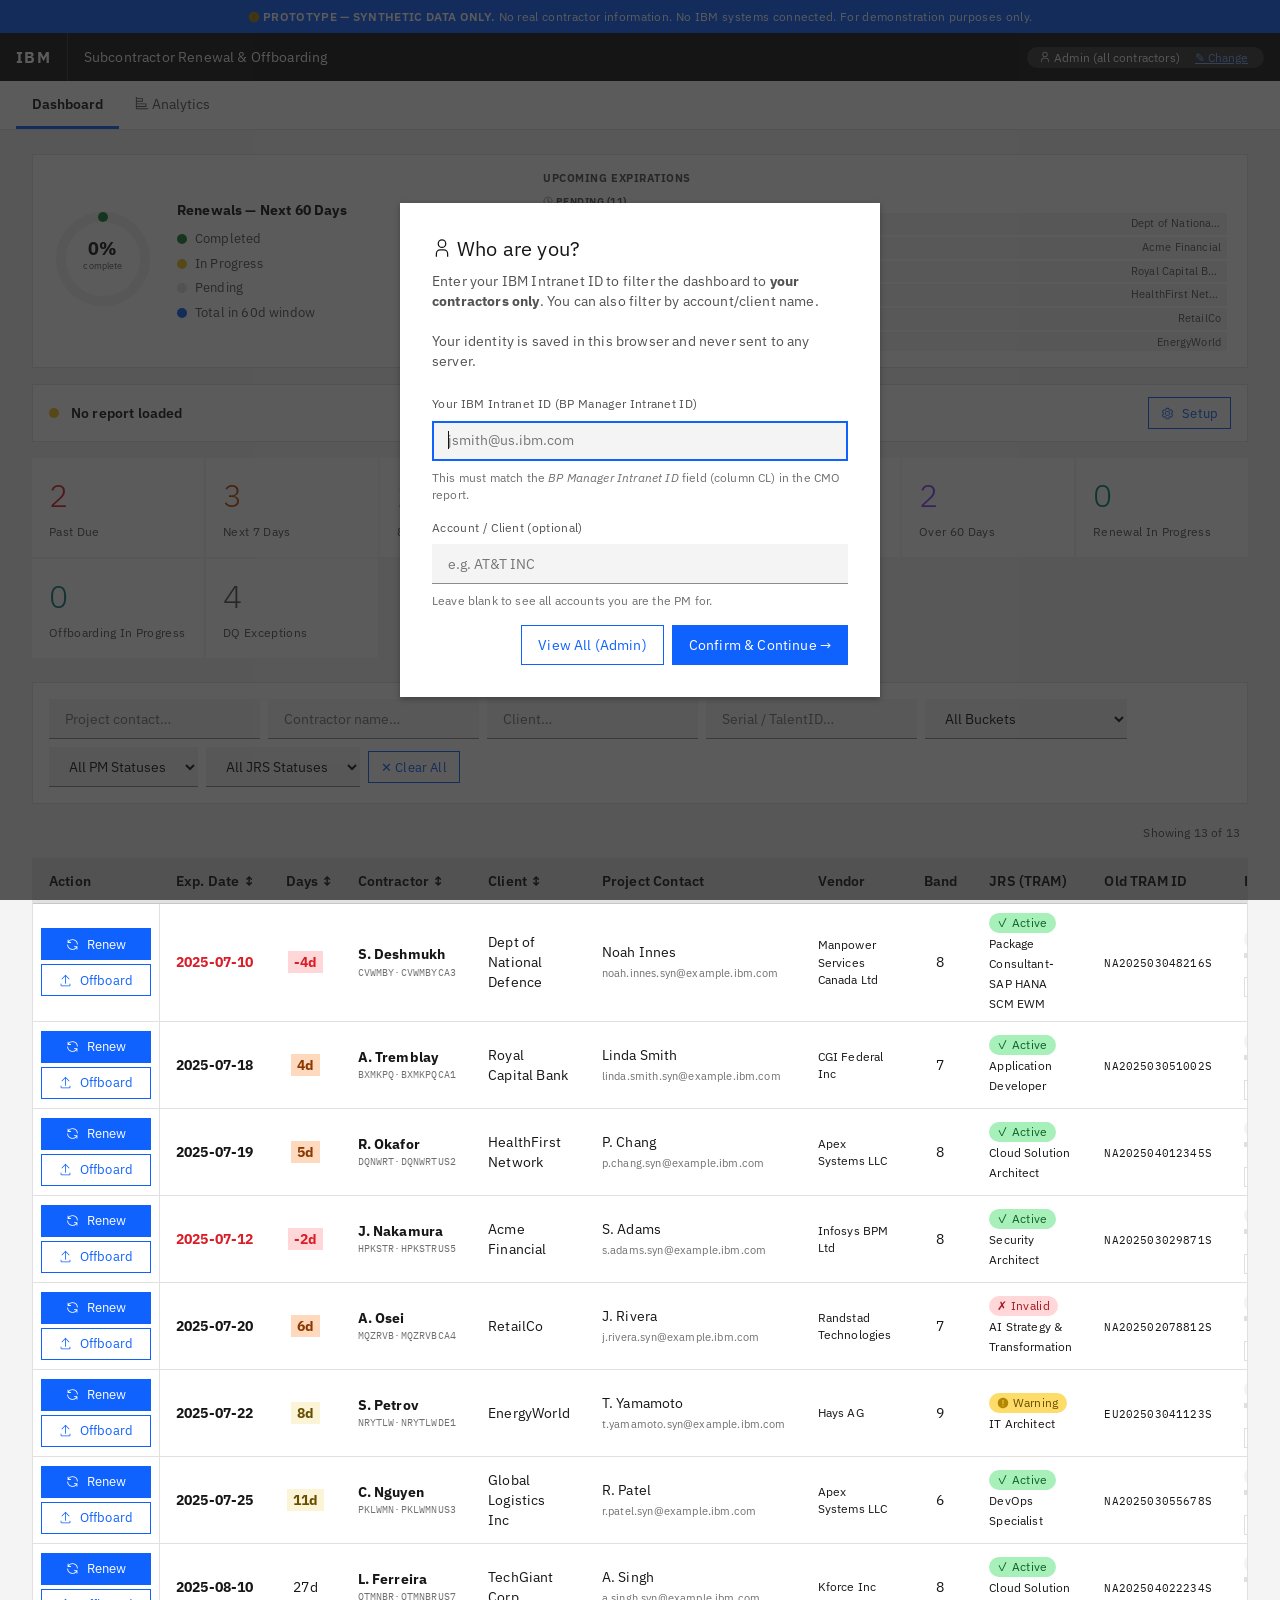
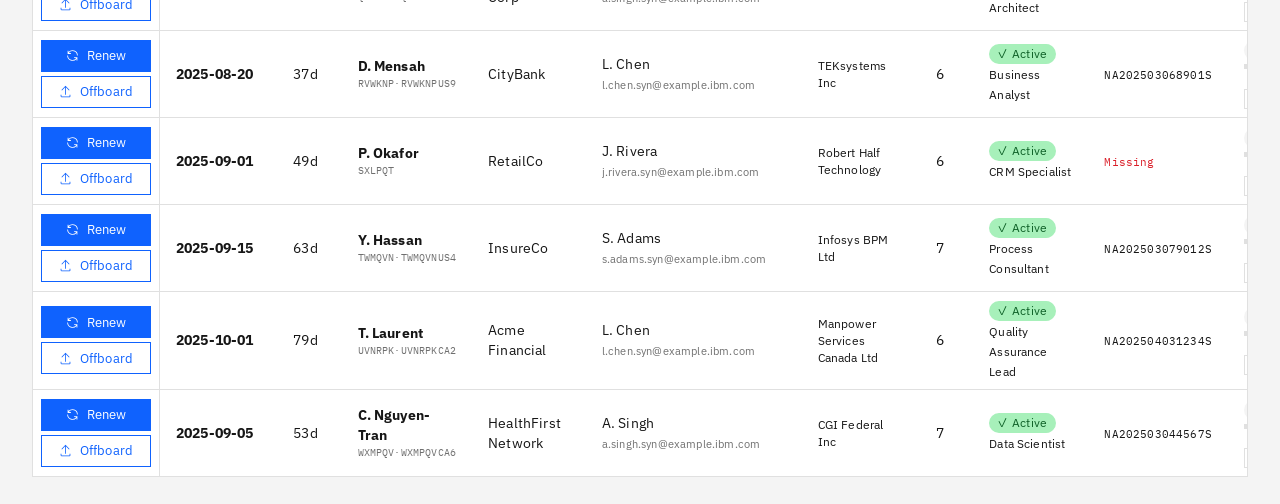
<file: index.html>
<!DOCTYPE html>
<html lang="en">
<head>
<meta charset="UTF-8">
<meta http-equiv="refresh" content="0; url=app.html">
<title>TRAM Renewals</title>
</head>
<body>
<p>Redirecting to <a href="app.html">app.html</a>…</p>
</body>
</html>
</file>
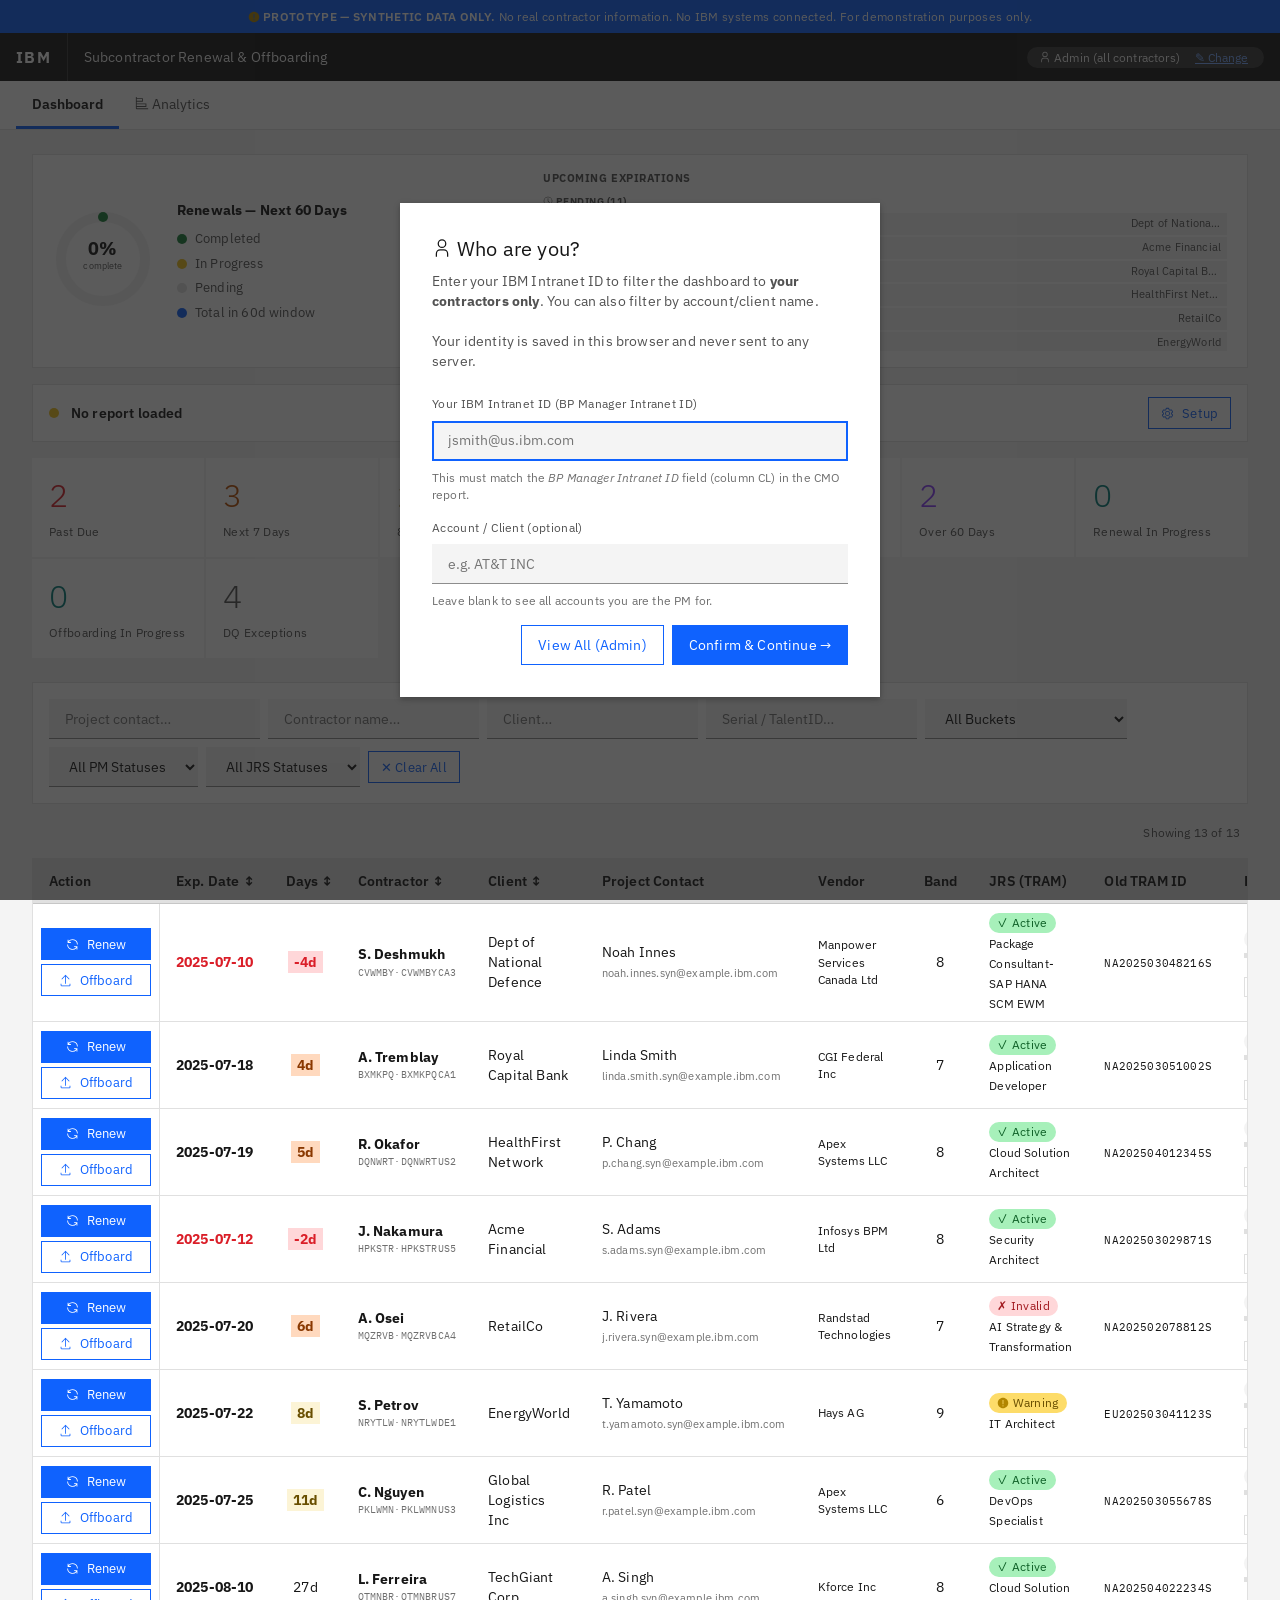
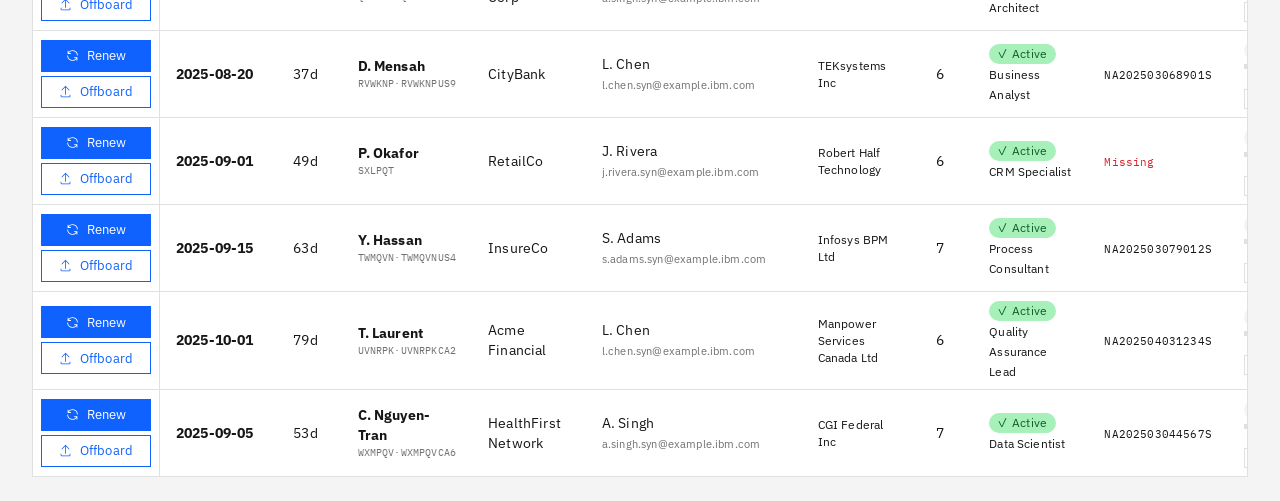
<file: app.html>
<!DOCTYPE html>
<html lang="en">
<head>
<meta charset="UTF-8">
<meta name="viewport" content="width=device-width, initial-scale=1.0">
<title>TRAM Subcontractor Renewal & Offboarding — Prototype</title>
<link rel="preconnect" href="https://fonts.googleapis.com">
<link href="https://fonts.googleapis.com/css2?family=IBM+Plex+Mono:wght@400;600&family=IBM+Plex+Sans:wght@300;400;600;700&display=swap" rel="stylesheet">
<style>
  /* IBM Carbon Design System (g10 theme) — IBM Plex, 0-radius, 2px focus ring, 8px grid */
  *{box-sizing:border-box;margin:0;padding:0}
  body{font-family:"IBM Plex Sans","Helvetica Neue",Arial,sans-serif;font-size:14px;line-height:1.43;letter-spacing:.16px;background:#f4f4f4;color:#161616;-webkit-font-smoothing:antialiased}
  :focus-visible{outline:2px solid #0f62fe;outline-offset:-2px}
  code,.email-preview{font-family:"IBM Plex Mono",Menlo,Consolas,monospace}
  .banner{background:#0f62fe;color:#fff;text-align:center;padding:8px 16px;font-size:12px;letter-spacing:.32px}
  .banner b{color:#fff;font-weight:600}
  header{background:#161616;color:#fff;height:48px;padding:0 16px;display:flex;align-items:center;gap:16px}
  header .logo{font-weight:700;font-size:16px;color:#fff;letter-spacing:.08em;padding-right:16px;border-right:1px solid #393939;line-height:48px}
  header .title{font-size:14px;color:#f4f4f4;font-weight:400}
  header .role-badge{margin-left:auto;background:#393939;color:#f4f4f4;border-radius:16px;padding:2px 12px;font-size:12px}
  nav{background:#fff;border-bottom:1px solid #e0e0e0;padding:0 16px;display:flex}
  nav button{height:48px;padding:0 16px;border:none;background:none;cursor:pointer;font-family:inherit;font-size:14px;color:#525252;border-bottom:3px solid transparent;font-weight:400;transition:background .11s}
  nav button.active{color:#161616;border-bottom-color:#0f62fe;font-weight:600}
  nav button:hover:not(.active){background:#e8e8e8;color:#161616}
  .main{max-width:100%;margin:0;padding:24px 32px}
  /* Tiles / bucket cards */
  .cards{display:grid;grid-template-columns:repeat(auto-fill,minmax(160px,1fr));gap:2px;margin-bottom:24px}
  .card{background:#fff;border:1px solid transparent;border-radius:0;padding:16px;text-align:left;cursor:pointer;transition:background .11s}
  .card:hover{background:#e8e8e8}
  .card.active-filter{outline:2px solid #0f62fe;outline-offset:-2px;background:#edf5ff}
  .card .num{font-size:32px;font-weight:300;line-height:1.25}
  .card .lbl{font-size:12px;color:#525252;margin-top:8px;letter-spacing:.32px}
  .card.red .num{color:#da1e28}.card.orange .num{color:#ba4e00}.card.yellow .num{color:#8e6a00}.card.blue .num{color:#0f62fe}
  .card.green .num{color:#198038}.card.purple .num{color:#8a3ffc}.card.teal .num{color:#007d79}.card.gray .num{color:#525252}
  .freshness-bar{background:#fff;border:1px solid #e0e0e0;border-radius:0;padding:12px 16px;margin-bottom:16px;display:flex;align-items:center;gap:12px;font-size:14px}
  .freshness-bar .dot{width:10px;height:10px;border-radius:50%;flex-shrink:0}
  .dot-ok{background:#24a148}.dot-warn{background:#f1c21b}.dot-stale{background:#da1e28}
  .freshness-bar span{color:#525252}.freshness-bar b{color:#161616;font-weight:600}
  .filters{background:#fff;border:1px solid #e0e0e0;border-radius:0;padding:16px;margin-bottom:16px}
  .filters-row{display:flex;flex-wrap:wrap;gap:8px;align-items:center}
  .filters-row input,.filters-row select,.combo-wrap input,.form-group input,.form-group select,.form-group textarea,.id-modal input{background:#f4f4f4;border:none;border-bottom:1px solid #8d8d8d;border-radius:0;font-family:inherit;color:#161616;outline:none}
  .filters-row input,.filters-row select{min-height:40px;padding:0 16px;font-size:14px;min-width:140px}
  .filters-row input:focus,.filters-row select:focus,.combo-wrap input:focus,.form-group input:focus,.form-group select:focus,.form-group textarea:focus,.id-modal input:focus{outline:2px solid #0f62fe;outline-offset:-2px}
  .btn{display:inline-flex;align-items:center;gap:8px;min-height:40px;padding:0 16px;border:1px solid transparent;border-radius:0;cursor:pointer;font-family:inherit;font-size:14px;font-weight:400;letter-spacing:.16px;transition:background .11s,color .11s}
  .btn-primary{background:#0f62fe;color:#fff}.btn-primary:hover{background:#0353e9}.btn-primary:active{background:#002d9c}
  .btn-secondary{background:transparent;color:#0f62fe;border-color:#0f62fe}.btn-secondary:hover{background:#0353e9;color:#fff}.btn-secondary:active{background:#002d9c;color:#fff}
  .btn-danger{background:#da1e28;color:#fff}.btn-danger:hover{background:#ba1b23}
  .btn-warn{background:#ff832b;color:#161616}.btn-warn:hover{background:#eb6200}
  .btn-green{background:#198038;color:#fff}.btn-green:hover{background:#0e6027}
  .btn-sm{min-height:32px;padding:0 12px;font-size:13px}
  .btn:disabled,.btn[disabled]{background:#c6c6c6;color:#8d8d8d;border-color:transparent;cursor:not-allowed}
  /* Data table */
  .table-outer{position:relative}
  .table-scroll-top{overflow-x:auto;overflow-y:hidden;height:12px}
  .table-scroll-top-inner{height:1px}
  .table-wrap{background:#fff;border:1px solid #e0e0e0;border-radius:0;overflow-x:auto;overflow-y:visible}
  table{width:100%;border-collapse:collapse;font-size:14px;min-width:1200px}
  thead th{position:sticky;top:0;z-index:2;background:#e0e0e0;padding:12px 16px;text-align:left;font-weight:600;color:#161616;border-bottom:1px solid #c6c6c6;white-space:nowrap;cursor:pointer;user-select:none}
  thead th:hover{background:#cacaca}
  th.col-action,td.col-action{position:sticky;left:0;z-index:1;background:#fff;min-width:120px;max-width:140px;border-right:1px solid #e0e0e0}
  thead th.col-action{z-index:3;background:#e0e0e0}
  th.col-date,td.col-date{min-width:100px;max-width:110px;white-space:nowrap}
  th.col-days,td.col-days{min-width:64px;max-width:72px;white-space:nowrap;text-align:center}
  td{padding:8px 16px;border-bottom:1px solid #e0e0e0;vertical-align:middle}
  tr:last-child td{border-bottom:none}
  tr:hover td{background:#e8e8e8}
  tr:hover td.col-action{background:#e8e8e8}
  /* Tags */
  .badge{display:inline-block;padding:2px 8px;border-radius:16px;font-size:12px;font-weight:400;line-height:1.33;letter-spacing:.32px}
  .badge-red{background:#ffd7d9;color:#a2191f}.badge-orange{background:#ffd9be;color:#8a3800}.badge-yellow{background:#fddc69;color:#684e00}
  .badge-green{background:#a7f0ba;color:#0e6027}.badge-blue{background:#d0e2ff;color:#0043ce}.badge-purple{background:#e8daff;color:#6929c4}
  .badge-gray{background:#e0e0e0;color:#161616}.badge-warn{background:#fddc69;color:#684e00}
  /* Side panel + modal */
  .overlay{display:none;position:fixed;inset:0;background:rgba(22,22,22,.5);z-index:100;align-items:flex-start;justify-content:flex-end}
  .overlay.open{display:flex}
  .panel{background:#fff;width:680px;max-width:98vw;height:100vh;overflow-y:auto;padding:0;box-shadow:0 2px 6px rgba(0,0,0,.3);display:flex;flex-direction:column}
  .panel-header,.modal-header{padding:16px 24px;border-bottom:1px solid #e0e0e0;display:flex;align-items:center;gap:12px;position:sticky;top:0;background:#fff;z-index:1}
  .panel-header h2,.modal-header h2{font-size:20px;font-weight:400;flex:1;line-height:1.4}
  .panel-body{padding:24px;flex:1}
  .section-title{font-size:12px;font-weight:600;text-transform:uppercase;letter-spacing:.32px;color:#525252;margin:24px 0 8px}
  .info-grid{display:grid;grid-template-columns:1fr 1fr;gap:8px 24px}
  .info-item label{display:block;font-size:12px;color:#6f6f6f;letter-spacing:.32px;margin-bottom:2px}
  .info-item span{font-size:14px;color:#161616}
  .dq-warn{background:#fcf4d6;border-left:3px solid #f1c21b;border-radius:0;padding:12px 16px;font-size:14px;color:#161616;margin-bottom:8px}
  .modal-overlay{display:none;position:fixed;inset:0;background:rgba(22,22,22,.5);z-index:200;align-items:center;justify-content:center}
  .modal-overlay.open{display:flex}
  .modal{background:#fff;border-radius:0;width:760px;max-width:96vw;max-height:92vh;overflow-y:auto;box-shadow:0 2px 6px rgba(0,0,0,.3)}
  .modal-body{padding:24px}
  .modal-footer{padding:16px 24px;border-top:1px solid #e0e0e0;display:flex;gap:8px;justify-content:flex-end;position:sticky;bottom:0;background:#fff}
  /* Combo filter */
  .combo-wrap{position:relative;display:inline-block}
  .combo-wrap input{min-height:40px;padding:0 16px;font-size:14px;min-width:150px;width:100%}
  .combo-list{position:absolute;top:100%;left:0;min-width:100%;max-height:220px;overflow-y:auto;background:#fff;border:1px solid #e0e0e0;border-radius:0;box-shadow:0 2px 6px rgba(0,0,0,.3);z-index:9999;display:none}
  .combo-list.open{display:block}
  .combo-item{padding:12px 16px;font-size:14px;color:#161616;cursor:pointer;white-space:nowrap;overflow:hidden;text-overflow:ellipsis}
  .combo-item:hover,.combo-item.hi{background:#e8e8e8}
  /* Progress indicator (renewal stepper) */
  .rnw-stepper{display:flex;align-items:center;gap:0;margin-bottom:24px;padding:0 4px}
  .rnw-step{display:flex;align-items:center;gap:8px;flex:1;position:relative}
  .rnw-step:not(:last-child)::after{content:'';position:absolute;right:0;top:50%;width:calc(100% - 124px);height:1px;background:#8d8d8d;transform:translateY(-50%);left:124px}
  .rnw-step.done::after{background:#0f62fe}
  .rnw-circle{width:24px;height:24px;border-radius:50%;display:flex;align-items:center;justify-content:center;font-weight:600;font-size:12px;flex-shrink:0;border:2px solid #8d8d8d;background:#fff;color:#525252;z-index:1}
  .rnw-step.active .rnw-circle{border-color:#0f62fe;background:#0f62fe;color:#fff}
  .rnw-step.done .rnw-circle{border-color:#0f62fe;background:#fff;color:#0f62fe}
  .rnw-label{font-size:14px;color:#525252;white-space:nowrap}
  .rnw-step.active .rnw-label{color:#161616;font-weight:600}
  .rnw-step.done .rnw-label{color:#161616}
  /* Forms */
  .form-group{margin-bottom:16px}
  .form-group label,.id-modal label{display:block;font-size:12px;color:#525252;letter-spacing:.32px;margin-bottom:8px}
  .form-group input,.form-group select,.form-group textarea{width:100%;min-height:40px;padding:0 16px;font-size:14px}
  .form-group textarea{padding:11px 16px}
  .form-grid{display:grid;grid-template-columns:1fr 1fr;gap:16px}
  .attest-box{border:1px solid #e0e0e0;border-radius:0;padding:16px;margin-bottom:8px;background:#f4f4f4}
  .attest-box label{display:flex;gap:12px;cursor:pointer;font-size:14px;color:#161616;line-height:1.43}
  .attest-box input[type=checkbox]{width:16px;height:16px;margin-top:2px;flex-shrink:0;accent-color:#0f62fe}
  .attest-box.checked{border-color:#24a148;background:#defbe6}
  /* Inline notifications */
  .jrs-result{border-radius:0;padding:12px 16px;margin-bottom:8px;font-size:14px;border-left:3px solid;color:#161616}
  .jrs-active{background:#defbe6;border-color:#24a148}.jrs-warn{background:#fcf4d6;border-color:#f1c21b}
  .jrs-error{background:#fff1f1;border-color:#da1e28}.jrs-blocked{background:#f6f2ff;border-color:#8a3ffc}
  .recon-table{width:100%;border-collapse:collapse;font-size:14px;margin-bottom:12px;min-width:0}
  .recon-table th{background:#e0e0e0;padding:8px 16px;text-align:left;font-size:12px;font-weight:600;color:#161616;border-bottom:1px solid #c6c6c6}
  .recon-table td{padding:8px 16px;border-bottom:1px solid #e0e0e0;vertical-align:middle}
  .recon-match{color:#198038;font-weight:600}.recon-mismatch{color:#da1e28;font-weight:600}
  .timeline{list-style:none}
  .timeline li{display:flex;gap:12px;margin-bottom:16px}
  .tl-dot{width:10px;height:10px;border-radius:50%;background:#0f62fe;margin-top:5px;flex-shrink:0}
  .tl-dot.green{background:#24a148}.tl-dot.orange{background:#ff832b}.tl-dot.red{background:#da1e28}.tl-dot.blue{background:#0f62fe}
  .tl-content .tl-time{font-size:12px;color:#6f6f6f}.tl-content .tl-action{font-size:14px;font-weight:600;color:#161616}.tl-content .tl-detail{font-size:12px;color:#525252}
  .steps{display:flex;gap:0;margin-bottom:24px;background:#f4f4f4;border:1px solid #e0e0e0;border-radius:0;overflow:hidden}
  .step{flex:1;padding:12px 8px;text-align:center;font-size:12px;color:#525252;border-right:1px solid #e0e0e0}
  .step:last-child{border-right:none}
  .step.done{background:#defbe6;color:#0e6027}.step.active{background:#edf5ff;color:#0043ce}.step.blocked{background:#fff1f1;color:#a2191f}
  .dq-card{background:#fff;border:1px solid #e0e0e0;border-radius:0;padding:16px;margin-bottom:8px}
  .dq-card h3{font-size:16px;font-weight:400;margin-bottom:8px;display:flex;align-items:center;gap:8px}
  .dq-card p{font-size:14px;color:#525252;margin-bottom:8px}
  .tag{display:inline-block;padding:2px 8px;border-radius:16px;font-size:12px;letter-spacing:.32px;margin-right:4px}
  .tag-error{background:#ffd7d9;color:#a2191f}.tag-warn{background:#fddc69;color:#684e00}.tag-info{background:#d0e2ff;color:#0043ce}
  hr.divider{border:none;border-top:1px solid #e0e0e0;margin:16px 0}
  .confirm-row{background:#defbe6;border-left:3px solid #24a148;border-radius:0;padding:12px 16px;margin-bottom:8px;font-size:14px}
  .confirm-row b{color:#0e6027;font-weight:600}
  .email-preview{background:#f4f4f4;border:1px solid #e0e0e0;border-radius:0;padding:16px;font-size:13px;white-space:pre-wrap;line-height:1.6}
  .field-changed{background:#fcf4d6}
  .status-dot{display:inline-block;width:8px;height:8px;border-radius:50%;margin-right:8px}
  .sd-green{background:#24a148}.sd-red{background:#da1e28}.sd-yellow{background:#f1c21b}.sd-blue{background:#0f62fe}
  /* Identity modal */
  @keyframes spin{from{transform:rotate(0deg)}to{transform:rotate(360deg)}}
  .id-modal-overlay{display:none;position:fixed;inset:0;background:rgba(22,22,22,.7);z-index:500;align-items:center;justify-content:center;pointer-events:none}
  .id-modal-overlay.open{display:flex;pointer-events:all}
  .id-modal{background:#fff;border-radius:0;width:480px;max-width:96vw;padding:32px;box-shadow:0 2px 6px rgba(0,0,0,.3)}
  .id-modal h2{font-size:20px;font-weight:400;margin-bottom:8px;color:#161616}
  .id-modal p{font-size:14px;color:#525252;margin-bottom:24px;line-height:1.43}
  .id-modal input{width:100%;min-height:40px;padding:0 16px;font-size:14px;margin-bottom:16px}
  .id-modal .id-hint{font-size:12px;color:#6f6f6f;margin-top:-8px;margin-bottom:16px}
  .id-modal .id-actions{display:flex;gap:8px;justify-content:flex-end;margin-top:8px}
  .id-active-badge{background:transparent;color:#78a9ff;border:none;padding:0 4px;font-size:12px;margin-left:8px;cursor:pointer;font-family:inherit;text-decoration:underline}
  .id-active-badge:hover{color:#a6c8ff}
  .cds-ic{width:1em;height:1em;vertical-align:-.125em;flex-shrink:0}
</style>
</head>
<body>

<!-- ═══════════════════════════════════════════
     IDENTITY MODAL — shown before dashboard if no identity saved
═══════════════════════════════════════════ -->
<div class="id-modal-overlay" id="identityModal">
  <div class="id-modal">
    <h2><svg class="cds-ic" viewBox="0 0 32 32" fill="currentColor" aria-hidden="true"><path d="M16 4a5 5 0 11-5 5 5 5 0 015-5m0-2a7 7 0 107 7A7 7 0 0016 2zM26 30H24V25a5 5 0 00-5-5H13a5 5 0 00-5 5v5H6V25a7 7 0 017-7h6a7 7 0 017 7z"/></svg> Who are you?</h2>
    <p>Enter your IBM Intranet ID to filter the dashboard to <b>your contractors only</b>. You can also filter by account/client name.<br><br>Your identity is saved in this browser and never sent to any server.</p>
    <label>Your IBM Intranet ID (BP Manager Intranet ID)</label>
    <input id="id-intranetId" type="email" placeholder="jsmith@us.ibm.com" autocomplete="email"
           oninput="clearIdentityError()" onkeydown="if(event.key==='Enter') saveIdentity()">
    <div id="id-intranetId-error" style="display:none;color:#da1e28;font-size:12px;font-weight:600;margin-top:-10px;margin-bottom:10px"></div>
    <div class="id-hint">This must match the <em>BP Manager Intranet ID</em> field (column CL) in the CMO report.</div>
    <label>Account / Client (optional)</label>
    <input id="id-client" type="text" placeholder="e.g. AT&T INC">
    <div class="id-hint">Leave blank to see all accounts you are the PM for.</div>
    <!-- Admin PIN gate — hidden until "View All" is clicked -->
    <div id="adminPinSection" style="display:none;margin-top:12px;padding:12px;background:#f4f4f4;border:1px solid #e0e0e0;border-radius:0">
      <label style="font-size:13px;font-weight:600;color:#161616">Admin PIN</label>
      <input id="adminPinInput" type="password" placeholder="Enter admin PIN"
             style="width:100%;padding:8px 10px;border:1px solid #c6c6c6;border-radius:0;font-size:14px;margin-top:4px;box-sizing:border-box"
             onkeydown="if(event.key==='Enter') confirmAdminPin()">
      <div id="adminPinError" style="color:#da1e28;font-size:12px;margin-top:4px;display:none">Incorrect PIN. Try again.</div>
      <div style="display:flex;gap:8px;margin-top:8px">
        <button class="btn btn-secondary" style="flex:1" onclick="hideAdminPin()">Cancel</button>
        <button class="btn btn-primary" style="flex:1" onclick="confirmAdminPin()">Confirm</button>
      </div>
    </div>
    <div class="id-actions" id="adminPinActions">
      <button class="btn btn-secondary" onclick="showAdminPin()">View All (Admin)</button>
      <button class="btn btn-primary" onclick="saveIdentity()">Confirm &amp; Continue →</button>
    </div>
  </div>
</div>

<div class="banner" id="appBanner"><svg class="cds-ic" viewBox="0 0 32 32" fill="#b28600" aria-hidden="true"><path d="M16,2C8.3,2,2,8.3,2,16s6.3,14,14,14s14-6.3,14-14C30,8.3,23.7,2,16,2z M14.9,8h2.2v11h-2.2V8z M16,25 c-0.8,0-1.5-0.7-1.5-1.5S15.2,22,16,22c0.8,0,1.5,0.7,1.5,1.5S16.8,25,16,25z"/></svg> <b>PROTOTYPE — SYNTHETIC DATA ONLY.</b> No real contractor information. No IBM systems connected. For demonstration purposes only.</div>

<header>
  <div class="logo">IBM</div>
  <div class="title">Subcontractor Renewal &amp; Offboarding</div>
  <div class="role-badge" id="headerBadge"><svg class="cds-ic" viewBox="0 0 32 32" fill="currentColor" aria-hidden="true"><path d="M16 4a5 5 0 11-5 5 5 5 0 015-5m0-2a7 7 0 107 7A7 7 0 0016 2zM26 30H24V25a5 5 0 00-5-5H13a5 5 0 00-5 5v5H6V25a7 7 0 017-7h6a7 7 0 017 7z"/></svg> —</div>
</header>

<nav>
  <button class="active" onclick="showTab('dashboard',this)">Dashboard</button>
  <button onclick="showTab('analytics',this)"><svg class="cds-ic" viewBox="0 0 32 32" fill="currentColor" aria-hidden="true"><path d="M4,2H2V28a2,2,0,0,0,2,2H30V28H4V25H26V17H4V13H18V5H4ZM24,19v4H4V19ZM16,7v4H4V7Z"/></svg> Analytics</button>
</nav>

<div class="main">

<!-- ═══════════════════════════════════════════
     TAB: DASHBOARD
═══════════════════════════════════════════ -->
<div id="tab-dashboard">

  <!-- ── 60-Day Renewal Progress Ring ── -->
  <div id="renewalProgressWidget" style="background:#fff;border:1px solid #e0e0e0;border-radius:0;padding:16px 20px;margin-bottom:16px;display:flex;gap:24px;align-items:center;flex-wrap:wrap">
    <div style="position:relative;flex-shrink:0">
      <svg width="100" height="100" viewBox="0 0 100 100">
        <circle cx="50" cy="50" r="42" fill="none" stroke="#f4f4f4" stroke-width="10"/>
        <circle id="rpRingDone" cx="50" cy="50" r="42" fill="none" stroke="#198038" stroke-width="10"
                stroke-linecap="round" stroke-dasharray="0 264" transform="rotate(-90 50 50)" style="transition:stroke-dasharray .5s ease"/>
        <circle id="rpRingIP" cx="50" cy="50" r="42" fill="none" stroke="#f1c21b" stroke-width="10"
                stroke-linecap="round" stroke-dasharray="0 264" transform="rotate(-90 50 50)" style="transition:stroke-dasharray .5s ease;display:none"/>
        <text id="rpPct" x="50" y="46" text-anchor="middle" font-size="18" font-weight="700" fill="#161616">0%</text>
        <text x="50" y="60" text-anchor="middle" font-size="9" fill="#525252">complete</text>
      </svg>
    </div>
    <div style="flex:1;min-width:200px">
      <div style="font-weight:700;font-size:14px;margin-bottom:10px;color:#161616">Renewals — Next 60 Days</div>
      <div style="display:flex;flex-direction:column;gap:6px" id="rpLegend"></div>
    </div>
    <div style="flex:2;min-width:260px;max-height:180px;overflow-y:auto">
      <div style="font-size:11px;font-weight:700;text-transform:uppercase;letter-spacing:.05em;color:#525252;margin-bottom:8px">Upcoming expirations</div>
      <div id="rpTimeline"></div>
    </div>
  </div>

  <div class="freshness-bar" id="freshnessBar">
    <div class="dot dot-warn" id="freshnessDot"></div>
    <div id="freshnessText">
      <b id="freshnessFile">No report loaded</b>
      <span id="freshnessDate" style="margin-left:12px"></span>
      <span id="freshnessIngested" style="margin-left:12px"></span>
      <span id="freshnessStale" style="margin-left:12px;color:#b28600;font-weight:600"></span>
    </div>
    <button class="btn btn-secondary btn-sm" style="margin-left:auto" id="setupBtn" onclick="openSetupPanel()"><svg class="cds-ic" viewBox="0 0 32 32" fill="currentColor" aria-hidden="true"><path d="M27,16.76c0-.25,0-.5,0-.76s0-.51,0-.77l1.92-1.68A2,2,0,0,0,29.3,11L26.94,7a2,2,0,0,0-1.73-1,2,2,0,0,0-.64.1l-2.43.82a11.35,11.35,0,0,0-1.31-.75l-.51-2.52a2,2,0,0,0-2-1.61H13.64a2,2,0,0,0-2,1.61l-.51,2.52a11.48,11.48,0,0,0-1.32.75L7.43,6.06A2,2,0,0,0,6.79,6,2,2,0,0,0,5.06,7L2.7,11a2,2,0,0,0,.41,2.51L5,15.24c0,.25,0,.5,0,.76s0,.51,0,.77L3.11,18.45A2,2,0,0,0,2.7,21L5.06,25a2,2,0,0,0,1.73,1,2,2,0,0,0,.64-.1l2.43-.82a11.35,11.35,0,0,0,1.31.75l.51,2.52a2,2,0,0,0,2,1.61h4.72a2,2,0,0,0,2-1.61l.51-2.52a11.48,11.48,0,0,0,1.32-.75l2.42.82a2,2,0,0,0,.64.1,2,2,0,0,0,1.73-1L29.3,21a2,2,0,0,0-.41-2.51ZM25.21,24l-3.43-1.16a8.86,8.86,0,0,1-2.71,1.57L18.36,28H13.64l-.71-3.55a9.36,9.36,0,0,1-2.7-1.57L6.79,24,4.43,20l2.72-2.4a8.9,8.9,0,0,1,0-3.13L4.43,12,6.79,8l3.43,1.16a8.86,8.86,0,0,1,2.71-1.57L13.64,4h4.72l.71,3.55a9.36,9.36,0,0,1,2.7,1.57L25.21,8,27.57,12l-2.72,2.4a8.9,8.9,0,0,1,0,3.13L27.57,20Z M16,22a6,6,0,1,1,6-6A5.94,5.94,0,0,1,16,22Zm0-10a3.91,3.91,0,0,0-4,4,3.91,3.91,0,0,0,4,4,3.91,3.91,0,0,0,4-4A3.91,3.91,0,0,0,16,12Z"/></svg> Setup</button>
  </div>

  <div class="cards" id="bucketCards">
    <div class="card red" onclick="filterBucket('past-due',this)" title="Past due">
      <div class="num" id="cnt-past">3</div>
      <div class="lbl">Past Due</div>
    </div>
    <div class="card orange" onclick="filterBucket('0-7',this)" title="0–7 days">
      <div class="num" id="cnt-07">4</div>
      <div class="lbl">Next 7 Days</div>
    </div>
    <div class="card yellow" onclick="filterBucket('8-14',this)" title="8–14 days">
      <div class="num" id="cnt-814">5</div>
      <div class="lbl">8–14 Days</div>
    </div>
    <div class="card blue" onclick="filterBucket('15-30',this)" title="15–30 days">
      <div class="num" id="cnt-1530">6</div>
      <div class="lbl">15–30 Days</div>
    </div>
    <div class="card green" onclick="filterBucket('31-60',this)" title="31–60 days">
      <div class="num" id="cnt-3160">8</div>
      <div class="lbl">31–60 Days</div>
    </div>
    <div class="card purple" onclick="filterBucket('60+',this)" title=">60 days">
      <div class="num" id="cnt-60p">12</div>
      <div class="lbl">Over 60 Days</div>
    </div>
    <div class="card teal" onclick="filterBucket('renewal-ip',this)" title="Renewal in progress">
      <div class="num" id="cnt-rip">7</div>
      <div class="lbl">Renewal In Progress</div>
    </div>
    <div class="card teal" onclick="filterBucket('offboard-ip',this)" title="Offboarding in progress">
      <div class="num" id="cnt-oip">2</div>
      <div class="lbl">Offboarding In Progress</div>
    </div>
    <div class="card gray" onclick="filterBucket('dq',this)" title="Data quality">
      <div class="num" id="cnt-dq">4</div>
      <div class="lbl">DQ Exceptions</div>
    </div>
  </div>

  <div class="filters">
    <div class="filters-row">
      <!-- Smart combo: type to search, dropdown shows matching options from live data -->
      <div class="combo-wrap" id="cw-contact">
        <input id="f-contact" type="text" placeholder="Project contact…" autocomplete="off"
               oninput="_comboInput('contact')" onfocus="_comboOpen('contact')" onblur="_comboBlur('contact')">
        <div class="combo-list" id="cl-contact"></div>
      </div>
      <div class="combo-wrap" id="cw-contractor">
        <input id="f-contractor" type="text" placeholder="Contractor name…" autocomplete="off"
               oninput="_comboInput('contractor')" onfocus="_comboOpen('contractor')" onblur="_comboBlur('contractor')">
        <div class="combo-list" id="cl-contractor"></div>
      </div>
      <div class="combo-wrap" id="cw-client">
        <input id="f-client" type="text" placeholder="Client…" autocomplete="off"
               oninput="_comboInput('client')" onfocus="_comboOpen('client')" onblur="_comboBlur('client')">
        <div class="combo-list" id="cl-client"></div>
      </div>
      <div class="combo-wrap" id="cw-serial">
        <input id="f-serial" type="text" placeholder="Serial / TalentID…" autocomplete="off"
               oninput="_comboInput('serial')" onfocus="_comboOpen('serial')" onblur="_comboBlur('serial')">
        <div class="combo-list" id="cl-serial"></div>
      </div>
      <select id="f-bucket" onchange="applyFilters()">
        <option value="">All Buckets</option>
        <option value="past-due">Past Due</option>
        <option value="0-7">Next 7 Days</option>
        <option value="8-14">8–14 Days</option>
        <option value="15-30">15–30 Days</option>
        <option value="31-60">31–60 Days</option>
        <option value="60+">Over 60 Days</option>
        <option value="renewal-ip">Renewal In Progress</option>
        <option value="offboard-ip">Offboarding In Progress</option>
      </select>
      <select id="f-pmstatus" onchange="applyFilters()">
        <option value="">All PM Statuses</option>
        <option value="Pending">Pending</option>
        <option value="In Progress">In Progress</option>
        <option value="Renewed">Renewed</option>
        <option value="Offboarded">Offboarded</option>
      </select>
      <select id="f-jrs" onchange="applyFilters()">
        <option value="">All JRS Statuses</option>
        <option value="active">JRS Active</option>
        <option value="warn">JRS Warning</option>
        <option value="invalid">JRS Invalid</option>
      </select>
      <button class="btn btn-secondary btn-sm" onclick="clearFilters()">✕ Clear All</button>
    </div>
  </div>

  <div style="font-size:12px;color:#525252;text-align:right;padding:4px 8px" id="tableRowCount"></div>
  <div class="table-outer">
    <div class="table-scroll-top" id="tableScrollTop">
      <div class="table-scroll-top-inner" id="tableScrollTopInner"></div>
    </div>
    <div class="table-wrap" id="tableWrap">
      <table id="mainTable">
        <thead>
          <tr>
            <th class="col-action">Action</th>
            <th class="col-date" onclick="sortTable(0)" title="Sort">Exp. Date ↕</th>
            <th class="col-days" onclick="sortTable(1)" title="Sort">Days ↕</th>
            <th onclick="sortTable(2)">Contractor ↕</th>
            <th onclick="sortTable(3)">Client ↕</th>
            <th onclick="sortTable(4)">Project Contact</th>
            <th onclick="sortTable(5)">Vendor</th>
            <th onclick="sortTable(6)">Band</th>
            <th onclick="sortTable(7)">JRS (TRAM)</th>
            <th onclick="sortTable(8)">Old TRAM ID</th>
            <th>PM Status</th>
          </tr>
        </thead>
        <tbody id="tableBody"></tbody>
      </table>
    </div>
  </div>
</div>

<!-- ═══════════════════════════════════════════
     TAB: RENEWAL WORKFLOW
═══════════════════════════════════════════ -->
<!-- ═══════════════════════════════════════════
     TAB: ANALYTICS
═══════════════════════════════════════════ -->
<div id="tab-analytics" style="display:none">
  <div style="padding:24px">

    <!-- Filters -->
    <div style="display:flex;gap:12px;flex-wrap:wrap;align-items:center;margin-bottom:24px">
      <div>
        <label style="font-size:12px;color:#525252;display:block;margin-bottom:4px">Market / Sector (col GM)</label>
        <select id="an-sector" onchange="renderAnalytics()" style="padding:6px 10px;border:1px solid #c6c6c6;border-radius:0;font-size:13px;min-width:160px">
          <option value="">All Sectors</option>
        </select>
      </div>
      <div>
        <label style="font-size:12px;color:#525252;display:block;margin-bottom:4px">Client</label>
        <select id="an-client" onchange="renderAnalytics()" style="padding:6px 10px;border:1px solid #c6c6c6;border-radius:0;font-size:13px;min-width:200px">
          <option value="">All Clients</option>
        </select>
      </div>
      <div style="margin-left:auto;font-size:12px;color:#525252" id="an-scope"></div>
    </div>

    <!-- Summary cards row -->
    <div style="display:grid;grid-template-columns:repeat(auto-fill,minmax(140px,1fr));gap:12px;margin-bottom:28px" id="an-cards"></div>

    <!-- Charts grid -->
    <div style="display:grid;grid-template-columns:1fr 1fr;gap:24px;margin-bottom:24px">
      <!-- Expiry bucket bar chart -->
      <div style="background:#fff;border:1px solid #e0e0e0;border-radius:16px;padding:20px">
        <div style="font-weight:600;font-size:14px;margin-bottom:16px;color:#161616">Contractors by Expiry Bucket</div>
        <div id="an-chart-bucket"></div>
      </div>
      <!-- Sector donut -->
      <div style="background:#fff;border:1px solid #e0e0e0;border-radius:16px;padding:20px">
        <div style="font-weight:600;font-size:14px;margin-bottom:16px;color:#161616">Distribution by Sector</div>
        <div id="an-chart-sector"></div>
      </div>
    </div>

    <!-- Top clients bar + Top vendors bar -->
    <div style="display:grid;grid-template-columns:1fr 1fr;gap:24px;margin-bottom:24px">
      <div style="background:#fff;border:1px solid #e0e0e0;border-radius:16px;padding:20px">
        <div style="font-weight:600;font-size:14px;margin-bottom:16px;color:#161616">Top 10 Clients</div>
        <div id="an-chart-clients"></div>
      </div>
      <div style="background:#fff;border:1px solid #e0e0e0;border-radius:16px;padding:20px">
        <div style="font-weight:600;font-size:14px;margin-bottom:16px;color:#161616">Top 10 Vendors</div>
        <div id="an-chart-vendors"></div>
      </div>
    </div>

    <!-- Expiry timeline -->
    <div style="background:#fff;border:1px solid #e0e0e0;border-radius:16px;padding:20px;margin-bottom:24px">
      <div style="font-weight:600;font-size:14px;margin-bottom:4px;color:#161616">Expiry Timeline — Contractors expiring per month</div>
      <div style="font-size:12px;color:#525252;margin-bottom:16px">Each bar = number of contractors whose contract ends in that month</div>
      <div id="an-chart-timeline"></div>
    </div>

  </div>
</div>


</div><!-- /main -->

<!-- ═══════════════════════════════════════════
     SETUP PANEL (slide-in from right)
═══════════════════════════════════════════ -->
<div class="overlay" id="setupOverlay" onclick="closeSetupPanel(event)">
  <div class="panel" id="setupPanel">
    <div class="panel-header">
      <h2 id="setupPanelTitle"><svg class="cds-ic" viewBox="0 0 32 32" fill="currentColor" aria-hidden="true"><path d="M27,16.76c0-.25,0-.5,0-.76s0-.51,0-.77l1.92-1.68A2,2,0,0,0,29.3,11L26.94,7a2,2,0,0,0-1.73-1,2,2,0,0,0-.64.1l-2.43.82a11.35,11.35,0,0,0-1.31-.75l-.51-2.52a2,2,0,0,0-2-1.61H13.64a2,2,0,0,0-2,1.61l-.51,2.52a11.48,11.48,0,0,0-1.32.75L7.43,6.06A2,2,0,0,0,6.79,6,2,2,0,0,0,5.06,7L2.7,11a2,2,0,0,0,.41,2.51L5,15.24c0,.25,0,.5,0,.76s0,.51,0,.77L3.11,18.45A2,2,0,0,0,2.7,21L5.06,25a2,2,0,0,0,1.73,1,2,2,0,0,0,.64-.1l2.43-.82a11.35,11.35,0,0,0,1.31.75l.51,2.52a2,2,0,0,0,2,1.61h4.72a2,2,0,0,0,2-1.61l.51-2.52a11.48,11.48,0,0,0,1.32-.75l2.42.82a2,2,0,0,0,.64.1,2,2,0,0,0,1.73-1L29.3,21a2,2,0,0,0-.41-2.51ZM25.21,24l-3.43-1.16a8.86,8.86,0,0,1-2.71,1.57L18.36,28H13.64l-.71-3.55a9.36,9.36,0,0,1-2.7-1.57L6.79,24,4.43,20l2.72-2.4a8.9,8.9,0,0,1,0-3.13L4.43,12,6.79,8l3.43,1.16a8.86,8.86,0,0,1,2.71-1.57L13.64,4h4.72l.71,3.55a9.36,9.36,0,0,1,2.7,1.57L25.21,8,27.57,12l-2.72,2.4a8.9,8.9,0,0,1,0,3.13L27.57,20Z M16,22a6,6,0,1,1,6-6A5.94,5.94,0,0,1,16,22Zm0-10a3.91,3.91,0,0,0-4,4,3.91,3.91,0,0,0,4,4,3.91,3.91,0,0,0,4-4A3.91,3.91,0,0,0,16,12Z"/></svg> Setup</h2>
      <button class="btn btn-secondary btn-sm" onclick="closeSetupPanel()">✕ Close</button>
    </div>
    <div class="panel-body">

      <!-- Status-only view for non-admins -->
      <div id="setupStatusOnly">
        <p style="font-size:13px;color:#525252;margin-bottom:16px">
          Files are loaded and managed by the app admin. Data is shared across all users — no action needed.
        </p>
        <div id="statusReport" style="font-size:13px;margin-bottom:8px"></div>
        <div id="statusTaxonomy" style="font-size:13px;margin-bottom:8px"></div>
        <div id="statusTemplate" style="font-size:13px;margin-bottom:8px"></div>
        <div id="setupSummary" style="margin-top:12px"></div>
        <hr style="border:none;border-top:1px solid #e0e0e0;margin:16px 0">
        <button id="setupAdminBtn" class="btn btn-secondary btn-sm" onclick="setupEnterAdminMode()"><svg class="cds-ic" viewBox="0 0 32 32" fill="currentColor" aria-hidden="true"><path d="M24,14H22V8A6,6,0,0,0,10,8v6H8a2,2,0,0,0-2,2V28a2,2,0,0,0,2,2H24a2,2,0,0,0,2-2V16A2,2,0,0,0,24,14ZM12,8a4,4,0,0,1,8,0v6H12ZM24,28H8V16H24Z"/></svg> Admin: Upload / Replace Files</button>
      </div>

      <!-- Admin upload controls — hidden until PIN verified -->
      <div id="setupAdminControls" style="display:none">

        <p style="font-size:13px;color:#525252;margin-bottom:20px">
          Upload your three files once. They are <b>saved to disk on the server</b> and auto-reload on every restart — no re-upload needed.
        </p>

        <input type="hidden" id="uploadPin">

        <!-- Report -->
        <div style="border:1px solid #e0e0e0;border-radius:0;padding:16px;margin-bottom:14px;background:#f4f4f4">
          <div style="font-weight:700;margin-bottom:4px">1. Contractor Report <span style="color:#da1e28">*</span></div>
          <div style="font-size:12px;color:#525252;margin-bottom:10px">
            The <code>.xlsb</code> or <code>.xlsx</code> CMO report.<br>
            Filename: <code>Contractor Management Outlook report IBM Consulting NA 09.07.xlsb</code>
          </div>
          <div style="display:flex;align-items:center;gap:10px">
            <input type="file" id="fileReport" accept=".xlsb,.xlsx" style="font-size:13px">
            <button class="btn btn-primary btn-sm" onclick="uploadFile('report')">Upload</button>
          </div>
          <div id="statusReportAdmin" style="margin-top:8px;font-size:13px"></div>
        </div>

        <!-- Taxonomy -->
        <div style="border:1px solid #e0e0e0;border-radius:0;padding:16px;margin-bottom:14px;background:#f4f4f4">
          <div style="font-weight:700;margin-bottom:4px">2. JRS Taxonomy <span style="color:#da1e28">*</span></div>
          <div style="font-size:12px;color:#525252;margin-bottom:10px">
            The M389 taxonomy <code>.xlsx</code> file (IBM Consulting Taxonomy Shortlist).
          </div>
          <div style="display:flex;align-items:center;gap:10px">
            <input type="file" id="fileTaxonomy" accept=".xlsx" style="font-size:13px">
            <button class="btn btn-primary btn-sm" onclick="uploadFile('taxonomy')">Upload</button>
          </div>
          <div id="statusTaxonomyAdmin" style="margin-top:8px;font-size:13px"></div>
        </div>

        <!-- Template -->
        <div style="border:1px solid #e0e0e0;border-radius:0;padding:16px;margin-bottom:14px;background:#f4f4f4">
          <div style="font-weight:700;margin-bottom:4px">3. Excel Renewal Template <span style="color:#da1e28">*</span></div>
          <div style="font-size:12px;color:#525252;margin-bottom:10px">
            The <code>Request Form Template_Contractor Team.xlsm</code> file.
          </div>
          <div style="display:flex;align-items:center;gap:10px">
            <input type="file" id="fileTemplate" accept=".xlsm,.xlsx" style="font-size:13px">
            <button class="btn btn-primary btn-sm" onclick="uploadFile('template')">Upload</button>
          </div>
          <div id="statusTemplateAdmin" style="margin-top:8px;font-size:13px"></div>
        </div>

      </div><!-- /setupAdminControls -->

    </div>
  </div>
</div>

<!-- ═══════════════════════════════════════════
     DETAIL PANEL (slide-in)
═══════════════════════════════════════════ -->
<div class="overlay" id="detailOverlay" onclick="closeDetail(event)">
  <div class="panel" id="detailPanel">
    <div class="panel-header">
      <h2 id="detailTitle">Contractor Detail</h2>
      <button class="btn btn-secondary btn-sm" onclick="closeDetailPanel()">✕ Close</button>
    </div>
    <div class="panel-body" id="detailBody"></div>
  </div>
</div>

<!-- ═══════════════════════════════════════════
     RENEWAL MODAL
═══════════════════════════════════════════ -->
<div class="modal-overlay" id="renewalModal">
  <div class="modal">
    <div class="modal-header">
      <h2 id="renewalModalTitle">Renewal Workflow</h2>
      <button class="btn btn-secondary btn-sm" onclick="closeRenewalModal()">✕ Close</button>
    </div>
    <div class="modal-body" id="renewalModalBody"></div>
    <div class="modal-footer" id="renewalModalFooter"></div>
  </div>
</div>

<!-- ═══════════════════════════════════════════
     OFFBOARDING MODAL
═══════════════════════════════════════════ -->
<div class="modal-overlay" id="offboardModal">
  <div class="modal">
    <div class="modal-header">
      <h2 id="offboardModalTitle">Offboarding Workflow</h2>
      <button class="btn btn-secondary btn-sm" onclick="closeOffboardModal()">✕ Close</button>
    </div>
    <div class="modal-body" id="offboardModalBody"></div>
    <div class="modal-footer" id="offboardModalFooter"></div>
  </div>
</div>

<script>
// ═══════════════════════════════════════════════
// API CONFIGURATION
// Set API_BASE to your deployed backend URL once it is live.
// Leave empty ('') to use synthetic data only (prototype mode).
// Example: const API_BASE = 'https://tram-renewals-production.up.railway.app';
// ═══════════════════════════════════════════════
const API_BASE = 'https://tram-renewals-production.up.railway.app';

// ── API helpers ───────────────────────────────
async function apiFetch(path, options={}) {
  const url = API_BASE + path;
  const res = await fetch(url, {
    headers: {'Content-Type':'application/json', 'Accept':'application/json'},
    ...options
  });
  if (!res.ok) {
    const err = await res.json().catch(()=>({detail: res.statusText}));
    throw new Error(err.detail || res.statusText);
  }
  return res.json();
}

// ── Setup panel ───────────────────────────────
// Tracks whether the current session has verified the admin PIN for Setup.
let _setupAdminVerified = false;

async function openSetupPanel() {
  document.getElementById('setupOverlay').classList.add('open');

  // Populate status rows from /api/status for everyone
  if (API_BASE) {
    try {
      const st = await apiFetch('/api/status');
      const rEl = document.getElementById('statusReport');
      const tEl = document.getElementById('statusTaxonomy');
      const tmEl= document.getElementById('statusTemplate');
      if (rEl)  rEl.innerHTML  = st.report   ? `<span style="color:#198038"><svg class="cds-ic" viewBox="0 0 32 32" fill="#198038" aria-hidden="true"><path d="M16,2A14,14,0,1,0,30,16,14,14,0,0,0,16,2ZM14,21.5908l-5-5L10.5906,15,14,18.4092,21.41,11l1.5957,1.5859Z"/></svg> CMO loaded: <b>${st.report.filename}</b> — ${st.report.accepted} contractors · ${st.report.report_date}${st.report.persisted?' ·  persisted':''}</span>` : `<span style="color:#525252"><svg class="cds-ic" viewBox="0 0 32 32" fill="currentColor" aria-hidden="true"><path d="M7.7 4.7a14.7 14.7 0 00-3 3.1L6.3 9A13.26 13.26 0 018.9 6.3zM4.6 12.3l-1.9-.6A12.51 12.51 0 002 16H4A11.48 11.48 0 014.6 12.3zM2.7 20.4a14.4 14.4 0 002 3.9l1.6-1.2a12.89 12.89 0 01-1.7-3.3zM7.8 27.3a14.4 14.4 0 003.9 2l.6-1.9A12.89 12.89 0 019 25.7zM11.7 2.7l.6 1.9A11.48 11.48 0 0116 4V2A12.51 12.51 0 0011.7 2.7zM24.2 27.3a15.18 15.18 0 003.1-3.1L25.7 23A11.53 11.53 0 0123 25.7zM27.4 19.7l1.9.6A15.47 15.47 0 0030 16H28A11.48 11.48 0 0127.4 19.7zM29.2 11.6a14.4 14.4 0 00-2-3.9L25.6 8.9a12.89 12.89 0 011.7 3.3zM24.1 4.6a14.4 14.4 0 00-3.9-2l-.6 1.9a12.89 12.89 0 013.3 1.7zM20.3 29.3l-.6-1.9A11.48 11.48 0 0116 28v2A21.42 21.42 0 0020.3 29.3z"/></svg> CMO report: not loaded</span>`;
      if (tEl)  tEl.innerHTML  = st.taxonomy ? `<span style="color:#198038"><svg class="cds-ic" viewBox="0 0 32 32" fill="#198038" aria-hidden="true"><path d="M16,2A14,14,0,1,0,30,16,14,14,0,0,0,16,2ZM14,21.5908l-5-5L10.5906,15,14,18.4092,21.41,11l1.5957,1.5859Z"/></svg> JRS Taxonomy loaded${st.taxonomy.persisted?' ·  persisted':''}</span>` : `<span style="color:#525252"><svg class="cds-ic" viewBox="0 0 32 32" fill="currentColor" aria-hidden="true"><path d="M7.7 4.7a14.7 14.7 0 00-3 3.1L6.3 9A13.26 13.26 0 018.9 6.3zM4.6 12.3l-1.9-.6A12.51 12.51 0 002 16H4A11.48 11.48 0 014.6 12.3zM2.7 20.4a14.4 14.4 0 002 3.9l1.6-1.2a12.89 12.89 0 01-1.7-3.3zM7.8 27.3a14.4 14.4 0 003.9 2l.6-1.9A12.89 12.89 0 019 25.7zM11.7 2.7l.6 1.9A11.48 11.48 0 0116 4V2A12.51 12.51 0 0011.7 2.7zM24.2 27.3a15.18 15.18 0 003.1-3.1L25.7 23A11.53 11.53 0 0123 25.7zM27.4 19.7l1.9.6A15.47 15.47 0 0030 16H28A11.48 11.48 0 0127.4 19.7zM29.2 11.6a14.4 14.4 0 00-2-3.9L25.6 8.9a12.89 12.89 0 011.7 3.3zM24.1 4.6a14.4 14.4 0 00-3.9-2l-.6 1.9a12.89 12.89 0 013.3 1.7zM20.3 29.3l-.6-1.9A11.48 11.48 0 0116 28v2A21.42 21.42 0 0020.3 29.3z"/></svg> JRS Taxonomy: not loaded</span>`;
      if (tmEl) tmEl.innerHTML = st.template ? `<span style="color:#198038"><svg class="cds-ic" viewBox="0 0 32 32" fill="#198038" aria-hidden="true"><path d="M16,2A14,14,0,1,0,30,16,14,14,0,0,0,16,2ZM14,21.5908l-5-5L10.5906,15,14,18.4092,21.41,11l1.5957,1.5859Z"/></svg> Template loaded: <b>${st.template.filename||'template'}</b> · ${(st.template.size/1024).toFixed(0)} KB${st.template.persisted?' ·  persisted':''}</span>` : `<span style="color:#525252"><svg class="cds-ic" viewBox="0 0 32 32" fill="currentColor" aria-hidden="true"><path d="M7.7 4.7a14.7 14.7 0 00-3 3.1L6.3 9A13.26 13.26 0 018.9 6.3zM4.6 12.3l-1.9-.6A12.51 12.51 0 002 16H4A11.48 11.48 0 014.6 12.3zM2.7 20.4a14.4 14.4 0 002 3.9l1.6-1.2a12.89 12.89 0 01-1.7-3.3zM7.8 27.3a14.4 14.4 0 003.9 2l.6-1.9A12.89 12.89 0 019 25.7zM11.7 2.7l.6 1.9A11.48 11.48 0 0116 4V2A12.51 12.51 0 0011.7 2.7zM24.2 27.3a15.18 15.18 0 003.1-3.1L25.7 23A11.53 11.53 0 0123 25.7zM27.4 19.7l1.9.6A15.47 15.47 0 0030 16H28A11.48 11.48 0 0127.4 19.7zM29.2 11.6a14.4 14.4 0 00-2-3.9L25.6 8.9a12.89 12.89 0 011.7 3.3zM24.1 4.6a14.4 14.4 0 00-3.9-2l-.6 1.9a12.89 12.89 0 013.3 1.7zM20.3 29.3l-.6-1.9A11.48 11.48 0 0116 28v2A21.42 21.42 0 0020.3 29.3z"/></svg> Renewal template: not loaded</span>`;
    } catch(_) {}
  }

  // Show admin controls only if PIN already verified this session
  _showSetupMode(_setupAdminVerified);
}

function _showSetupMode(isAdmin) {
  document.getElementById('setupStatusOnly').style.display     = isAdmin ? 'none' : 'block';
  document.getElementById('setupAdminControls').style.display  = isAdmin ? 'block' : 'none';
  document.getElementById('setupPanelTitle').textContent       = isAdmin ? 'Setup — Upload Files (Admin)' : 'Setup — Status';
  // Show/hide the "Admin Upload" button in the status-only view
  const adminBtn = document.getElementById('setupAdminBtn');
  if (adminBtn) adminBtn.style.display = isAdmin ? 'none' : 'inline-block';
}

async function setupEnterAdminMode() {
  const pin = prompt('Enter admin PIN to access upload controls:');
  if (pin === null) return; // cancelled
  try {
    const resp = await fetch(`${API_BASE}/api/verify-pin?pin=${encodeURIComponent(pin.trim())}`);
    if (resp.ok) {
      _setupAdminVerified = true;
      // Store verified PIN for upload calls
      document.getElementById('uploadPin').value = pin.trim();
      _showSetupMode(true);
    } else {
      alert('Incorrect PIN.');
    }
  } catch(_) {
    alert('Could not reach server.');
  }
}

function closeSetupPanel(e) {
  if (!e || e.target === document.getElementById('setupOverlay'))
    document.getElementById('setupOverlay').classList.remove('open');
}

async function uploadFile(type) {
  const capType   = type.charAt(0).toUpperCase() + type.slice(1);
  const fileInput = document.getElementById('file' + capType);
  // Admin status elements have "Admin" suffix; fallback to plain id
  const statusEl  = document.getElementById('status' + capType + 'Admin')
                 || document.getElementById('status' + capType);
  if (!fileInput || !fileInput.files || !fileInput.files[0]) {
    if (statusEl) statusEl.innerHTML = `<span style="color:#da1e28">Please select a file first.</span>`;
    return;
  }
  const file = fileInput.files[0];
  const pin  = (document.getElementById('uploadPin') || {}).value || '';
  if (statusEl) statusEl.innerHTML = `<span style="color:#525252"><svg class="cds-ic" viewBox="0 0 32 32" fill="currentColor" aria-hidden="true"><path d="M16,30A14,14,0,1,1,30,16,14,14,0,0,1,16,30ZM16,4A12,12,0,1,0,28,16,12,12,0,0,0,16,4Z M20.59 22L15 16.41 15 7 17 7 17 15.58 22 20.59 20.59 22z"/></svg> Uploading ${file.name}…</span>`;

  try {
    const form = new FormData();
    form.append('file', file);
    const url = `${API_BASE}/api/upload/${type}?pin=${encodeURIComponent(pin)}`;
    const res = await fetch(url, {method:'POST', body: form});
    if (!res.ok) {
      const err = await res.json().catch(()=>({detail: res.statusText}));
      throw new Error(err.detail || res.statusText);
    }
    const data = await res.json();
    if (type === 'report') {
      const ledgerNote = data.ledger_applied ? ` · <svg class="cds-ic" viewBox="0 0 32 32" fill="currentColor" aria-hidden="true"><path d="M25.7,9.3l-7-7C18.5,2.1,18.3,2,18,2H8C6.9,2,6,2.9,6,4v24c0,1.1,0.9,2,2,2h16c1.1,0,2-0.9,2-2V10C26,9.7,25.9,9.5,25.7,9.3 z M18,4.4l5.6,5.6H18V4.4z M24,28H8V4h8v6c0,1.1,0.9,2,2,2h6V28z M10 22H22V24H10z M10 16H22V18H10z"/></svg> ${data.ledger_applied} ledger overrides applied` : '';
      if (statusEl) statusEl.innerHTML = `<span style="color:#198038"><svg class="cds-ic" viewBox="0 0 32 32" fill="#198038" aria-hidden="true"><path d="M16,2A14,14,0,1,0,30,16,14,14,0,0,0,16,2ZM14,21.5908l-5-5L10.5906,15,14,18.4092,21.41,11l1.5957,1.5859Z"/></svg> ${data.filename} — ${data.accepted} contractors, ${data.dq} DQ${ledgerNote}</span>`;
      await loadData();
    } else if (type === 'taxonomy') {
      if (statusEl) statusEl.innerHTML = `<span style="color:#198038"><svg class="cds-ic" viewBox="0 0 32 32" fill="#198038" aria-hidden="true"><path d="M16,2A14,14,0,1,0,30,16,14,14,0,0,0,16,2ZM14,21.5908l-5-5L10.5906,15,14,18.4092,21.41,11l1.5957,1.5859Z"/></svg> Taxonomy loaded successfully</span>`;
    } else {
      if (statusEl) statusEl.innerHTML = `<span style="color:#198038"><svg class="cds-ic" viewBox="0 0 32 32" fill="#198038" aria-hidden="true"><path d="M16,2A14,14,0,1,0,30,16,14,14,0,0,0,16,2ZM14,21.5908l-5-5L10.5906,15,14,18.4092,21.41,11l1.5957,1.5859Z"/></svg> ${data.filename} — template ready (${(data.size/1024).toFixed(0)} KB)</span>`;
    }
  } catch(e) {
    if (statusEl) statusEl.innerHTML = `<span style="color:#da1e28"><svg class="cds-ic" viewBox="0 0 32 32" fill="#da1e28" aria-hidden="true"><path d="M16,2A13.914,13.914,0,0,0,2,16,13.914,13.914,0,0,0,16,30,13.914,13.914,0,0,0,30,16,13.914,13.914,0,0,0,16,2Zm5.4449,21L9,10.5557,10.5557,9,23,21.4448Z"/></svg> ${e.message}</span>`;
  }
}

function checkSetupComplete() { /* no-op — status shown via openSetupPanel */ }

// ── Load contractors from backend ──────────────
// Normalise a raw API contractor record so renderTable() can read it identically
// to the synthetic CONTRACTORS array. Backend uses daysToExpiry; frontend uses c.days.
// Also handles bucket overrides for renewal/offboard in-progress states.
function normaliseApiRecord(c) {
  c.id   = c.serial;
  c.days = (c.daysToExpiry !== undefined && c.daysToExpiry !== null) ? c.daysToExpiry : daysFrom(c.endDate);
  // Bucket is date-driven only — CMO renewal/offboard columns are ignored
  if (!c.bucket) c.bucket = bucket(c.days);
  // Only the ledger (set by PM actions in this app) can override the bucket
  if (c._ledger) {
    if (c._ledger.renewal  === 'Submitted') { c.renewal  = 'Submitted'; c.bucket = 'renewal-ip'; }
    if (c._ledger.offboard === 'Submitted') { c.offboard = 'Submitted'; c.bucket = 'offboard-ip'; }
  }
  // Ensure fields the table reads are never undefined
  c.contact              = c.contact              || '–';
  c.contactEmail         = c.contactEmail         || '';
  c.bpManagerIntranetId  = c.bpManagerIntranetId  || '';
  c.pmStatus             = c.pmStatus             || 'Pending';
  c.pmStatusPct          = c.pmStatusPct          !== undefined ? c.pmStatusPct : 0;
  c.vendor               = c.vendor               || '–';
  c.band         = c.band         || '–';
  c.jrsTram      = c.jrsTram      || '–';
  c.jrsStatus    = c.jrsStatus    || 'invalid';
  c.workLocation = c.workLocation || '–';
  c.tramId       = c.tramId       || null;
  c.cnum         = c.cnum         || null;
  return c;
}

// ── IDENTITY / FILTER-FIRST ────────────────────────────────────────────
// Identity is stored BOTH on the server (per email key) AND in localStorage.
// Server storage means any device/browser signed in with the same email
// automatically inherits the session — no re-entry needed.
// localStorage is the immediate cache so the page loads fast without waiting.
let _identity = null;

function _loadIdentity() {
  // Load from localStorage first (instant, no network)
  try {
    const raw = localStorage.getItem('tram_identity');
    if (raw) {
      const parsed = JSON.parse(raw);
      if (parsed && parsed.intranetId && parsed.viewAll) parsed.viewAll = false;
      _identity = parsed;
    }
  } catch(_) {}
}

async function _syncIdentityFromServer(id) {
  // Pull identity from server for this email — overwrites localStorage if server has newer data.
  // This is what lets a second device (e.g. an assistant on another machine) pick up the same
  // session automatically within ~5s of the page loading — no re-login needed.
  if (!API_BASE || !id) return;
  try {
    const resp = await fetch(`${API_BASE}/api/identity?id=${encodeURIComponent(id)}`);
    if (resp.ok) {
      const data = await resp.json();
      if (data && data.intranetId) {
        const prevClient = (_identity || {}).client || '';
        const prevId     = (_identity || {}).intranetId || '';
        _identity = data;
        try { localStorage.setItem('tram_identity', JSON.stringify(_identity)); } catch(_) {}
        _updateHeaderBadge();
        // If server had a different client scope or a different intranet ID, reload the data
        // so the second-device user immediately sees the correct filtered view.
        if (data.client !== prevClient || data.intranetId !== prevId) {
          loadData();
        }
      }
    }
  } catch(_) {} // silent — server may not support this endpoint yet
}

async function _saveIdentityStore(id, client, viewAll) {
  _identity = { intranetId: id.trim().toLowerCase(), client: client.trim(), viewAll: !!viewAll };
  // 1. Save locally immediately
  try { localStorage.setItem('tram_identity', JSON.stringify(_identity)); } catch(_) {}
  // 2. Persist to server so other devices pick it up
  if (API_BASE && id.trim()) {
    try {
      await fetch(`${API_BASE}/api/identity`, {
        method: 'PUT',
        headers: { 'Content-Type': 'application/json' },
        body: JSON.stringify(_identity),
      });
    } catch(_) {} // silent — page still works from localStorage
  }
}

function _updateHeaderBadge() {
  const badge = document.getElementById('headerBadge');
  if (!badge) return;
  if (!_identity || _identity.viewAll) {
    badge.innerHTML = '<svg class="cds-ic" viewBox="0 0 32 32" fill="currentColor" aria-hidden="true"><path d="M16 4a5 5 0 11-5 5 5 5 0 015-5m0-2a7 7 0 107 7A7 7 0 0016 2zM26 30H24V25a5 5 0 00-5-5H13a5 5 0 00-5 5v5H6V25a7 7 0 017-7h6a7 7 0 017 7z"/></svg> Admin (all contractors) <button class="id-active-badge" onclick="openIdentityModal()" title="Change identity">✎ Change</button>';
  } else {
    const label = _identity.client
      ? `${_identity.intranetId} · ${_identity.client}`
      : _identity.intranetId;
    badge.innerHTML = `<svg class="cds-ic" viewBox="0 0 32 32" fill="currentColor" aria-hidden="true"><path d="M16 4a5 5 0 11-5 5 5 5 0 015-5m0-2a7 7 0 107 7A7 7 0 0016 2zM26 30H24V25a5 5 0 00-5-5H13a5 5 0 00-5 5v5H6V25a7 7 0 017-7h6a7 7 0 017 7z"/></svg> ${label} <button class="id-active-badge" onclick="openIdentityModal()" title="Change identity">✎ Change</button>`;
  }
}

function openIdentityModal() {
  if (_identity) {
    document.getElementById('id-intranetId').value = _identity.intranetId || '';
    document.getElementById('id-client').value     = _identity.client     || '';
  }
  document.getElementById('identityModal').classList.add('open');
}

function closeIdentityModal(viewAll) {
  document.getElementById('identityModal').classList.remove('open');
  hideAdminPin();
  if (viewAll) {
    _saveIdentityStore('', '', true);
    _updateHeaderBadge();
    showLoadingBanner('Loading all contractors (Admin view)…');
    // Clear stale rows from previous identity immediately
    renderTable([]);
    updateBucketCounts([]);
    // Always fetch fresh from backend — admin needs ALL rows, not just the prior PM's subset
    loadData();
  }
}

function showAdminPin() {
  document.getElementById('adminPinSection').style.display = 'block';
  document.getElementById('adminPinActions').style.display = 'none';
  document.getElementById('adminPinInput').value = '';
  document.getElementById('adminPinError').style.display = 'none';
  document.getElementById('adminPinInput').focus();
}

function hideAdminPin() {
  document.getElementById('adminPinSection').style.display = 'none';
  document.getElementById('adminPinActions').style.display = 'flex';
  document.getElementById('adminPinError').style.display = 'none';
}

async function confirmAdminPin() {
  const pin = (document.getElementById('adminPinInput').value || '').trim();
  const errEl = document.getElementById('adminPinError');
  errEl.style.display = 'none';
  try {
    const resp = await fetch(`${API_BASE}/api/verify-pin?pin=${encodeURIComponent(pin)}`);
    if (resp.ok) {
      // PIN correct — proceed as admin
      closeIdentityModal(true);
    } else {
      errEl.style.display = 'block';
      document.getElementById('adminPinInput').value = '';
      document.getElementById('adminPinInput').focus();
    }
  } catch(_) {
    errEl.textContent = 'Could not reach server. Try again.';
    errEl.style.display = 'block';
  }
}

function clearIdentityError() {
  const el = document.getElementById('id-intranetId-error');
  if (el) el.style.display = 'none';
  document.getElementById('id-intranetId').style.borderColor = '';
}

function _showIdentityError(msg) {
  const inp = document.getElementById('id-intranetId');
  const err = document.getElementById('id-intranetId-error');
  inp.style.borderColor = '#da1e28';
  err.textContent = msg;
  err.style.display = 'block';
  inp.focus();
}

async function saveIdentity() {
  const id     = (document.getElementById('id-intranetId').value || '').trim();
  const client = (document.getElementById('id-client').value     || '').trim();
  if (!id) {
    _showIdentityError('An IBM Intranet ID is required to continue.');
    return;
  }
  if (!id.includes('@') || !id.includes('.')) {
    _showIdentityError('Enter a valid email address (e.g. jsmith@us.ibm.com).');
    return;
  }
  clearIdentityError();
  // Close modal and show loading state immediately — don't wait for network
  document.getElementById('identityModal').classList.remove('open');
  await _saveIdentityStore(id, client, false);   // saves locally + server
  _updateHeaderBadge();
  showLoadingBanner(`Loading data for ${id}…`);
  // Clear table immediately so stale rows from previous identity are gone
  renderTable([]);
  updateBucketCounts([]);
  loadData();
}

function _applyIdentityToView() {
  const filtered = _identityFilter([..._liveRegistry]);
  renderTable(filtered);
  updateBucketCounts(filtered);
  // Update banner row-count message
  const total = _liveRegistry.length;
  const shown = filtered.length;
  const b = document.getElementById('appBanner');
  if (b && total > 0) {
    const filterMsg = (_identity && !_identity.viewAll && _identity.intranetId)
      ? `✓ Live data loaded from backend · showing ${shown} of ${total} for ${_identity.intranetId}`
      : `✓ Live data loaded from backend · ${total} contractors`;
    b.style.background = '#0e6027';
    b.innerHTML = filterMsg;
  }
}

// Returns the subset of data that belongs to this PM, or all if viewAll/admin.
// Primary match: bpManagerIntranetId (CMO column "CL" — BP Manager Intranet ID).
// Fallback chain: pmIntranetId → contactEmail → contact username prefix.
function _identityFilter(data) {
  if (!_identity || _identity.viewAll || !_identity.intranetId) return data;
  const id = _identity.intranetId.trim().toLowerCase();
  const cl = (_identity.client || '').trim().toLowerCase();

  const result = data.filter(c => {
    const bpId  = (c.bpManagerIntranetId || '').trim().toLowerCase();
    const pmId  = (c.pmIntranetId        || '').trim().toLowerCase();
    const ce    = (c.contactEmail        || '').trim().toLowerCase();
    const uname = id.split('@')[0];

    const pmMatch =
      bpId === id ||
      pmId === id ||
      ce   === id ||
      (uname.length > 2 && (c.contact || '').toLowerCase().includes(uname));

    if (!pmMatch) return false;
    if (!cl) return true;
    return (c.client || '').toLowerCase().includes(cl);
  });

  // Debug: log first-time to console so we can diagnose 0-row issues
  if (data.length > 0 && result.length === 0) {
    const sample = data.slice(0, 3).map(c => ({
      bpManagerIntranetId: c.bpManagerIntranetId,
      pmIntranetId: c.pmIntranetId,
      contactEmail: c.contactEmail,
    }));
    console.warn('[identityFilter] 0 rows matched for:', id,
      '\nSample bpManagerIntranetId values from first 3 rows:', sample);
  } else {
    console.info(`[identityFilter] ${result.length}/${data.length} rows for: ${id}`);
  }

  return result;
}

function initIdentity() {
  _loadIdentity();
  _updateHeaderBadge();
  if (!_identity) {
    // No local identity — open modal immediately
    document.getElementById('identityModal').classList.add('open');
    setTimeout(() => document.getElementById('id-intranetId').focus(), 50);
  } else if (_identity.intranetId && !_identity.viewAll) {
    // Has local identity — silently sync from server in background.
    // If server has a newer/different record for this email, it will update
    // and re-render without requiring the user to re-enter anything.
    _syncIdentityFromServer(_identity.intranetId);
  }
}

// Called on page load — show empty state, then load real API data
async function loadData() {
  renderTable([]);
  updateBucketCounts([]);
  if (!API_BASE) {
    showLoadingBanner('No API configured — running in prototype mode. Upload a report via <svg class="cds-ic" viewBox="0 0 32 32" fill="currentColor" aria-hidden="true"><path d="M27,16.76c0-.25,0-.5,0-.76s0-.51,0-.77l1.92-1.68A2,2,0,0,0,29.3,11L26.94,7a2,2,0,0,0-1.73-1,2,2,0,0,0-.64.1l-2.43.82a11.35,11.35,0,0,0-1.31-.75l-.51-2.52a2,2,0,0,0-2-1.61H13.64a2,2,0,0,0-2,1.61l-.51,2.52a11.48,11.48,0,0,0-1.32.75L7.43,6.06A2,2,0,0,0,6.79,6,2,2,0,0,0,5.06,7L2.7,11a2,2,0,0,0,.41,2.51L5,15.24c0,.25,0,.5,0,.76s0,.51,0,.77L3.11,18.45A2,2,0,0,0,2.7,21L5.06,25a2,2,0,0,0,1.73,1,2,2,0,0,0,.64-.1l2.43-.82a11.35,11.35,0,0,0,1.31.75l.51,2.52a2,2,0,0,0,2,1.61h4.72a2,2,0,0,0,2-1.61l.51-2.52a11.48,11.48,0,0,0,1.32-.75l2.42.82a2,2,0,0,0,.64.1,2,2,0,0,0,1.73-1L29.3,21a2,2,0,0,0-.41-2.51ZM25.21,24l-3.43-1.16a8.86,8.86,0,0,1-2.71,1.57L18.36,28H13.64l-.71-3.55a9.36,9.36,0,0,1-2.7-1.57L6.79,24,4.43,20l2.72-2.4a8.9,8.9,0,0,1,0-3.13L4.43,12,6.79,8l3.43,1.16a8.86,8.86,0,0,1,2.71-1.57L13.64,4h4.72l.71,3.55a9.36,9.36,0,0,1,2.7,1.57L25.21,8,27.57,12l-2.72,2.4a8.9,8.9,0,0,1,0,3.13L27.57,20Z M16,22a6,6,0,1,1,6-6A5.94,5.94,0,0,1,16,22Zm0-10a3.91,3.91,0,0,0-4,4,3.91,3.91,0,0,0,4,4,3.91,3.91,0,0,0,4-4A3.91,3.91,0,0,0,16,12Z"/></svg> Setup.');
    return;
  }
  try {
    // Pass the PM's intranet ID to the backend so it filters server-side.
    // This keeps the JSON payload small (~200 rows vs 4,355) and avoids Railway timeouts.
    // Admin (viewAll / no identity) gets all rows — larger payload but acceptable.
    let url = API_BASE + '/api/contractors';
    if (_identity && !_identity.viewAll && _identity.intranetId) {
      url += '?bp_manager_id=' + encodeURIComponent(_identity.intranetId);
    }
    const resp = await fetch(url);
    if (resp.status === 503) {
      // Backend up but no CMO uploaded yet — this is expected on first visit
      showLoadingBanner('No data loaded — click <svg class="cds-ic" viewBox="0 0 32 32" fill="currentColor" aria-hidden="true"><path d="M27,16.76c0-.25,0-.5,0-.76s0-.51,0-.77l1.92-1.68A2,2,0,0,0,29.3,11L26.94,7a2,2,0,0,0-1.73-1,2,2,0,0,0-.64.1l-2.43.82a11.35,11.35,0,0,0-1.31-.75l-.51-2.52a2,2,0,0,0-2-1.61H13.64a2,2,0,0,0-2,1.61l-.51,2.52a11.48,11.48,0,0,0-1.32.75L7.43,6.06A2,2,0,0,0,6.79,6,2,2,0,0,0,5.06,7L2.7,11a2,2,0,0,0,.41,2.51L5,15.24c0,.25,0,.5,0,.76s0,.51,0,.77L3.11,18.45A2,2,0,0,0,2.7,21L5.06,25a2,2,0,0,0,1.73,1,2,2,0,0,0,.64-.1l2.43-.82a11.35,11.35,0,0,0,1.31.75l.51,2.52a2,2,0,0,0,2,1.61h4.72a2,2,0,0,0,2-1.61l.51-2.52a11.48,11.48,0,0,0,1.32-.75l2.42.82a2,2,0,0,0,.64.1,2,2,0,0,0,1.73-1L29.3,21a2,2,0,0,0-.41-2.51ZM25.21,24l-3.43-1.16a8.86,8.86,0,0,1-2.71,1.57L18.36,28H13.64l-.71-3.55a9.36,9.36,0,0,1-2.7-1.57L6.79,24,4.43,20l2.72-2.4a8.9,8.9,0,0,1,0-3.13L4.43,12,6.79,8l3.43,1.16a8.86,8.86,0,0,1,2.71-1.57L13.64,4h4.72l.71,3.55a9.36,9.36,0,0,1,2.7,1.57L25.21,8,27.57,12l-2.72,2.4a8.9,8.9,0,0,1,0,3.13L27.57,20Z M16,22a6,6,0,1,1,6-6A5.94,5.94,0,0,1,16,22Zm0-10a3.91,3.91,0,0,0-4,4,3.91,3.91,0,0,0,4,4,3.91,3.91,0,0,0,4-4A3.91,3.91,0,0,0,16,12Z"/></svg> Setup / Upload Files to get started.');
      return;
    }
    if (!resp.ok) {
      showErrorBanner(`Backend error ${resp.status} — check Railway logs.`);
      return;
    }
    const data = await resp.json();
    const all  = [...data.contractors, ...data.dq_exceptions].map(normaliseApiRecord);
    _liveRegistry = all;
    // Debug: log the fields present on the first record so identity filter issues are visible
    if (all.length > 0) {
      console.info('[loadData] rows received:', all.length,
        '| total in CMO:', data.meta.total_accepted,
        '| server-filtered:', data.meta.filtered,
        '| first bpManagerIntranetId:', all[0].bpManagerIntranetId);
    }
    updateFreshnessBar(data.meta);
    // Client-side filter still runs to handle the optional client/account sub-filter
    const filtered = _identityFilter(all);
    renderTable(filtered);
    updateBucketCounts(filtered);
    // Banner: show PM's row count vs total in CMO
    const totalInCmo = data.meta.total_accepted || all.length;
    const shown = filtered.length;
    hideBanner();
    const b = document.getElementById('appBanner');
    if (b) {
      const filterMsg = (_identity && !_identity.viewAll && _identity.intranetId)
        ? ` · showing ${shown} of ${totalInCmo} for ${_identity.intranetId}`
        : ` · ${totalInCmo} contractors`;
      b.innerHTML += filterMsg;
    }
  } catch(err) {
    showErrorBanner(`Could not reach backend: ${err.message}`);
  }
}

async function postAudit(action, contractor, detail, outcome='success') {
  if (!API_BASE) return;  // silent no-op in prototype mode
  try {
    await apiFetch('/api/audit', {
      method: 'POST',
      body: JSON.stringify({user:'current_user', action, contractor, detail, outcome})
    });
  } catch(_) {}  // audit failures are non-blocking
}

function showLoadingBanner(msg) {
  const b = document.getElementById('appBanner');
  if (b) { b.style.background = '#0f62fe'; b.innerHTML = `<svg class="cds-ic" viewBox="0 0 32 32" fill="currentColor" aria-hidden="true"><path d="M16,30A14,14,0,1,1,30,16,14,14,0,0,1,16,30ZM16,4A12,12,0,1,0,28,16,12,12,0,0,0,16,4Z M20.59 22L15 16.41 15 7 17 7 17 15.58 22 20.59 20.59 22z"/></svg> ${msg}`; }
}
function showErrorBanner(msg) {
  const b = document.getElementById('appBanner');
  if (b) { b.style.background = '#a2191f'; b.innerHTML = `<svg class="cds-ic" viewBox="0 0 32 32" fill="#b28600" aria-hidden="true"><path d="M16,2C8.3,2,2,8.3,2,16s6.3,14,14,14s14-6.3,14-14C30,8.3,23.7,2,16,2z M14.9,8h2.2v11h-2.2V8z M16,25 c-0.8,0-1.5-0.7-1.5-1.5S15.2,22,16,22c0.8,0,1.5,0.7,1.5,1.5S16.8,25,16,25z"/></svg> ${msg}`; }
}
function hideBanner() {
  const b = document.getElementById('appBanner');
  if (b) { b.style.background = '#0e6027'; b.innerHTML = '✓ Live data loaded from backend.'; }
}

function updateFreshnessBar(meta) {
  const dot = document.querySelector('.freshness-bar .dot');
  dot.className = 'dot ' + (meta.is_stale ? 'dot-warn' : 'dot-ok');
  document.querySelector('.freshness-bar b').textContent = meta.filename;
  const spans = document.querySelectorAll('.freshness-bar span');
  if (spans[0]) spans[0].textContent = 'Tab: Compiled';
  if (spans[1]) spans[1].textContent = 'Report date: ' + meta.report_date;
  if (spans[2]) spans[2].textContent = 'Ingested: ' + meta.ingested_at.replace('T',' ').replace('Z',' UTC');
  if (spans[3]) {
    spans[3].textContent = meta.is_stale
      ? `<svg class="cds-ic" viewBox="0 0 32 32" fill="#b28600" aria-hidden="true"><path d="M16,2C8.3,2,2,8.3,2,16s6.3,14,14,14s14-6.3,14-14C30,8.3,23.7,2,16,2z M14.9,8h2.2v11h-2.2V8z M16,25 c-0.8,0-1.5-0.7-1.5-1.5S15.2,22,16,22c0.8,0,1.5,0.7,1.5,1.5S16.8,25,16,25z"/></svg> Dataset is ${meta.staleness_days} days old — review before submitting`
      : `✓ Dataset is current`;
    spans[3].style.color = meta.is_stale ? '#b28600' : '#198038';
  }
}

// ═══════════════════════════════════════════════
// SYNTHETIC DATA — No real contractor information
// Used when API_BASE is empty (prototype mode)
// ═══════════════════════════════════════════════
const TODAY = new Date('2025-07-14');
function daysFrom(dateStr){
  if(!dateStr) return null;
  const d = new Date(dateStr);
  if(isNaN(d)) return null;
  return Math.floor((d-TODAY)/(1000*60*60*24));
}
function bucket(days){
  if(days===null) return 'unknown';
  if(days<0) return 'past-due';
  if(days<=7) return '0-7';
  if(days<=14) return '8-14';
  if(days<=30) return '15-30';
  if(days<=60) return '31-60';
  return '60+';
}
function bucketBadge(b){
  const map={'past-due':['badge-red','Past Due'],'0-7':['badge-orange','Next 7 Days'],'8-14':['badge-yellow','8–14 Days'],'15-30':['badge-blue','15–30 Days'],'31-60':['badge-green','31–60 Days'],'60+':['badge-purple','60+ Days'],'unknown':['badge-gray','Unknown'],'renewal-ip':['badge-blue','Renewal In Progress'],'offboard-ip':['badge-orange','Offboard In Progress']};
  const m=map[b]||['badge-gray',b];
  return `<span class="badge ${m[0]}">${m[1]}</span>`;
}
function jrsBadge(s){const map={active:['badge-green','✓ Active'],warn:['badge-yellow','<svg class="cds-ic" viewBox="0 0 32 32" fill="#b28600" aria-hidden="true"><path d="M16,2C8.3,2,2,8.3,2,16s6.3,14,14,14s14-6.3,14-14C30,8.3,23.7,2,16,2z M14.9,8h2.2v11h-2.2V8z M16,25 c-0.8,0-1.5-0.7-1.5-1.5S15.2,22,16,22c0.8,0,1.5,0.7,1.5,1.5S16.8,25,16,25z"/></svg> Warning'],invalid:['badge-red','✗ Invalid']};const m=map[s]||['badge-gray','–'];return `<span class="badge ${m[0]}">${m[1]}</span>`;}
function renewalBadge(s){if(!s||s==='–') return '<span class="badge badge-gray">–</span>';if(s==='In Progress') return '<span class="badge badge-blue">In Progress</span>';if(s==='Submitted') return '<span class="badge badge-green">Submitted</span>';return `<span class="badge badge-gray">${s}</span>`;}
function offboardBadge(s){if(!s||s==='–') return '<span class="badge badge-gray">–</span>';if(s==='In Progress') return '<span class="badge badge-orange">In Progress</span>';return `<span class="badge badge-gray">${s}</span>`;}

// Field mapping aligned to confirmed report headers:
// Geography, Market/GMT, Country, HR LOB, TalentID/Serial, Contractor Full Name,
// Client Name-PO, Project Name-PO, Vendor, PO Number, Old TRAM ID,
// TRAM Requester (Submitter), Contractor Assignee, Project Contact (TRAM),
// PM Notes ID, PM Intranet ID, Sector, TalentID/CNUM, Actual Band,
// Skill Description, Work Location, Contractor Notes ID, Contractor Intranet Address,
// CSA ID, JR/S (TRAM)
const CONTRACTORS = [
  {
    serial:'CVWMBY',cnum:'CVWMBYCA3',name:'S. Deshmukh',email:'sdeshmukh.syn@example.ibm.com',
    geography:'Americas',market:'Canada',country:'Canada',hrLob:'Consulting',sector:'Public',
    client:'Dept of National Defence',project:'MISL',
    vendor:'Manpower Services Canada Ltd',poNumber:'4701032135',
    tramId:'NA202503048216S',tramRequester:'cbrum.syn@example.ibm.com',
    contractorAssignee:'T. Chikumbi',
    contact:'Noah Innes',contactEmail:'noah.innes.syn@example.ibm.com',
    pmNotesId:'chabs.syn',pmIntranetId:'chabs.syn@example.ibm.com',
    band:'8',
    skillDescription:'SAP Supply Chain Management – HANA Extended Warehouse Management (EWM). Integrates packaged technology into client HANA business environment.',
    workLocation:'Ottawa',csaId:'S2TQN6',
    jrsTram:'Package Consultant-SAP HANA SCM EWM',jrsStatus:'active',
    endDate:'2025-07-10',renewal:'–',offboard:'–',dq:false,scenario:'jrs_one_replace'
  },
  {
    serial:'BXMKPQ',cnum:'BXMKPQCA1',name:'A. Tremblay',email:'atremblay.syn@example.ibm.com',
    geography:'Americas',market:'Canada',country:'Canada',hrLob:'Consulting',sector:'Financial Services',
    client:'Royal Capital Bank',project:'Core Modernization',
    vendor:'CGI Federal Inc',poNumber:'4701033201',
    tramId:'NA202503051002S',tramRequester:'lsmith.syn@example.ibm.com',
    contractorAssignee:'M. Bouchard',
    contact:'Linda Smith',contactEmail:'linda.smith.syn@example.ibm.com',
    pmNotesId:'jmorris.syn',pmIntranetId:'jmorris.syn@example.ibm.com',
    band:'7',
    skillDescription:'Application development and integration on IBM Cloud Pak for Business Automation. Delivers workflow automation solutions for financial-services clients.',
    workLocation:'Montreal',csaId:'S3RPL2',
    jrsTram:'Application Developer',jrsStatus:'active',
    endDate:'2025-07-18',renewal:'–',offboard:'–',dq:false,scenario:'jrs_active'
  },
  {
    serial:'DQNWRT',cnum:'DQNWRTUS2',name:'R. Okafor',email:'rokafor.syn@example.ibm.com',
    geography:'Americas',market:'US-East',country:'United States',hrLob:'Consulting',sector:'Healthcare',
    client:'HealthFirst Network',project:'Patient Data Platform',
    vendor:'Apex Systems LLC',poNumber:'4700988123',
    tramId:'NA202504012345S',tramRequester:'pchang.syn@example.ibm.com',
    contractorAssignee:'F. Deschamps',
    contact:'P. Chang',contactEmail:'p.chang.syn@example.ibm.com',
    pmNotesId:'klee.syn',pmIntranetId:'klee.syn@example.ibm.com',
    band:'8',
    skillDescription:'Cloud Solution Architecture on AWS and IBM Cloud. Designs hybrid-cloud integration patterns for healthcare data interoperability.',
    workLocation:'Boston',csaId:'S4TKM9',
    jrsTram:'Cloud Solution Architect',jrsStatus:'active',
    endDate:'2025-07-19',renewal:'–',offboard:'–',dq:false,scenario:'jrs_active'
  },
  {
    serial:'HPKSTR',cnum:'HPKSTRUS5',name:'J. Nakamura',email:'jnakamura.syn@example.ibm.com',
    geography:'Americas',market:'US-West',country:'United States',hrLob:'Consulting',sector:'Financial Services',
    client:'Acme Financial',project:'Risk Analytics',
    vendor:'Infosys BPM Ltd',poNumber:'4701099456',
    tramId:'NA202503029871S',tramRequester:'sadams.syn@example.ibm.com',
    contractorAssignee:'S. Adams',
    contact:'S. Adams',contactEmail:'s.adams.syn@example.ibm.com',
    pmNotesId:'rwilson.syn',pmIntranetId:'rwilson.syn@example.ibm.com',
    band:'8',
    skillDescription:'Cybersecurity architecture and zero-trust network design. Leads risk-analytics security program for tier-1 financial institution.',
    workLocation:'New York',csaId:'S5VNQ1',
    jrsTram:'Security Architect',jrsStatus:'active',
    endDate:'2025-07-12',renewal:'–',offboard:'–',dq:false,scenario:'jrs_active'
  },
  {
    serial:'MQZRVB',cnum:'MQZRVBCA4',name:'A. Osei',email:'aosei.syn@example.ibm.com',
    geography:'Americas',market:'Canada',country:'Canada',hrLob:'Consulting',sector:'Retail',
    client:'RetailCo',project:'Loyalty Platform',
    vendor:'Randstad Technologies',poNumber:'4700876234',
    tramId:'NA202502078812S',tramRequester:'jrivera.syn@example.ibm.com',
    contractorAssignee:'J. Rivera',
    contact:'J. Rivera',contactEmail:'j.rivera.syn@example.ibm.com',
    pmNotesId:'bturner.syn',pmIntranetId:'bturner.syn@example.ibm.com',
    band:'7',
    skillDescription:'AI strategy design and digital transformation roadmapping. Leads loyalty-platform modernization initiative.',
    workLocation:'Toronto',csaId:'S6WOP3',
    jrsTram:'AI Strategy & Transformation',jrsStatus:'invalid',
    endDate:'2025-07-20',renewal:'–',offboard:'–',dq:true,scenario:'jrs_not_found'
  },
  {
    serial:'NRYTLW',cnum:'NRYTLWDE1',name:'S. Petrov',email:'spetrov.syn@example.ibm.com',
    geography:'EMEA',market:'Germany',country:'Germany',hrLob:'Consulting',sector:'Energy',
    client:'EnergyWorld',project:'SCADA Modernization',
    vendor:'Hays AG',poNumber:'4701156789',
    tramId:'EU202503041123S',tramRequester:'tyamamoto.syn@example.ibm.com',
    contractorAssignee:'T. Yamamoto',
    contact:'T. Yamamoto',contactEmail:'t.yamamoto.syn@example.ibm.com',
    pmNotesId:'gmuller.syn',pmIntranetId:'gmuller.syn@example.ibm.com',
    band:'9',
    skillDescription:'Enterprise IT architecture and OT/IT convergence for industrial SCADA systems. Leads critical-infrastructure modernization programme.',
    workLocation:'Frankfurt',csaId:'S7XPR4',
    jrsTram:'IT Architect',jrsStatus:'warn',
    endDate:'2025-07-22',renewal:'–',offboard:'–',dq:false,scenario:'jrs_multi_replace'
  },
  {
    serial:'PKLWMN',cnum:'PKLWMNUS3',name:'C. Nguyen',email:'cnguyen.syn@example.ibm.com',
    geography:'Americas',market:'US-Central',country:'United States',hrLob:'Consulting',sector:'Industrial',
    client:'Global Logistics Inc',project:'Warehouse Automation',
    vendor:'Apex Systems LLC',poNumber:'4700765432',
    tramId:'NA202503055678S',tramRequester:'rpatel.syn@example.ibm.com',
    contractorAssignee:'R. Patel',
    contact:'R. Patel',contactEmail:'r.patel.syn@example.ibm.com',
    pmNotesId:'hwong.syn',pmIntranetId:'hwong.syn@example.ibm.com',
    band:'6',
    skillDescription:'DevOps and CI/CD pipeline engineering on Red Hat OpenShift. Automates warehouse management system deployments.',
    workLocation:'Dallas',csaId:'S8YQS5',
    jrsTram:'DevOps Specialist',jrsStatus:'active',
    endDate:'2025-07-25',renewal:'In Progress',offboard:'–',dq:true,scenario:'jrs_active'
  },
  {
    serial:'QTMNBR',cnum:'QTMNBRUS7',name:'L. Ferreira',email:'lferreira.syn@example.ibm.com',
    geography:'Americas',market:'US-East',country:'United States',hrLob:'Consulting',sector:'Technology',
    client:'TechGiant Corp',project:'Platform Engineering',
    vendor:'Kforce Inc',poNumber:'4701234567',
    tramId:'NA202504022234S',tramRequester:'asingh.syn@example.ibm.com',
    contractorAssignee:'A. Singh',
    contact:'A. Singh',contactEmail:'a.singh.syn@example.ibm.com',
    pmNotesId:'dpark.syn',pmIntranetId:'dpark.syn@example.ibm.com',
    band:'8',
    skillDescription:'Cloud platform engineering and Kubernetes orchestration. Leads platform reliability and infrastructure-as-code practice.',
    workLocation:'Austin',csaId:'S9ZRT6',
    jrsTram:'Cloud Solution Architect',jrsStatus:'active',
    endDate:'2025-08-10',renewal:'In Progress',offboard:'–',dq:false,scenario:'jrs_active'
  },
  {
    serial:'RVWKNP',cnum:'RVWKNPUS9',name:'D. Mensah',email:'dmensah.syn@example.ibm.com',
    geography:'Americas',market:'US-East',country:'United States',hrLob:'Consulting',sector:'Banking',
    client:'CityBank',project:'Digital Transformation',
    vendor:'TEKsystems Inc',poNumber:'4700654321',
    tramId:'NA202503068901S',tramRequester:'lchen.syn@example.ibm.com',
    contractorAssignee:'L. Chen',
    contact:'L. Chen',contactEmail:'l.chen.syn@example.ibm.com',
    pmNotesId:'mjohnson.syn',pmIntranetId:'mjohnson.syn@example.ibm.com',
    band:'6',
    skillDescription:'Business analysis and requirements engineering for digital banking transformation. Delivers stakeholder workshops and process blueprints.',
    workLocation:'Atlanta',csaId:'T1ASU7',
    jrsTram:'Business Analyst',jrsStatus:'active',
    endDate:'2025-08-20',renewal:'–',offboard:'–',dq:false,scenario:'jrs_active'
  },
  {
    serial:'SXLPQT',cnum:'',name:'P. Okafor',email:'pokafor.syn@example.ibm.com',
    geography:'Americas',market:'US-West',country:'United States',hrLob:'Consulting',sector:'Retail',
    client:'RetailCo',project:'CRM Migration',
    vendor:'Robert Half Technology',poNumber:'4700543210',
    tramId:'',tramRequester:'jrivera.syn@example.ibm.com',
    contractorAssignee:'J. Rivera',
    contact:'J. Rivera',contactEmail:'j.rivera.syn@example.ibm.com',
    pmNotesId:'kwilliams.syn',pmIntranetId:'kwilliams.syn@example.ibm.com',
    band:'6',
    skillDescription:'CRM platform migration and Salesforce implementation. Manages data migration from legacy on-premise CRM.',
    workLocation:'Los Angeles',csaId:'T2BTV8',
    jrsTram:'CRM Specialist',jrsStatus:'active',
    endDate:'2025-09-01',renewal:'–',offboard:'–',dq:true,scenario:'missing_tram'
  },
  {
    serial:'TWMQVN',cnum:'TWMQVNUS4',name:'Y. Hassan',email:'yhassan.syn@example.ibm.com',
    geography:'Americas',market:'US-Central',country:'United States',hrLob:'Consulting',sector:'Insurance',
    client:'InsureCo',project:'Claims Automation',
    vendor:'Infosys BPM Ltd',poNumber:'4701345678',
    tramId:'NA202503079012S',tramRequester:'sadams.syn@example.ibm.com',
    contractorAssignee:'S. Adams',
    contact:'S. Adams',contactEmail:'s.adams.syn@example.ibm.com',
    pmNotesId:'troberts.syn',pmIntranetId:'troberts.syn@example.ibm.com',
    band:'7',
    skillDescription:'Business process consulting and RPA implementation for insurance claims workflows. Leads automation CoE practice.',
    workLocation:'Chicago',csaId:'T3CUW9',
    jrsTram:'Process Consultant',jrsStatus:'active',
    endDate:'2025-09-15',renewal:'–',offboard:'In Progress',dq:false,scenario:'jrs_active'
  },
  {
    serial:'UVNRPK',cnum:'UVNRPKCA2',name:'T. Laurent',email:'tlaurent.syn@example.ibm.com',
    geography:'Americas',market:'Canada',country:'Canada',hrLob:'Consulting',sector:'Financial Services',
    client:'Acme Financial',project:'NextGen Core Banking',
    vendor:'Manpower Services Canada Ltd',poNumber:'4701456789',
    tramId:'NA202504031234S',tramRequester:'lchen.syn@example.ibm.com',
    contractorAssignee:'L. Chen',
    contact:'L. Chen',contactEmail:'l.chen.syn@example.ibm.com',
    pmNotesId:'fblanc.syn',pmIntranetId:'fblanc.syn@example.ibm.com',
    band:'6',
    skillDescription:'Software quality assurance and test automation for core-banking modernization. Builds regression and performance test suites.',
    workLocation:'Toronto',csaId:'T4DVX1',
    jrsTram:'Quality Assurance Lead',jrsStatus:'active',
    endDate:'2025-10-01',renewal:'–',offboard:'–',dq:false,scenario:'jrs_active'
  },
  {
    serial:'WXMPQV',cnum:'WXMPQVCA6',name:'C. Nguyen-Tran',email:'cnguyentran.syn@example.ibm.com',
    geography:'Americas',market:'Canada',country:'Canada',hrLob:'Consulting',sector:'Healthcare',
    client:'HealthFirst Network',project:'Analytics Refresh',
    vendor:'CGI Federal Inc',poNumber:'4700876543',
    tramId:'NA202503044567S',tramRequester:'asingh.syn@example.ibm.com',
    contractorAssignee:'A. Singh',
    contact:'A. Singh',contactEmail:'a.singh.syn@example.ibm.com',
    pmNotesId:'mbaker.syn',pmIntranetId:'mbaker.syn@example.ibm.com',
    band:'7',
    skillDescription:'Data science and machine learning model development for healthcare analytics. Builds predictive models for patient outcomes.',
    workLocation:'Vancouver',csaId:'T5EWY2',
    jrsTram:'Data Scientist',jrsStatus:'active',
    endDate:'2025-09-05',renewal:'–',offboard:'–',dq:true,scenario:'jrs_active'
  },
];
CONTRACTORS.forEach(c=>{
  c.id = c.serial;
  const d=daysFrom(c.endDate);
  c.days=d;
  c.bucket=bucket(d);
  // Synthetic data — no CMO-driven bucket overrides
});

// Live registry — always points to whatever dataset is currently rendered.
// Starts with synthetic data; overwritten when real API data loads.
let _liveRegistry = CONTRACTORS;
function _findContractor(serial){
  return _liveRegistry.find(x=>x.serial===serial) || null;
}

let activeBucketFilter='';
let sortCol=-1,sortDir=1;

// ── Debounce: text inputs wait 250ms after last keystroke before filtering ──
let _filterTimer=null;
function debouncedFilter(){
  clearTimeout(_filterTimer);
  _filterTimer=setTimeout(applyFilters, 250);
}

// ── Pagination: render max 150 rows, show "Load more" for the rest ──────────
const PAGE_SIZE = 150;
let _currentPage = 1;
let _lastFilteredData = [];

// PM Status helpers
// "Offboarded" is read-only — set automatically when offboard is submitted, never manually
const PM_STATUS_CFG = {
  'Pending':     { color:'#525252', bg:'#f4f4f4', pct:0,   manual:true  },
  'In Progress': { color:'#b28600', bg:'#fcf4d6', pct:50,  manual:true  },
  'Renewed':     { color:'#198038', bg:'#defbe6', pct:100, manual:true  },
  'Offboarded':  { color:'#0072c3', bg:'#e5f6ff', pct:100, manual:false },
};
const PM_STATUS_MANUAL = Object.entries(PM_STATUS_CFG).filter(([,v])=>v.manual).map(([k])=>k);

// Offboarded contractors (CMO "Offboard in Progress"=Yes, or submitted in-app) are final: no actions allowed.
function _isOffboarded(c) { return c.pmStatus === 'Offboarded' || c.offboard === 'Submitted'; }

// New TRAM ID comes only from the CMO column "Renewal Metro Ticket Number" — never typed by the PM.
function _newTramBadge(c) {
  if (!c.tramIdNew) return '';
  return `<div style="margin-top:6px;padding:4px 6px;border:1px solid #6fdc8c;background:#defbe6;border-radius:0">
    <div style="font-size:10px;font-weight:700;color:#0e6027"><svg class="cds-ic" viewBox="0 0 32 32" fill="#198038" aria-hidden="true"><path d="M16,2A14,14,0,1,0,30,16,14,14,0,0,0,16,2ZM14,21.5908l-5-5L10.5906,15,14,18.4092,21.41,11l1.5957,1.5859Z"/></svg> NEW TRAM SUBMITTED</div>
    <code style="font-size:11px;color:#0e6027">${c.tramIdNew}</code>
  </div>`;
}

function _pmStatusPill(c) {
  const st  = c.pmStatus || 'Pending';
  const cfg = PM_STATUS_CFG[st] || PM_STATUS_CFG['Pending'];
  const pct = cfg.pct;
  return `<div style="min-width:100px">
    <span style="display:inline-block;padding:2px 8px;border-radius:16px;font-size:11px;font-weight:600;background:${cfg.bg};color:${cfg.color}">${st}</span>
    <div style="margin-top:4px;background:#e0e0e0;border-radius:0;height:5px;overflow:hidden">
      <div style="width:${pct}%;background:${cfg.color};height:100%;border-radius:0;transition:width .3s"></div>
    </div>
    <div style="font-size:10px;color:#6f6f6f;margin-top:1px;text-align:right">${pct}%</div>
  </div>`;
}

async function setPmStatus(serial, status) {
  try {
    const resp = await fetch(`${API_BASE}/api/pm-status/${serial}`, {
      method:'POST',
      headers:{'Content-Type':'application/json'},
      body: JSON.stringify({status})
    });
    if(!resp.ok) throw new Error(await resp.text());
    const data = await resp.json();
    // Update in-memory record
    const c = _findContractor(serial);
    if(c){ c.pmStatus = data.pmStatus; c.pmStatusPct = data.pmStatusPct; }
    // Re-render the row pill without full table rebuild
    const pill = document.getElementById('pmPill-'+serial);
    if(pill && c) pill.innerHTML = _pmStatusPill(c);
    // Show/hide inline TRAM ID / PO input in this row
    _refreshRowInlineInput(serial, status, c);
    // Refresh detail panel status section if open
    const detailSt = document.getElementById('detailPmStatus');
    if(detailSt) detailSt.value = status;
    const detailPill = document.getElementById('detailPmPill');
    if(detailPill && c) detailPill.innerHTML = _pmStatusPill(c);
    // Re-render the progress ring with fresh data (no full table rebuild needed)
    const identityScoped = _identityFilter([..._liveRegistry]);
    _renderRenewalRing(identityScoped);
  } catch(e) {
    alert('Could not save status: ' + e.message);
  }
}

function _refreshRowInlineInput(serial, status, c) {
  const wrap = document.getElementById('rowInline-' + serial);
  if (!wrap) return;
  wrap.innerHTML = _inlineInputHTML(serial, status, c);
}

function _inlineInputHTML(serial, status, c) {
  // No New TRAM ID input: the new TRAM ID is read only from the CMO ("Renewal Metro Ticket Number").
  if (status === 'Renewed') {
    const saved = (c && c._ledger && c._ledger.new_po) ? c._ledger.new_po : '';
    return `<div style="margin-top:5px;display:flex;gap:3px">
      <input id="ri-po-${serial}" placeholder="New PO #" value="${saved}"
             style="flex:1;min-width:0;border:1px solid #6fdc8c;border-radius:0;padding:2px 5px;font-size:10px;font-family:IBM Plex Mono,monospace"
             onclick="event.stopPropagation()">
      <button onclick="event.stopPropagation();_saveNewPo('${serial}','row')" title="Save PO"
              style="border:none;background:#198038;color:#fff;border-radius:0;padding:2px 5px;cursor:pointer;font-size:10px;font-weight:700">✓</button>
    </div>`;
  }
  return '';
}

// ── Client name normalisation ──────────────────────────────────────────────
// Unifies common client name variants so the dropdown and analytics de-dupe.
// Rules: lowercase → canonical map; falls back to title-cased trimmed string.
const _CLIENT_ALIAS = {
  // T-Mobile
  't-mobile':                               'T-Mobile',
  't-mo':                                   'T-Mobile',
  'tmobile':                                'T-Mobile',
  't mobile':                               'T-Mobile',
  't-mobile usa':                           'T-Mobile',
  't-mobile usa inc':                       'T-Mobile',
  't- mobile usa inc':                      'T-Mobile',
  't-mobile us inc':                        'T-Mobile',
  't-mobile us':                            'T-Mobile',
  't-mobile inc':                           'T-Mobile',
  // AT&T
  'at&t':                                   'AT&T',
  'at&t cdo':                               'AT&T',
  'at&t inc.':                              'AT&T',
  'at&t services inc':                      'AT&T',
  'a t & t services inc (p)':              'AT&T',
  'att':                                    'AT&T',
  'at & t':                                 'AT&T',
  // Abbott
  'abbott':                                 'Abbott',
  'abbott laboratories':                    'Abbott',
  // AECC
  'aecc':                                   'AECC',
  'aecc ams':                               'AECC',
  'aecc sf remediation projec':             'AECC',
  'arkansas (aecc)':                        'AECC',
  'arkansas (aecc) ams':                    'AECC',
  // American Electric Power
  'aep':                                    'American Electric Power',
  'aep energy services inc':                'American Electric Power',
  'aep service corp.':                      'American Electric Power',
  'american electric power':                'American Electric Power',
  'american electric power (aep)':          'American Electric Power',
  'american electric power co inc':         'American Electric Power',
  'american electric power company, inc.':  'American Electric Power',
  'american electric power service':        'American Electric Power',
  'american electric power service corp':   'American Electric Power',
  // American Express
  'amex':                                   'American Express',
  'american express':                       'American Express',
  'american express co (p)':                'American Express',
  'american express company':               'American Express',
  'american express travel':                'American Express',
  'american express travel rdt vc':         'American Express',
  'american express travel related':        'American Express',
  'merican express company':                'American Express',
  // AmerisourceBergen / Cencora
  'amerisourcebergen corp':                 'Cencora',
  'amerisourcebergen corporation':          'Cencora',
  'amerisourcebergen services':             'Cencora',
  'cencora':                                'Cencora',
  'cencora inc.':                           'Cencora',
  'cencora, inc':                           'Cencora',
  // Altria
  'altria client services inc':             'Altria',
  'altria client services llc':             'Altria',
  'altria group, inc.':                     'Altria',
  // Anthem / Elevance Health
  'anthem':                                 'Elevance Health',
  'anthem inc':                             'Elevance Health',
  'anthem inc.':                            'Elevance Health',
  'elevance':                               'Elevance Health',
  'elevance health':                        'Elevance Health',
  'elevance health inc':                    'Elevance Health',
  'elevance health inc.':                   'Elevance Health',
  'elevance health, inc.':                  'Elevance Health',
  // Ahold Delhaize
  'ahold':                                  'Ahold Delhaize',
  'ahold delhaize':                         'Ahold Delhaize',
  'koninklijke ahold delhaize n.v.':        'Ahold Delhaize',
  'koninklijke ahold n.v.':                 'Ahold Delhaize',
  // Barclays
  'barclays':                               'Barclays',
  'barclays bank plc':                      'Barclays',
  'barclays plc':                           'Barclays',
  'barclays services corp':                 'Barclays',
  // Bank of America
  'bank of america':                        'Bank of America',
  'bank of america corporation':            'Bank of America',
  'bank of america national':               'Bank of America',
  'bofa':                                   'Bank of America',
  'boa':                                    'Bank of America',
  // Bank of Nova Scotia
  'bank of nova scotia':                    'Bank of Nova Scotia',
  'bank of nova scotia, the':               'Bank of Nova Scotia',
  'the bank of nova scotia':                'Bank of Nova Scotia',
  'the bank of nova scotia use':            'Bank of Nova Scotia',
  // BCBS / Horizon
  'blue cross and blue shield of':          'Blue Cross Blue Shield',
  'blue cross and blue shield of massachusetts': 'BCBS Massachusetts',
  'blue cross blue shield of massachusetts':'BCBS Massachusetts',
  'bcbsma':                                 'BCBS Massachusetts',
  'horizon - bcbsnj':                       'Horizon BCBS of NJ',
  'horizon bcbs':                           'Horizon BCBS of NJ',
  'horizon bcbs of nj':                     'Horizon BCBS of NJ',
  'horizon healthcare services inc':        'Horizon BCBS of NJ',
  // Boeing
  'boeing company':                         'Boeing',
  'the boeing co':                          'Boeing',
  // Bruce Power
  'bruce power':                            'Bruce Power',
  'bruce power inc':                        'Bruce Power',
  'bruce power inc.':                       'Bruce Power',
  // Caterpillar
  'caterpillar inc.':                       'Caterpillar',
  // CIBC
  'canadian imperial bank of':              'CIBC',
  'canadian imperial bank of commerce':     'CIBC',
  // Cigna
  'cigna':                                  'Cigna',
  'cigna corp':                             'Cigna',
  'cigna corporation':                      'Cigna',
  // Chubb
  'chubb corporation':                      'Chubb',
  'chubb ina holdings inc':                 'Chubb',
  'chubb insurance':                        'Chubb',
  // Cognitus
  'cognitus':                               'Cognitus',
  'cognitus acquisition':                   'Cognitus',
  'cognitus adquisition':                   'Cognitus',
  // Comcast
  'comcast':                                'Comcast',
  'comcast corporation':                    'Comcast',
  'comcast corp':                           'Comcast',
  // Costco
  'costco wholesale corp':                  'Costco',
  'costco wholesale corporation':           'Costco',
  // Discover / DFS
  'discover financial services':            'Discover Financial Services',
  'dfs services llc':                       'Discover Financial Services',
  // DirecTV
  'directv':                                'DirecTV',
  'directtb':                               'DirecTV',
  'directv llc':                            'DirecTV',
  'directv llc at&t cdo bi':                'DirecTV',
  'direct tv':                              'DirecTV',
  'direcTb':                                'DirecTV',
  // DND
  'department of national defence':         'DND',
  'dnd':                                    'DND',
  'dnd - cfhis':                            'DND',
  'dnd - dhrim':                            'DND',
  'dnd - dlps':                             'DND',
  'dnd - iss':                              'DND',
  'dnd  misl':                              'DND',
  'dnd - misl':                             'DND',
  'dnd - misl - sap ehsm functional analyst':'DND',
  'dnd - remit project':                    'DND',
  'dnd / dhrim':                            'DND',
  'dnd cfhis':                              'DND',
  'dnd dhrim':                              'DND',
  'dnd dhrim ta 16':                        'DND',
  'dnd dlps':                               'DND',
  'dnd drm':                                'DND',
  'dnd drmis iss':                          'DND',
  'dnd iss':                                'DND',
  'dnd misl':                               'DND',
  'dnd- misl':                              'DND',
  'dnd misl ta 09':                         'DND',
  'dnd/ cfhis':                             'DND',
  'dnd/ misl':                              'DND',
  'drmis iss':                              'DND',
  'dnd  misl':                              'DND',
  // eBay
  'ebay inc':                               'eBay',
  'ebay inc.':                              'eBay',
  // Enbridge
  'enbridge inc.':                          'Enbridge',
  // Ernst & Young
  'ernst & young':                          'Ernst & Young',
  'ernst & young llp':                      'Ernst & Young',
  // ESDC
  'esdc':                                   'ESDC',
  'esdc - cpp':                             'ESDC',
  'esdc - oas':                             'ESDC',
  'esdc - tdri':                            'ESDC',
  'esdc tdri':                              'ESDC',
  'esdc tdri ta 95':                        'ESDC',
  // Fiserv
  'fiserv':                                 'Fiserv',
  'fiserv inc':                             'Fiserv',
  'fiserv inc (p)':                         'Fiserv',
  'fiserv, inc.':                           'Fiserv',
  // Ford
  'ford motor co':                          'Ford',
  // General Motors
  'general motors company':                 'General Motors',
  'general motors llc':                     'General Motors',
  // Gilead
  'gilead sciences inc':                    'Gilead',
  'gilead sciences, inc.':                  'Gilead',
  // Google
  'google':                                 'Google',
  'google inc.':                            'Google',
  'google llc':                             'Google',
  // Hakkoda
  'hakkoda':                                'Hakkoda',
  'hakkoda acquisition':                    'Hakkoda',
  // Honda
  'honda':                                  'Honda',
  'honda motor co., ltd.':                  'Honda',
  // Humana
  'humana inc.':                            'Humana',
  // IBM (internal)
  'ibm':                                    'IBM',
  'ibm corporation':                        'IBM',
  'ibm consulting':                         'IBM',
  // IPG / Interpublic
  'ipg':                                    'IPG',
  'interpublic group of companies inc':     'IPG',
  'interpublic group of cos inc (p)':       'IPG',
  // Johnson & Johnson
  'johnson & johnson':                      'Johnson & Johnson',
  'johnson & johnson services inc':         'Johnson & Johnson',
  // JPMorgan Chase
  'jpmorgan':                               'JPMorgan Chase',
  'jp morgan':                              'JPMorgan Chase',
  'jpmorgan chase':                         'JPMorgan Chase',
  'jp morgan chase':                        'JPMorgan Chase',
  'j.p. morgan':                            'JPMorgan Chase',
  // Juniper Networks
  'juniper networks inc':                   'Juniper Networks',
  'juniper networks, inc.':                 'Juniper Networks',
  // Kaiser
  'kaiser':                                 'Kaiser',
  'kaiser foundation health plan, inc.':    'Kaiser',
  // Kraft Heinz
  'kraft foods inc.':                       'Kraft Heinz',
  'kraft heinz foods co':                   'Kraft Heinz',
  'the kraft heinz':                        'Kraft Heinz',
  'the kraft heinz company':                'Kraft Heinz',
  // Kroger
  'kroger':                                 'Kroger',
  'kroger co':                              'Kroger',
  'the kroger co':                          'Kroger',
  // Lockheed Martin
  'lockheed martin':                        'Lockheed Martin',
  'lockheed martin corporation':            'Lockheed Martin',
  // Marriott
  'marriott international inc':             'Marriott',
  'marriott international, inc.':           'Marriott',
  'marriott ownership resorts inc':         'Marriott',
  'marriott vacation worldwide':            'Marriott',
  // Medtronic
  'medtronic':                              'Medtronic',
  'medtronic inc':                          'Medtronic',
  'medtronic, inc':                         'Medtronic',
  // MetLife
  'metlife':                                'MetLife',
  // Micron
  'micron technology inc':                  'Micron',
  'micron technology, inc.':                'Micron',
  // Morgan Stanley
  'morgan stanley':                         'Morgan Stanley',
  'morgan stanley services group inc':      'Morgan Stanley',
  'morgan stanley smith barney llc':        'Morgan Stanley',
  // National Grid
  'national grid':                          'National Grid',
  'national grid plc':                      'National Grid',
  'national grid usa service company':      'National Grid',
  // Navistar
  'navistar inc (p)':                       'Navistar',
  'navistar international':                 'Navistar',
  'navistar international corporation':     'Navistar',
  // Nestle
  'nestle':                                 'Nestle',
  'nestle regional globe office north':     'Nestle',
  // Neudesic
  'neudesic':                               'Neudesic',
  'neudesic acquisition':                   'Neudesic',
  // New York Life
  'new york life insurance co':             'New York Life',
  'new york life insurance company':        'New York Life',
  // NextEra Energy
  'nextera energy inc':                     'NextEra Energy',
  'nextera energy, inc.':                   'NextEra Energy',
  // Nintendo
  'nintendo of america inc.':               'Nintendo',
  // Norfolk Southern
  'norfolk southern corporation':           'Norfolk Southern',
  // NYPD
  'nypd':                                   'NYPD',
  'nypd - cdw':                             'NYPD',
  'new york city police department':        'NYPD',
  // Accelalpha
  'accelalpha':                             'Accelalpha',
  'accel alpha':                            'Accelalpha',
  'accelalpha acquisition':                 'Accelalpha',
  // Omnicom
  'omnicom':                                'Omnicom',
  'omnicom group inc':                      'Omnicom',
  // Oncor
  'oncor':                                  'Oncor',
  'oncor electric':                         'Oncor',
  'oncor electric delivery':                'Oncor',
  'oncor electric delivery c':              'Oncor',
  'oncor electric delivery co llc':         'Oncor',
  // PayPal
  'paypal':                                 'PayPal',
  'paypal inc':                             'PayPal',
  'paypal inc.':                            'PayPal',
  // PepsiCo
  'pepsico inc':                            'PepsiCo',
  'pepsico, inc.':                          'PepsiCo',
  // Pfizer
  'pfizer':                                 'Pfizer',
  'pfizer inc':                             'Pfizer',
  'pfizer inc.':                            'Pfizer',
  // PNC
  'pnc':                                    'PNC',
  'pnc bank':                               'PNC',
  'pnc bank canada branch':                 'PNC',
  'pnc bank national association':          'PNC',
  'pnc financial services group inc':       'PNC',
  // PSPC
  'pspc':                                   'PSPC',
  'pspc - posr':                            'PSPC',
  'pspc - sigma':                           'PSPC',
  'pspc ams':                               'PSPC',
  'pspc- psdpt (phoenix)':                  'PSPC',
  'pspc rpa':                               'PSPC',
  'pspc sigma':                             'PSPC',
  // Prudential
  'prudential financial inc':               'Prudential',
  'prudential financial inc.':              'Prudential',
  'the prudential insurance company of':    'Prudential',
  // RBC
  'rbc - royal bank of canada':             'Royal Bank of Canada',
  'royal bank of canada':                   'Royal Bank of Canada',
  // RTX
  'rtx':                                    'RTX',
  'rtx corporation':                        'RTX',
  'rtx- e-hub & rtx - common build':        'RTX',
  // SSC / Shared Services Canada
  'shared services canada':                 'SSC',
  'ssc':                                    'SSC',
  'ssc fortinet':                           'SSC',
  // StanCorp / Standard Insurance
  'stancorp financial group, inc':          'StanCorp',
  'stancorp financial group, inc.':         'StanCorp',
  'standard insurance co':                  'StanCorp',
  // Staples
  'staples inc':                            'Staples',
  'staples, inc.':                          'Staples',
  // State Farm
  'state farm insurance co':                'State Farm',
  'state farm mutual automobile':           'State Farm',
  'state farm mutual automobile (p)':       'State Farm',
  'state farm mutual automobile insurance company': 'State Farm',
  // Suncor
  'suncor energy inc':                      'Suncor',
  'suncor energy services inc':             'Suncor',
  // SunTrust (historical, now Truist)
  'suntrust banks, inc.':                   'Truist',
  // TD Bank
  'td bank financial group':                'TD Bank',
  'the toronto-dominion bank':              'TD Bank',
  'toronto-dominion bank, the':             'TD Bank',
  // Telus
  'telus canada':                           'Telus',
  'telus communications inc':               'Telus',
  'telus corporation':                      'Telus',
  // Toyota
  'toyota motor corporation':               'Toyota',
  'toyota motor credit corp':               'Toyota',
  'toyota motor north america inc':         'Toyota',
  'toyota motor sales usa inc (p)':         'Toyota',
  'toyota tsusho america inc':              'Toyota',
  // Truist
  'truist':                                 'Truist',
  'truist financial corp':                  'Truist',
  'truist financial corporation':           'Truist',
  'truist financial corporation digital marketing': 'Truist',
  // UnitedHealth
  'united healthcare services inc':         'UnitedHealth',
  'united health':                          'UnitedHealth',
  'unitedhealthcare':                       'UnitedHealth',
  'unitedhealth':                           'UnitedHealth',
  'uhc':                                    'UnitedHealth',
  // UPS
  'united parcel service oasis supply corp':'UPS',
  'united parcel service, inc.':            'UPS',
  // USAA
  'usaa':                                   'USAA',
  'usaa - hogwarts team extension':         'USAA',
  'usaa - ibm hogwarts ii':                 'USAA',
  'usaa - ibm hogwarts team':               'USAA',
  'united services automobile':             'USAA',
  'united services automobile association': 'USAA',
  'united services automobile usaa emm rtb':'USAA',
  // Verizon
  'verizon':                                'Verizon',
  'verizon communications':                 'Verizon',
  'verizon sourcing llc':                   'Verizon',
  // W. L. Gore
  'w l gore & associates inc':              'W. L. Gore & Associates',
  'w. l. gore & associates, inc.':          'W. L. Gore & Associates',
  // Wells Fargo
  'wells fargo':                            'Wells Fargo',
  'wells fargo & co':                       'Wells Fargo',
  'wells fargo & company':                  'Wells Fargo',
  'wells fargo bank national':              'Wells Fargo',
  // Xcel Energy
  'xcel energy':                            'Xcel Energy',
  'xcel energy inc.':                       'Xcel Energy',
  'xcel energy services inc':               'Xcel Energy',
  // Citigroup / Citi
  'citibank':                               'Citigroup',
  'citi':                                   'Citigroup',
  'citigroup':                              'Citigroup',
};

function _normaliseClient(raw) {
  if (!raw || raw === '–') return raw || '–';
  const key = raw.trim().toLowerCase().replace(/\s+/g, ' ');
  return _CLIENT_ALIAS[key] || raw.trim();
}

function _buildRow(c) {
  let daysCell;
  if(c.days===null) daysCell='<span style="color:#6f6f6f">?</span>';
  else if(c.days<0) daysCell=`<span style="color:#da1e28;font-weight:700;background:#ffd7d9;padding:2px 6px;border-radius:0">${c.days}d</span>`;
  else if(c.days<=7) daysCell=`<span style="color:#8a3800;font-weight:700;background:#ffd9be;padding:2px 6px;border-radius:0">${c.days}d</span>`;
  else if(c.days<=14) daysCell=`<span style="color:#684e00;font-weight:700;background:#fcf4d6;padding:2px 6px;border-radius:0">${c.days}d</span>`;
  else daysCell=`<span style="color:#161616">${c.days}d</span>`;
  const expDate=c.endDate
    ?(c.days!==null&&c.days<0?`<b style="color:#da1e28">${c.endDate}</b>`:`<b>${c.endDate}</b>`)
    :'<span style="color:#6f6f6f">–</span>';
  const ghostStyle=c._ghost?' style="opacity:0.65;background:#f4f4f4"':'';
  const ghostBadge=c._ghost?'<span class="badge badge-gray" style="font-size:10px;margin-left:4px" title="Not in latest CMO"><svg class="cds-ic" viewBox="0 0 32 32" fill="currentColor" aria-hidden="true"><path d="M25.7,9.3l-7-7C18.5,2.1,18.3,2,18,2H8C6.9,2,6,2.9,6,4v24c0,1.1,0.9,2,2,2h16c1.1,0,2-0.9,2-2V10C26,9.7,25.9,9.5,25.7,9.3 z M18,4.4l5.6,5.6H18V4.4z M24,28H8V4h8v6c0,1.1,0.9,2,2,2h6V28z M10 22H22V24H10z M10 16H22V18H10z"/></svg> ledger</span>':'';
  const clientDisplay = _normaliseClient(c.client);
  return `<tr${ghostStyle} style="cursor:pointer" onclick="openDetail('${c.serial}')">
    <td class="col-action" onclick="event.stopPropagation()" style="padding:6px 8px">
      <div style="display:flex;flex-direction:column;gap:4px;min-width:110px">
        <button class="btn btn-primary btn-sm" style="width:100%;justify-content:center" onclick="openRenewalModal('${c.serial}')" ${(c.renewal==='Submitted'||_isOffboarded(c)||c._ghost)?'disabled title="'+(c._ghost?'Ghost record':_isOffboarded(c)?'Contractor is offboarded':'Renewal already submitted')+'"':''}><svg class="cds-ic" viewBox="0 0 32 32" fill="currentColor" aria-hidden="true"><path d="M12 10H6.78A11 11 0 0127 16h2A13 13 0 006 7.68V4H4v8h8zM20 22h5.22A11 11 0 015 16H3a13 13 0 0023 8.32V28h2V20H20z"/></svg> Renew</button>
        <button class="btn btn-secondary btn-sm" style="width:100%;justify-content:center" onclick="openOffboardModal('${c.serial}')" ${(_isOffboarded(c)||c._ghost)?'disabled title="'+(c._ghost?'Ghost record':'Offboarding already submitted')+'"':''}><svg class="cds-ic" viewBox="0 0 32 32" fill="currentColor" aria-hidden="true"><path d="M26 24v4H6V24H4v4l.0076-.0049A1.9977 1.9977 0 006 30H26a2 2 0 002-2h0V24zM6 12L7.411 13.405 15 5.825 15 24 17 24 17 5.825 24.591 13.405 26 12 16 2 6 12z"/></svg> Offboard</button>
      </div>
    </td>
    <td class="col-date">${expDate}</td>
    <td class="col-days">${daysCell}</td>
    <td>
      <b>${c.name}</b>${ghostBadge}
      <div style="font-size:10px;color:#6f6f6f;margin-top:1px"><code>${c.serial}${c.cnum?'·'+c.cnum:''}</code></div>
    </td>
    <td>${clientDisplay}</td>
    <td>${c.contact||'–'}<br><span style="font-size:11px;color:#6f6f6f">${c.contactEmail||''}</span></td>
    <td style="font-size:12px">${c.vendor||'–'}</td>
    <td style="text-align:center">${c.band||'–'}</td>
    <td>${jrsBadge(c.jrsStatus)} <span style="font-size:12px">${c.jrsTram||'–'}</span></td>
    <td><code style="font-size:11px">${c.tramId||'<span style="color:#da1e28">Missing</span>'}</code></td>
    <td onclick="event.stopPropagation()" style="min-width:130px">
      <div id="pmPill-${c.serial}">${_pmStatusPill(c)}</div>
      ${c.pmStatus==='Offboarded'
        ? `<div style="font-size:10px;color:#0072c3;margin-top:4px;text-align:center"><svg class="cds-ic" viewBox="0 0 32 32" fill="currentColor" aria-hidden="true"><path d="M24,14H22V8A6,6,0,0,0,10,8v6H8a2,2,0,0,0-2,2V28a2,2,0,0,0,2,2H24a2,2,0,0,0,2-2V16A2,2,0,0,0,24,14ZM12,8a4,4,0,0,1,8,0v6H12ZM24,28H8V16H24Z"/></svg> Auto-set</div>`
        : `<select style="margin-top:4px;font-size:11px;border:1px solid #e0e0e0;border-radius:0;padding:2px 4px;width:100%;background:#fff"
            onchange="setPmStatus('${c.serial}',this.value);this.blur()">
            ${PM_STATUS_MANUAL.map(s=>`<option value="${s}" ${(c.pmStatus||'Pending')===s?'selected':''}>${s}</option>`).join('')}
          </select>`}
      ${_newTramBadge(c)}
      <div id="rowInline-${c.serial}">${_inlineInputHTML(c.serial, c.pmStatus||'Pending', c)}</div>
    </td>
  </tr>`;
}

function renderTable(data){
  _lastFilteredData = data;
  _currentPage = 1;
  _renderPage();
}

function _renderPage(){
  const tbody=document.getElementById('tableBody');
  if(!tbody) return;
  const slice=_lastFilteredData.slice(0, _currentPage * PAGE_SIZE);
  const remaining=_lastFilteredData.length - slice.length;
  tbody.innerHTML = slice.map(_buildRow).join('');
  // "Load more" sentinel row
  const sentinel = document.getElementById('tableLoadMore');
  if(sentinel) sentinel.remove();
  if(remaining > 0){
    const tr = document.createElement('tr');
    tr.id = 'tableLoadMore';
    tr.innerHTML = `<td colspan="10" style="text-align:center;padding:14px;color:#525252;font-size:13px">
      <button class="btn btn-secondary btn-sm" onclick="loadMoreRows()">
        Load ${Math.min(remaining, PAGE_SIZE)} more (${remaining} remaining)
      </button>
    </td>`;
    tbody.appendChild(tr);
  }
  // Row count indicator
  const countEl = document.getElementById('tableRowCount');
  if(countEl) countEl.textContent = `Showing ${slice.length} of ${_lastFilteredData.length}`;
}

function loadMoreRows(){
  _currentPage++;
  _renderPage();
}

function getFilteredData(){
  let data=_identityFilter([..._liveRegistry]);
  const contact=(document.getElementById('f-contact')||{}).value||'';
  const contractor=(document.getElementById('f-contractor')||{}).value||'';
  const client=(document.getElementById('f-client')||{}).value||'';
  const serial=(document.getElementById('f-serial')||{}).value||'';
  const bkt=(document.getElementById('f-bucket')||{}).value||'';
  const jrsSt=(document.getElementById('f-jrs')||{}).value||'';
  const pmSt=(document.getElementById('f-pmstatus')||{}).value||'';
  const active=activeBucketFilter||bkt;
  if(contact) data=data.filter(c=>(c.contact||'').toLowerCase().includes(contact.toLowerCase())||(c.contactEmail||'').toLowerCase().includes(contact.toLowerCase()));
  if(contractor) data=data.filter(c=>(c.name||'').toLowerCase().includes(contractor.toLowerCase())||(c.email||'').toLowerCase().includes(contractor.toLowerCase()));
  if(client) data=data.filter(c=>_normaliseClient(c.client||'').toLowerCase().includes(client.toLowerCase()));
  if(serial) data=data.filter(c=>(c.serial||'').toLowerCase().includes(serial.toLowerCase())||(c.cnum||'').toLowerCase().includes(serial.toLowerCase()));
  if(active) data=data.filter(c=>c.bucket===active||(active==='dq'&&c.dq));
  if(jrsSt) data=data.filter(c=>c.jrsStatus===jrsSt);
  if(pmSt) data=data.filter(c=>(c.pmStatus||'Pending')===pmSt);
  if(sortCol>=0){
    const keys=['endDate','days','name','client','contact','vendor','band','jrsTram','tramId'];
    const k=keys[sortCol];
    data.sort((a,b)=>{const av=a[k]??'';const bv=b[k]??'';return (av<bv?-1:av>bv?1:0)*sortDir;});
  }
  return data;
}
function updateBucketCounts(data){
  const counts={'past-due':0,'0-7':0,'8-14':0,'15-30':0,'31-60':0,'60+':0,'renewal-ip':0,'offboard-ip':0,dq:0};
  data.forEach(c=>{
    if(c.dq) counts.dq++;
    if(counts[c.bucket]!==undefined) counts[c.bucket]++;
  });
  const map={'past-due':'cnt-past','0-7':'cnt-07','8-14':'cnt-814','15-30':'cnt-1530','31-60':'cnt-3160','60+':'cnt-60p','renewal-ip':'cnt-rip','offboard-ip':'cnt-oip','dq':'cnt-dq'};
  Object.entries(map).forEach(([k,id])=>{const el=document.getElementById(id);if(el) el.textContent=counts[k]||0;});
  _renderRenewalRing(data);
}

// ══════════════════════════════════════════════════════════════════════
// 60-DAY RENEWAL PROGRESS RING
// Shows: completed (Renewed/Offboarded), in-progress, pending
// for all contractors expiring within the next 60 days.
// ══════════════════════════════════════════════════════════════════════
function _renderRenewalRing(data) {
  const CIRC = 2 * Math.PI * 42; // circumference ≈ 263.9

  // Scope to next 60 days (includes past-due)
  const scope = data.filter(c => c.days !== null && c.days <= 60);
  const total = scope.length;

  const done = scope.filter(c =>
    c.pmStatus === 'Renewed' || c.pmStatus === 'Offboarded' ||
    c.renewal === 'Submitted' || c.offboard === 'Submitted'
  ).length;

  const inProg = scope.filter(c =>
    (c.pmStatus === 'In Progress') &&
    c.pmStatus !== 'Renewed' && c.pmStatus !== 'Offboarded' &&
    c.renewal !== 'Submitted' && c.offboard !== 'Submitted'
  ).length;

  const pending = total - done - inProg;
  const pct = total ? Math.round((done / total) * 100) : 0;

  // Ring — green arc for done, yellow arc for in-progress, rest is grey
  const doneDash  = total ? (done / total) * CIRC : 0;
  const ipDash    = total ? (inProg / total) * CIRC : 0;
  const ipOffset  = doneDash; // starts after the done arc

  const ringDone = document.getElementById('rpRingDone');
  const ringIP   = document.getElementById('rpRingIP');
  const pctEl    = document.getElementById('rpPct');

  if (ringDone) {
    ringDone.setAttribute('stroke-dasharray', `${doneDash.toFixed(1)} ${CIRC.toFixed(1)}`);
  }
  if (ringIP) {
    if (inProg > 0) {
      // Yellow arc starts where green ends — achieved via stroke-dashoffset trick
      ringIP.style.display = '';
      ringIP.setAttribute('stroke-dasharray', `${ipDash.toFixed(1)} ${(CIRC - ipDash).toFixed(1)}`);
      // rotate to start after the done arc
      const deg = -90 + (done / (total || 1)) * 360;
      ringIP.setAttribute('transform', `rotate(${deg} 50 50)`);
    } else {
      ringIP.style.display = 'none';
    }
  }
  if (pctEl) pctEl.textContent = pct + '%';

  // Legend
  const legend = document.getElementById('rpLegend');
  if (legend) {
    const row = (color, label, count) =>
      `<div style="display:flex;align-items:center;gap:8px;font-size:13px">
         <div style="width:10px;height:10px;border-radius:50%;background:${color};flex-shrink:0"></div>
         <span style="color:#525252">${label}</span>
         <span style="font-weight:700;margin-left:auto;color:#161616">${count}</span>
       </div>`;
    legend.innerHTML = [
      row('#198038', 'Completed', done),
      row('#f1c21b', 'In Progress', inProg),
      row('#e0e0e0', 'Pending', pending),
      row('#0f62fe', 'Total in 60d window', total),
    ].join('');
  }

  // Timeline: grouped readable list — Completed → In Progress → Pending, sorted by days
  const tl = document.getElementById('rpTimeline');
  if (tl) {
    if (!scope.length) { tl.innerHTML = '<div style="font-size:12px;color:#6f6f6f;padding:4px 0">No contractors expiring in next 60 days</div>'; }
    else {
      const _isDone = c => c.pmStatus==='Renewed'||c.pmStatus==='Offboarded'||c.renewal==='Submitted'||c.offboard==='Submitted';
      const _isIP   = c => c.pmStatus==='In Progress' && !_isDone(c);
      const groups = [
        { label:'<svg class="cds-ic" viewBox="0 0 32 32" fill="#198038" aria-hidden="true"><path d="M16,2A14,14,0,1,0,30,16,14,14,0,0,0,16,2ZM14,21.5908l-5-5L10.5906,15,14,18.4092,21.41,11l1.5957,1.5859Z"/></svg> Completed', color:'#198038', bg:'#defbe6', items: scope.filter(c=>_isDone(c)).sort((a,b)=>a.days-b.days) },
        { label:'<svg class="cds-ic" viewBox="0 0 32 32" fill="currentColor" aria-hidden="true"><path d="M16,30A14,14,0,1,1,30,16,14,14,0,0,1,16,30ZM16,4A12,12,0,1,0,28,16,12,12,0,0,0,16,4Z M20.59 22L15 16.41 15 7 17 7 17 15.58 22 20.59 20.59 22z"/></svg> In Progress', color:'#b28600', bg:'#fcf4d6', items: scope.filter(c=>_isIP(c)).sort((a,b)=>a.days-b.days) },
        { label:'<svg class="cds-ic" viewBox="0 0 32 32" fill="currentColor" aria-hidden="true"><path d="M16,30A14,14,0,1,1,30,16,14,14,0,0,1,16,30ZM16,4A12,12,0,1,0,28,16,12,12,0,0,0,16,4Z M20.59 22L15 16.41 15 7 17 7 17 15.58 22 20.59 20.59 22z"/></svg> Pending', color:'#525252', bg:'#f4f4f4', items: scope.filter(c=>!_isDone(c)&&!_isIP(c)).sort((a,b)=>a.days-b.days) },
      ];
      tl.innerHTML = groups.filter(g=>g.items.length).map(g=>`
        <div style="margin-bottom:8px">
          <div style="font-size:10px;font-weight:700;color:${g.color};text-transform:uppercase;letter-spacing:.05em;margin-bottom:4px">${g.label} (${g.items.length})</div>
          ${g.items.map(c=>`
            <div onclick="openDetail('${c.serial}')" style="display:flex;align-items:center;gap:6px;padding:3px 6px;border-radius:0;background:${g.bg};margin-bottom:2px;cursor:pointer;font-size:11px" title="${c.name} · ${_normaliseClient(c.client)}">
              <span style="font-weight:600;color:${g.color};min-width:34px;text-align:right">${c.days<0?c.days+'d':c.days+'d'}</span>
              <span style="color:#161616;flex:1;white-space:nowrap;overflow:hidden;text-overflow:ellipsis"><b>${c.name}</b></span>
              <span style="color:#525252;white-space:nowrap;overflow:hidden;text-overflow:ellipsis;max-width:90px">${_normaliseClient(c.client)}</span>
            </div>`).join('')}
        </div>`).join('');
    }
  }
}
function applyFilters(){renderTable(getFilteredData());}
function clearFilters(){
  ['f-contact','f-contractor','f-client','f-serial','f-bucket','f-pmstatus','f-jrs'].forEach(id=>{const el=document.getElementById(id);if(el) el.value='';});
  activeBucketFilter='';
  document.querySelectorAll('#bucketCards .card').forEach(c=>c.classList.remove('active-filter'));
  const filtered=_identityFilter([..._liveRegistry]);
  renderTable(filtered);
  updateBucketCounts(filtered);
}

// ══════════════════════════════════════════════════════════════════════
// SMART COMBO FILTERS
// Each text filter shows a dropdown of matching unique values from the
// live registry scoped to the current identity.
// ══════════════════════════════════════════════════════════════════════
const _COMBO_CFG = {
  contact:    { field: c => [c.contact, c.contactEmail].filter(Boolean) },
  contractor: { field: c => [c.name].filter(Boolean) },
  client:     { field: c => [_normaliseClient(c.client)].filter(v => v && v !== '–') },
  serial:     { field: c => [c.serial, c.cnum].filter(Boolean) },
};

function _comboOptions(key, query) {
  const cfg = _COMBO_CFG[key];
  if (!cfg) return [];
  const base = _identityFilter([..._liveRegistry]);
  const q = (query || '').trim().toLowerCase();
  const seen = new Set();
  const results = [];
  base.forEach(c => {
    cfg.field(c).forEach(v => {
      if (!v || v === '–') return;
      const vl = v.toLowerCase();
      if (seen.has(v)) return;
      // No query → show ALL unique values; with query → filter by contains
      if (!q || vl.includes(q)) { seen.add(v); results.push(v); }
    });
  });
  if (!q) {
    // No query → A→Z, no cap (show everything scoped to this identity)
    return results.sort((a, b) => a.localeCompare(b));
  }
  // With query → exact-start matches first, then contains, A→Z within each group
  return results.sort((a, b) => {
    const al = a.toLowerCase(), bl = b.toLowerCase();
    const aq = al.startsWith(q), bq = bl.startsWith(q);
    if (aq && !bq) return -1;
    if (!aq && bq) return 1;
    return a.localeCompare(b);
  }).slice(0, 60);
}

function _comboInput(key) {
  _comboOpen(key);
  debouncedFilter();
}

function _comboOpen(key) {
  const inp = document.getElementById('f-' + key);
  const list = document.getElementById('cl-' + key);
  if (!inp || !list) return;
  const opts = _comboOptions(key, inp.value);
  if (!opts.length) { list.classList.remove('open'); return; }
  list.innerHTML = opts.map(v =>
    `<div class="combo-item" onmousedown="event.preventDefault()" onclick="_comboPick('${key}',${JSON.stringify(v)})">${v}</div>`
  ).join('');
  list.classList.add('open');
}

function _comboPick(key, val) {
  const inp = document.getElementById('f-' + key);
  if (inp) inp.value = val;
  document.getElementById('cl-' + key).classList.remove('open');
  applyFilters();
}

let _comboBlurTimers = {};
function _comboBlur(key) {
  _comboBlurTimers[key] = setTimeout(() => {
    const list = document.getElementById('cl-' + key);
    if (list) list.classList.remove('open');
  }, 150);
}
function filterBucket(b,card){
  if(activeBucketFilter===b){activeBucketFilter='';card.classList.remove('active-filter');}
  else{activeBucketFilter=b;document.querySelectorAll('#bucketCards .card').forEach(c=>c.classList.remove('active-filter'));card.classList.add('active-filter');}
  applyFilters();
}
function sortTable(col){if(sortCol===col) sortDir*=-1; else{sortCol=col;sortDir=1;}applyFilters();}

function showTab(name,btn){
  ['dashboard','analytics'].forEach(t=>{const el=document.getElementById('tab-'+t);if(el) el.style.display=t===name?'block':'none';});
  document.querySelectorAll('nav button').forEach(b=>b.classList.remove('active'));
  if(btn) btn.classList.add('active');
  if(name==='analytics') renderAnalytics();
}

// ══════════════════════════════════════════════════════
// ANALYTICS TAB
// ══════════════════════════════════════════════════════
function _analyticsData() {
  // Always scoped to identity filter
  return _identityFilter([..._liveRegistry]);
}

function _populateAnalyticsFilters(data) {
  // Use marketSector (col GM) as primary; fall back to sector if not populated
  const sectors = [...new Set(data.map(c=>c.marketSector||c.sector||'').filter(Boolean))].sort();
  const sEl = document.getElementById('an-sector');
  const cur = sEl.value;
  sEl.innerHTML = '<option value="">All Sectors</option>' +
    sectors.map(s=>`<option value="${s}" ${s===cur?'selected':''}>${s}</option>`).join('');

  // clients filtered by chosen sector
  const sectorVal = sEl.value;
  const clientData = sectorVal ? data.filter(c=>(c.marketSector||c.sector)===sectorVal) : data;
  const clients = [...new Set(clientData.map(c=>_normaliseClient(c.client)||'').filter(Boolean))].sort();
  const cEl = document.getElementById('an-client');
  const curC = cEl.value;
  cEl.innerHTML = '<option value="">All Clients</option>' +
    clients.map(c=>`<option value="${c}" ${c===curC?'selected':''}>${c}</option>`).join('');
}

function _getAnalyticsFiltered() {
  let data = _analyticsData();
  const sec = (document.getElementById('an-sector')||{}).value||'';
  const cli = (document.getElementById('an-client')||{}).value||'';
  if(sec) data = data.filter(c=>(c.marketSector||c.sector)===sec);
  if(cli) data = data.filter(c=>_normaliseClient(c.client)===cli);
  return data;
}

function renderAnalytics() {
  const base = _analyticsData();
  _populateAnalyticsFilters(base);
  const data = _getAnalyticsFiltered();

  // Scope label
  const scopeEl = document.getElementById('an-scope');
  if(scopeEl) scopeEl.textContent = `${data.length} contractors in current view`;

  _renderAnCards(data);
  _renderBucketChart(data);
  _renderSectorChart(data);
  _renderTopBar('an-chart-clients', data, 'client', 'Top 10 Clients', '#4589ff');
  _renderTopBar('an-chart-vendors', data, 'vendor', 'Top 10 Vendors', '#a56eff');
  _renderTimeline(data);
}

// ── Summary cards ──────────────────────────────────────────────────────────
function _renderAnCards(data) {
  const el = document.getElementById('an-cards');
  if(!el) return;
  const total      = data.length;
  const pastDue    = data.filter(c=>c.bucket==='past-due').length;
  const next30     = data.filter(c=>c.bucket==='0-7'||c.bucket==='8-14'||c.bucket==='15-30').length;
  const renewalIP  = data.filter(c=>c.bucket==='renewal-ip').length;
  const offboardIP = data.filter(c=>c.bucket==='offboard-ip').length;
  const dqCount    = data.filter(c=>c.dq).length;
  const cards = [
    {label:'Total',       val:total,      color:'#161616'},
    {label:'Past Due',    val:pastDue,    color:'#da1e28'},
    {label:'Next 30 Days',val:next30,     color:'#b28600'},
    {label:'Renewal IP',  val:renewalIP,  color:'#8a3ffc'},
    {label:'Offboard IP', val:offboardIP, color:'#0072c3'},
    {label:'DQ Issues',   val:dqCount,    color:'#525252'},
  ];
  el.innerHTML = cards.map(c=>`
    <div style="background:#f4f4f4;border:1px solid #e0e0e0;border-radius:0;padding:14px 16px;text-align:center">
      <div style="font-size:26px;font-weight:700;color:${c.color}">${c.val}</div>
      <div style="font-size:11px;color:#525252;margin-top:2px;text-transform:uppercase;letter-spacing:.5px">${c.label}</div>
    </div>`).join('');
}

// ── Horizontal bar chart (generic) ────────────────────────────────────────
function _renderTopBar(containerId, data, field, title, color) {
  const el = document.getElementById(containerId);
  if(!el) return;
  const counts = {};
  data.forEach(c=>{
    let v = c[field]||'Unknown';
    if(field==='client') v = _normaliseClient(v);
    counts[v]=(counts[v]||0)+1;
  });
  const sorted = Object.entries(counts).sort((a,b)=>b[1]-a[1]).slice(0,10);
  if(!sorted.length){ el.innerHTML='<p style="color:#6f6f6f;font-size:13px">No data</p>'; return; }
  const max = sorted[0][1];
  const rowH = 28, gap = 4, labelW = 160, barAreaW = 220, numW = 36;
  const svgH = sorted.length * (rowH + gap);
  const rows = sorted.map(([name,count],i)=>{
    const barW = Math.round((count/max)*barAreaW);
    const y = i*(rowH+gap);
    const label = name.length>22 ? name.slice(0,21)+'…' : name;
    return `
      <text x="${labelW-6}" y="${y+rowH/2+4}" text-anchor="end" font-size="11" fill="#161616">${label}</text>
      <rect x="${labelW}" y="${y+4}" width="${barW}" height="${rowH-8}" rx="3" fill="${color}" opacity="0.85"/>
      <text x="${labelW+barW+5}" y="${y+rowH/2+4}" font-size="11" fill="#525252">${count}</text>`;
  }).join('');
  el.innerHTML = `<svg width="100%" viewBox="0 0 ${labelW+barAreaW+numW} ${svgH}" style="overflow:visible">${rows}</svg>`;
}

// ── Bucket bar chart ───────────────────────────────────────────────────────
function _renderBucketChart(data) {
  const el = document.getElementById('an-chart-bucket');
  if(!el) return;
  const buckets = [
    {key:'past-due', label:'Past Due',      color:'#da1e28'},
    {key:'0-7',      label:'Next 7d',       color:'#ff832b'},
    {key:'8-14',     label:'8–14d',         color:'#f1c21b'},
    {key:'15-30',    label:'15–30d',        color:'#4589ff'},
    {key:'31-60',    label:'31–60d',        color:'#24a148'},
    {key:'60+',      label:'60+ d',         color:'#a56eff'},
    {key:'renewal-ip',  label:'Renewal IP', color:'#8a3ffc'},
    {key:'offboard-ip', label:'Offboard IP',color:'#0072c3'},
  ];
  const counts = buckets.map(b=>({...b, count:data.filter(c=>c.bucket===b.key).length}));
  const max = Math.max(...counts.map(c=>c.count), 1);
  const barW=44, gap=10, chartH=160, labelH=30;
  const svgW = counts.length*(barW+gap);
  const bars = counts.map((b,i)=>{
    const bh = Math.round((b.count/max)*chartH);
    const x = i*(barW+gap);
    const y = chartH-bh;
    const lx = x+barW/2;
    const labelLines = b.label.split(' ');
    const labelSvg = labelLines.map((l,li)=>`<text x="${lx}" y="${chartH+14+(li*13)}" text-anchor="middle" font-size="10" fill="#525252">${l}</text>`).join('');
    return `
      <rect x="${x}" y="${y}" width="${barW}" height="${bh}" rx="3" fill="${b.color}" opacity="0.85"/>
      <text x="${lx}" y="${y-4}" text-anchor="middle" font-size="11" fill="#161616" font-weight="600">${b.count}</text>
      ${labelSvg}`;
  }).join('');
  el.innerHTML = `<svg width="100%" viewBox="0 0 ${svgW} ${chartH+labelH}" style="overflow:visible">${bars}</svg>`;
}

// ── Sector donut ───────────────────────────────────────────────────────────
function _renderSectorChart(data) {
  const el = document.getElementById('an-chart-sector');
  if(!el) return;
  const counts = {};
  // Use marketSector (col GM) — fall back to sector
  data.forEach(c=>{ const s=c.marketSector||c.sector||'Unknown'; counts[s]=(counts[s]||0)+1; });
  const entries = Object.entries(counts).sort((a,b)=>b[1]-a[1]).slice(0,8);
  const total = entries.reduce((s,[,v])=>s+v,0);
  if(!total){ el.innerHTML='<p style="color:#6f6f6f;font-size:13px">No data</p>'; return; }
  const colors=['#4589ff','#24a148','#f1c21b','#a56eff','#d02670','#0072c3','#ff832b','#525252'];
  const cx=110, cy=100, R=80, r=44;
  let angle = -Math.PI/2;
  const slices = entries.map(([name,count],i)=>{
    const slice = (count/total)*2*Math.PI;
    const x1=cx+R*Math.cos(angle), y1=cy+R*Math.sin(angle);
    angle+=slice;
    const x2=cx+R*Math.cos(angle), y2=cy+R*Math.sin(angle);
    const ix1=cx+r*Math.cos(angle-slice), iy1=cy+r*Math.sin(angle-slice);
    const ix2=cx+r*Math.cos(angle), iy2=cy+r*Math.sin(angle);
    const large=slice>Math.PI?1:0;
    return `<path d="M${x1},${y1} A${R},${R} 0 ${large},1 ${x2},${y2} L${ix2},${iy2} A${r},${r} 0 ${large},0 ${ix1},${iy1} Z" fill="${colors[i%colors.length]}" opacity="0.9"/>`;
  }).join('');
  // Legend
  const legend = entries.map(([name,count],i)=>{
    const pct = Math.round(count/total*100);
    const label = name.length>20?name.slice(0,19)+'…':name;
    return `<div style="display:flex;align-items:center;gap:6px;font-size:11px;color:#161616;margin-bottom:3px">
      <div style="width:10px;height:10px;border-radius:0;background:${colors[i%colors.length]};flex-shrink:0"></div>
      <span>${label}</span><span style="color:#6f6f6f;margin-left:auto">${pct}%</span></div>`;
  }).join('');
  el.innerHTML = `
    <div style="display:flex;gap:16px;align-items:flex-start">
      <svg viewBox="0 0 220 200" style="width:180px;flex-shrink:0">
        ${slices}
        <text x="${cx}" y="${cy+5}" text-anchor="middle" font-size="13" fill="#161616" font-weight="600">${total}</text>
      </svg>
      <div style="flex:1;padding-top:8px">${legend}</div>
    </div>`;
}

// ── Expiry timeline bar chart ──────────────────────────────────────────────
function _renderTimeline(data) {
  const el = document.getElementById('an-chart-timeline');
  if(!el) return;
  const monthly = {};
  const now = new Date();
  data.forEach(c=>{
    if(!c.endDate) return;
    const d = new Date(c.endDate);
    if(isNaN(d)) return;
    const key = `${d.getFullYear()}-${String(d.getMonth()+1).padStart(2,'0')}`;
    monthly[key]=(monthly[key]||0)+1;
  });
  // Show next 18 months + past 3 months
  const months = [];
  for(let i=-3;i<=18;i++){
    const d=new Date(now.getFullYear(), now.getMonth()+i, 1);
    months.push(`${d.getFullYear()}-${String(d.getMonth()+1).padStart(2,'0')}`);
  }
  const entries = months.map(m=>({m, count:monthly[m]||0}));
  const max = Math.max(...entries.map(e=>e.count),1);
  const barW=28, gap=4, chartH=120, labelH=34;
  const svgW = entries.length*(barW+gap);
  const todayKey = `${now.getFullYear()}-${String(now.getMonth()+1).padStart(2,'0')}`;
  const bars = entries.map((e,i)=>{
    const bh = Math.round((e.count/max)*chartH);
    const x = i*(barW+gap);
    const y = chartH-bh;
    const isToday = e.m===todayKey;
    const col = isToday?'#ff832b':e.count===0?'#e0e0e0':'#4589ff';
    const label = e.m.slice(5)+'\n'+e.m.slice(0,4);
    const [mm,yyyy] = [e.m.slice(5), e.m.slice(0,4)];
    return `
      <rect x="${x}" y="${y}" width="${barW}" height="${Math.max(bh,2)}" rx="2" fill="${col}" opacity="0.85"/>
      ${e.count>0?`<text x="${x+barW/2}" y="${y-3}" text-anchor="middle" font-size="9" fill="#161616">${e.count}</text>`:''}
      <text x="${x+barW/2}" y="${chartH+12}" text-anchor="middle" font-size="9" fill="${isToday?'#ff832b':'#6f6f6f'}">${mm}</text>
      <text x="${x+barW/2}" y="${chartH+23}" text-anchor="middle" font-size="8" fill="#c6c6c6">${yyyy.slice(2)}</text>`;
  }).join('');
  el.innerHTML = `<svg width="100%" viewBox="0 0 ${svgW} ${chartH+labelH}" style="overflow:visible">${bars}</svg>`;
}

// ── DETAIL PANEL ──────────────────────────────
function openDetail(serial){
  const c=_findContractor(serial);if(!c) return;
  document.getElementById('detailTitle').textContent=c.name+' — Record Detail';
  const daysLabel=c.days===null?'Unknown (date missing)':c.days<0?`<b style="color:#da1e28">${Math.abs(c.days)} days past due</b>`:`${c.days} days`;
  document.getElementById('detailBody').innerHTML=`
    ${c.dq?`<div class="dq-warn"><svg class="cds-ic" viewBox="0 0 32 32" fill="#b28600" aria-hidden="true"><path d="M16,2C8.3,2,2,8.3,2,16s6.3,14,14,14s14-6.3,14-14C30,8.3,23.7,2,16,2z M14.9,8h2.2v11h-2.2V8z M16,25 c-0.8,0-1.5-0.7-1.5-1.5S15.2,22,16,22c0.8,0,1.5,0.7,1.5,1.5S16.8,25,16,25z"/></svg> This record has data-quality warnings. Review before actioning.</div>`:''}

    <div class="section-title">Expiration</div>
    <div class="info-grid">
      <div class="info-item"><label>Expected End Date</label><span style="font-size:15px;font-weight:700;color:${c.days!==null&&c.days<0?'#da1e28':c.days<=7?'#8a3800':'#161616'}">${c.endDate||'–'}</span></div>
      <div class="info-item"><label>Days Remaining</label><span>${daysLabel}</span></div>
    </div>

    <div class="section-title">Contractor Identity</div>
    <div class="info-grid">
      <div class="info-item"><label>Full Name</label><span>${c.name}</span></div>
      <div class="info-item"><label>Email (Intranet Address)</label><span>${c.email||'—'}</span></div>
      <div class="info-item"><label>TalentID / Serial</label><span><code>${c.serial}</code></span></div>
      <div class="info-item"><label>TalentID / CNUM</label><span><code>${c.cnum||'–'}</code></span></div>
      <div class="info-item"><label>Actual Band</label><span>${c.band}</span></div>
      <div class="info-item"><label>HR LOB</label><span>${c.hrLob}</span></div>
    </div>

    <div class="section-title">Assignment &amp; Account</div>
    <div class="info-grid">
      <div class="info-item"><label>Client Name (PO)</label><span>${c.client}</span></div>
      <div class="info-item"><label>Project Name (PO)</label><span>${c.project}</span></div>
      <div class="info-item"><label>Geography</label><span>${c.geography}</span></div>
      <div class="info-item"><label>Market / GMT</label><span>${c.market}</span></div>
      <div class="info-item"><label>Country</label><span>${c.country}</span></div>
      <div class="info-item"><label>Sector</label><span>${c.sector}</span></div>
      <div class="info-item"><label>Work Location</label><span>${c.workLocation}</span></div>
      <div class="info-item"><label>Vendor</label><span>${c.vendor}</span></div>
      <div class="info-item"><label>PO Number</label><span>${c.poNumber}</span></div>
      <div class="info-item"><label>CSA ID</label><span>${c.csaId}</span></div>
    </div>

    <div class="section-title">People</div>
    <div class="info-grid">
      <div class="info-item"><label>Project Contact (TRAM)</label><span>${c.contact}<br><span style="font-size:11px;color:#6f6f6f">${c.contactEmail}</span></span></div>
      <div class="info-item"><label>Contractor Assignee</label><span>${c.contractorAssignee}</span></div>
      <div class="info-item"><label>PM Notes ID</label><span>${c.pmNotesId}</span></div>
      <div class="info-item"><label>BP Manager Intranet ID</label><span>${c.bpManagerIntranetId || c.pmIntranetId || '–'}</span></div>
    </div>

    <div class="section-title">Role &amp; JRS</div>
    <div class="info-grid">
      <div class="info-item"><label>JR/S (TRAM)</label><span>${c.jrsTram}</span></div>
      <div class="info-item"><label>JRS Taxonomy Status</label><span>${jrsBadge(c.jrsStatus)}</span></div>
    </div>
    <div style="background:#f4f4f4;border:1px solid #e0e0e0;border-radius:0;padding:10px 12px;margin-top:6px;font-size:13px;color:#161616">
      <b>Skill Description:</b><br>${c.skillDescription}
    </div>

    <div class="section-title">TRAM &amp; Purchasing</div>
    <div class="info-grid">
      <div class="info-item"><label>Old TRAM ID</label><span>${c.tramId||'<span class="badge badge-red">Missing</span>'}</span></div>
      <div class="info-item"><label>New TRAM ID</label><span>${c.tramIdNew
        ? `<span class="badge badge-green">Submitted</span> <code style="font-size:13px;font-weight:700">${c.tramIdNew}</code>`
        : '<span class="badge badge-gray">Pending — appears after next CMO update</span>'}</span></div>
      <div class="info-item"><label>TRAM Requester (Submitter)</label><span>${c.tramRequester}</span></div>
      <div class="info-item"><label>Renewal Status</label><span>${renewalBadge(c.renewal)}</span></div>
      <div class="info-item"><label>Offboard Status</label><span>${offboardBadge(c.offboard)}</span></div>
    </div>

    <div class="section-title">Source Lineage</div>
    <div class="info-grid">
      <div class="info-item"><label>Source File</label><span>CONTRACTOR_MGMT_REPORT_2025-06-20.xlsx</span></div>
      <div class="info-item"><label>Report Date</label><span>2025-06-20</span></div>
      <div class="info-item"><label>Ingested</label><span>2025-07-14 08:42 UTC</span></div>
    </div>
    <hr class="divider">
    <div class="section-title">PM Workflow Status</div>
    <div style="display:flex;align-items:center;gap:16px;flex-wrap:wrap;padding:4px 0 12px">
      <div id="detailPmPill">${_pmStatusPill(c)}</div>
      <div>
        ${c.pmStatus==='Offboarded'
          ? `<div style="font-size:12px;color:#0072c3;padding:6px 0"><svg class="cds-ic" viewBox="0 0 32 32" fill="currentColor" aria-hidden="true"><path d="M24,14H22V8A6,6,0,0,0,10,8v6H8a2,2,0,0,0-2,2V28a2,2,0,0,0,2,2H24a2,2,0,0,0,2-2V16A2,2,0,0,0,24,14ZM12,8a4,4,0,0,1,8,0v6H12ZM24,28H8V16H24Z"/></svg> Offboarded — set automatically when offboarding was submitted</div>`
          : `<label style="font-size:12px;color:#525252;display:block;margin-bottom:4px">Change status</label>
             <select id="detailPmStatus"
               style="padding:6px 12px;border:1px solid #c6c6c6;border-radius:0;font-size:13px"
               onchange="setPmStatus('${c.serial}',this.value)">
               ${PM_STATUS_MANUAL.map(s=>`<option value="${s}" ${(c.pmStatus||'Pending')===s?'selected':''}>${s}</option>`).join('')}
             </select>`}
      </div>
    </div>
    <hr class="divider">

    ${(c.pmStatus==='Renewed'||c.renewal==='Submitted') ? `
    <div style="background:#defbe6;border:1px solid #6fdc8c;border-radius:0;padding:12px 14px;margin-bottom:12px">
      <div style="font-weight:700;font-size:13px;color:#0e6027;margin-bottom:8px"><svg class="cds-ic" viewBox="0 0 32 32" fill="#198038" aria-hidden="true"><path d="M16,2A14,14,0,1,0,30,16,14,14,0,0,0,16,2ZM14,21.5908l-5-5L10.5906,15,14,18.4092,21.41,11l1.5957,1.5859Z"/></svg> Renewal Completed — Record New PO</div>
      <div style="display:flex;gap:10px;align-items:flex-end;flex-wrap:wrap">
        <div style="flex:1;min-width:180px">
          <label style="font-size:12px;color:#525252;display:block;margin-bottom:4px">New PO Number</label>
          <input id="dp-newPo-${c.serial}" placeholder="e.g. PO-2025-04812"
                 value="${c._ledger && c._ledger.new_po ? c._ledger.new_po : ''}"
                 style="width:100%;border:1px solid #6fdc8c;border-radius:0;padding:6px 10px;font-size:13px;font-family:IBM Plex Mono,monospace">
        </div>
        <button class="btn btn-primary btn-sm" onclick="_saveNewPo('${c.serial}')">Save PO</button>
      </div>
      <div id="dp-newPo-status-${c.serial}" style="font-size:12px;margin-top:6px"></div>
    </div>` : ''}

    ${(c.pmStatus==='In Progress') && c.renewal!=='Submitted' ? `
    <div style="background:#fcf4d6;border:1px solid #f1c21b;border-radius:0;padding:12px 14px;margin-bottom:12px">
      <div style="font-weight:700;font-size:13px;color:#684e00"><svg class="cds-ic" viewBox="0 0 32 32" fill="currentColor" aria-hidden="true"><path d="M16,30A14,14,0,1,1,30,16,14,14,0,0,1,16,30ZM16,4A12,12,0,1,0,28,16,12,12,0,0,0,16,4Z M20.59 22L15 16.41 15 7 17 7 17 15.58 22 20.59 20.59 22z"/></svg> Renewal In Progress</div>
      <div style="font-size:12px;color:#684e00;margin-top:4px">The new TRAM ID will appear here automatically after the next CMO update.</div>
    </div>` : ''}

    <div style="display:flex;gap:10px;margin-top:8px">
      <button class="btn btn-primary" onclick="closeDetailPanel();openRenewalModal('${c.serial}')" ${(c.renewal==='Submitted'||_isOffboarded(c))?'disabled title="'+(_isOffboarded(c)?'Contractor is offboarded':'Renewal already submitted')+'"':''}><svg class="cds-ic" viewBox="0 0 32 32" fill="currentColor" aria-hidden="true"><path d="M12 10H6.78A11 11 0 0127 16h2A13 13 0 006 7.68V4H4v8h8zM20 22h5.22A11 11 0 015 16H3a13 13 0 0023 8.32V28h2V20H20z"/></svg> Initiate Renewal</button>
      <button class="btn btn-secondary" onclick="closeDetailPanel();openOffboardModal('${c.serial}')" ${_isOffboarded(c)?'disabled title="Offboarding already submitted"':''}><svg class="cds-ic" viewBox="0 0 32 32" fill="currentColor" aria-hidden="true"><path d="M26 24v4H6V24H4v4l.0076-.0049A1.9977 1.9977 0 006 30H26a2 2 0 002-2h0V24zM6 12L7.411 13.405 15 5.825 15 24 17 24 17 5.825 24.591 13.405 26 12 16 2 6 12z"/></svg> Initiate Offboarding</button>
    </div>`;
  document.getElementById('detailOverlay').classList.add('open');
}
function closeDetail(e){if(e.target===document.getElementById('detailOverlay')) closeDetailPanel();}
function closeDetailPanel(){document.getElementById('detailOverlay').classList.remove('open');}

// Save New PO — works from both the table row ('row') and detail panel (default)
async function _saveNewPo(serial, source) {
  const inputId = source === 'row' ? 'ri-po-' + serial : 'dp-newPo-' + serial;
  const statusId = source === 'row' ? null : 'dp-newPo-status-' + serial;
  const inp = document.getElementById(inputId);
  const st  = statusId ? document.getElementById(statusId) : null;
  if (!inp) return;
  const val = inp.value.trim();
  if (!val) {
    if (st) st.innerHTML = '<span style="color:#da1e28">Enter a PO number first.</span>';
    else inp.placeholder = 'Enter PO first!';
    return;
  }
  if (st) st.innerHTML = '<span style="color:#525252">Saving…</span>';
  try {
    if (API_BASE) {
      await apiFetch(`/api/pm-status/${serial}`, {
        method: 'POST',
        body: JSON.stringify({ status: 'Renewed', new_po: val })
      });
    }
    const c = _findContractor(serial);
    if (c) {
      if (!c._ledger) c._ledger = {};
      c._ledger.new_po = val;
    }
    if (st) st.innerHTML = `<span style="color:#198038"><svg class="cds-ic" viewBox="0 0 32 32" fill="#198038" aria-hidden="true"><path d="M16,2A14,14,0,1,0,30,16,14,14,0,0,0,16,2ZM14,21.5908l-5-5L10.5906,15,14,18.4092,21.41,11l1.5957,1.5859Z"/></svg> PO saved: <b>${val}</b></span>`;
    inp.style.borderColor = '#6fdc8c';
    // Sync row inline input if saved from detail panel
    if (source !== 'row') {
      const ri = document.getElementById('ri-po-' + serial);
      if (ri) ri.value = val;
    }
  } catch(e) {
    if (st) st.innerHTML = `<span style="color:#da1e28"><svg class="cds-ic" viewBox="0 0 32 32" fill="#da1e28" aria-hidden="true"><path d="M16,2A13.914,13.914,0,0,0,2,16,13.914,13.914,0,0,0,16,30,13.914,13.914,0,0,0,30,16,13.914,13.914,0,0,0,16,2Zm5.4449,21L9,10.5557,10.5557,9,23,21.4448Z"/></svg> ${e.message}</span>`;
  }
}

// Save New TRAM ID — works from both the table row ('row') and detail panel (default)
async function _saveNewTramId(serial, source) {
  const inputId = source === 'row' ? 'ri-tram-' + serial : 'dp-newTram-' + serial;
  const statusId = source === 'row' ? null : 'dp-newTram-status-' + serial;
  const inp = document.getElementById(inputId);
  const st  = statusId ? document.getElementById(statusId) : null;
  if (!inp) return;
  const val = inp.value.trim();
  if (!val) {
    if (st) st.innerHTML = '<span style="color:#da1e28">Enter the new TRAM ID first.</span>';
    else inp.placeholder = 'Enter TRAM ID first!';
    return;
  }
  if (st) st.innerHTML = '<span style="color:#525252">Saving…</span>';
  try {
    if (API_BASE) {
      await apiFetch(`/api/pm-status/${serial}`, {
        method: 'POST',
        body: JSON.stringify({ status: 'In Progress', tram_id_new: val })
      });
    }
    const c = _findContractor(serial);
    if (c) {
      if (!c._ledger) c._ledger = {};
      c._ledger.tram_id_new = val;
      c.tramId = val;
      // Update the TRAM ID cell in the table row immediately
      const tramCell = document.querySelector(`#mainTable tr[data-serial="${serial}"] .tram-id-cell`);
      if (tramCell) tramCell.innerHTML = `<code style="font-size:11px">${val}</code>`;
    }
    if (st) st.innerHTML = `<span style="color:#198038"><svg class="cds-ic" viewBox="0 0 32 32" fill="#198038" aria-hidden="true"><path d="M16,2A14,14,0,1,0,30,16,14,14,0,0,0,16,2ZM14,21.5908l-5-5L10.5906,15,14,18.4092,21.41,11l1.5957,1.5859Z"/></svg> TRAM ID saved: <b>${val}</b></span>`;
    inp.style.borderColor = '#6fdc8c';
    // Sync row inline input if saved from detail panel
    if (source !== 'row') {
      const ri = document.getElementById('ri-tram-' + serial);
      if (ri) ri.value = val;
    }
  } catch(e) {
    if (st) st.innerHTML = `<span style="color:#da1e28"><svg class="cds-ic" viewBox="0 0 32 32" fill="#da1e28" aria-hidden="true"><path d="M16,2A13.914,13.914,0,0,0,2,16,13.914,13.914,0,0,0,16,30,13.914,13.914,0,0,0,30,16,13.914,13.914,0,0,0,16,2Zm5.4449,21L9,10.5557,10.5557,9,23,21.4448Z"/></svg> ${e.message}</span>`;
  }
}

// ── RENEWAL MODAL — short form (TRAM connection not enabled yet) ────────────────
// The PM reviews/edits the few fields that change, attests authority, and clicks
// "Send to TRAM". For now nothing is sent: the TRAM integration comes later and
// will import the OLD TRAM ID, then replace its data with what the PM enters here.
let renewalData = {};

function _rnwEsc(v) {
  return String(v == null ? '' : v).replace(/&/g,'&amp;').replace(/"/g,'&quot;').replace(/</g,'&lt;').replace(/>/g,'&gt;');
}
// 'YYYY-MM-DD' + 1 year (string math, no timezone drift)
function _rnwPlusOneYear(iso) {
  const m = /^(\d{4})-(\d{2})-(\d{2})/.exec(iso || '');
  if (!m) return '';
  const d = (m[2] === '02' && m[3] === '29') ? '28' : m[3];
  return `${+m[1] + 1}-${m[2]}-${d}`;
}
function _rnwNum(v) {
  if (v == null || v === '' || isNaN(Number(v))) return '';
  return String(Math.round(Number(v) * 100) / 100);
}

function openRenewalModal(id) {
  const c = _findContractor(id);
  if (!c) return;
  if (_isOffboarded(c)) { alert('This contractor is offboarded — renewal is not allowed.'); return; }
  if (c.renewal === 'Submitted') {
    alert('DUPLICATE DETECTED\n\nA renewal has already been submitted for this contractor.\nCheck the audit trail for details.');
    return;
  }
  renewalData = { c };
  document.getElementById('renewalModal').classList.add('open');
  document.getElementById('renewalModalTitle').textContent = `Renewal — ${c.name} (${c.serial})`;
  _rnwRenderForm();
}
function closeRenewalModal() {
  document.getElementById('renewalModal').classList.remove('open');
}

function _rnwRenderForm() {
  const c = renewalData.c;
  const start = c.endDate || '';
  const bands = Array.from(new Set(['6','6A','6B','6G','7','7A','7B','8','9','10', c.band].filter(Boolean)));
  const req = '<span style="color:#da1e28">*</span>';
  const field = (label, inner, note) => `<div class="form-group"><label>${label} ${req}</label>${inner}${note?`<div style="font-size:11px;color:#6f6f6f;margin-top:4px">${note}</div>`:''}</div>`;
  const num = (id, v, ph) => `<input id="${id}" type="number" min="0" step="0.01" value="${_rnwEsc(_rnwNum(v))}" placeholder="${ph}" oninput="_rnwValidate()">`;
  const fixed = (id, v) => `<select id="${id}" disabled><option>${v}</option></select>`;

  document.getElementById('renewalModalBody').innerHTML = `
    <div style="background:#edf5ff;border:1px solid #a6c8ff;padding:10px 14px;margin-bottom:20px;font-size:13px;color:#0043ce;display:flex;flex-wrap:wrap;gap:8px 20px">
      <span><b>${_rnwEsc(c.name)}</b></span><span style="color:#525252">|</span>
      <span>${_rnwEsc(c.client||'–')}</span><span style="color:#525252">|</span>
      <span>Serial: <code>${_rnwEsc(c.serial)}</code></span><span style="color:#525252">|</span>
      <span>Current TRAM (will be imported): <b><code>${_rnwEsc(c.tramId||'not on record')}</code></b></span>
    </div>

    <div style="font-size:12px;color:#525252;margin-bottom:16px">
      TRAM will import the current request above and <b>replace its data with what you enter here</b>.
      Review every field — all are mandatory.
    </div>

    <div class="form-grid">
      ${field('Expected Start Date', `<input id="rf_start" type="date" value="${_rnwEsc(start)}" onchange="document.getElementById('rf_end').value=_rnwPlusOneYear(this.value);_rnwValidate()">`, 'Pre-filled with the current end date')}
      ${field('Planned End Date', `<input id="rf_end" type="date" value="${_rnwEsc(_rnwPlusOneYear(start))}" onchange="_rnwValidate()">`, 'Pre-filled: start date + 1 year')}
      ${field('Cost Rate (USD/hr)', num('rf_cost', c.costRate, 'Enter cost rate'))}
      ${field('Bill Rate (USD/hr)', num('rf_bill', c.billRate, 'Enter bill rate'))}
      ${field('Resource (Account) GP%', num('rf_gp', c.contrGp, 'Enter resource GP%'))}
      ${field('Project GP%', num('rf_pgp', c.projectGp, 'Enter project GP%'))}
      ${field('JR/S', `<input id="rf_jrs" value="${_rnwEsc(c.jrsTram||'')}" oninput="_rnwValidate()">`)}
      ${field('Band', `<select id="rf_band" onchange="_rnwValidate()"><option value="">— Select —</option>${bands.map(b=>`<option${String(b)===String(c.band)?' selected':''}>${_rnwEsc(b)}</option>`).join('')}</select>`)}
      ${field('Internal Search Performed', fixed('rf_search','Yes'))}
      ${field('Resources available meeting all requirements', fixed('rf_avail','No'))}
    </div>

    <div class="form-group">
      <label>Business Justification ${req}</label>
      <textarea id="rf_just" rows="3" placeholder="Enter the justification that goes into the TRAM Comments field" oninput="_rnwValidate()"></textarea>
    </div>

    <div style="border:1px solid #e0e0e0;background:#f4f4f4;padding:12px 14px;margin-top:4px">
      <label style="display:flex;gap:8px;align-items:flex-start;font-size:13px;cursor:pointer;margin-bottom:10px">
        <input type="checkbox" id="rf_auth" style="width:16px;height:16px;margin-top:1px;flex-shrink:0;accent-color:#0f62fe" onchange="_rnwValidate()">
        <span><b>Yes, I do.</b> I have the authority to approve this renewal.</span>
      </label>
      <label style="display:flex;gap:8px;align-items:flex-start;font-size:13px;cursor:pointer">
        <input type="checkbox" id="rf_conf" style="width:16px;height:16px;margin-top:1px;flex-shrink:0;accent-color:#0f62fe" onchange="_rnwValidate()">
        <span><b>Yes, I confirm</b> I reviewed the new information and any changes needed are applied to the process on the new TRAM.</span>
      </label>
    </div>
    <div id="rnwFormMsg" style="font-size:12px;color:#6f6f6f;margin-top:10px"></div>`;

  document.getElementById('renewalModalFooter').innerHTML = `
    <button class="btn btn-secondary" onclick="closeRenewalModal()">Cancel</button>
    <button class="btn btn-primary" id="btnSendTram" onclick="_rnwSendToTram()" disabled>Send to TRAM →</button>`;
  _rnwValidate();
}

function _rnwFormValues() {
  const g = id => (document.getElementById(id) || {}).value || '';
  return {
    start: g('rf_start').trim(), end: g('rf_end').trim(),
    cost: g('rf_cost').trim(), bill: g('rf_bill').trim(),
    gp: g('rf_gp').trim(), projectGp: g('rf_pgp').trim(),
    jrs: g('rf_jrs').trim(), band: g('rf_band').trim(),
    internalSearch: 'Yes', resourcesAvailable: 'No',
    justification: g('rf_just').trim(),
    authority: !!(document.getElementById('rf_auth')||{}).checked,
    confirmed: !!(document.getElementById('rf_conf')||{}).checked,
  };
}

// Enable "Send to TRAM" only when every field and both attestations are complete
function _rnwValidate() {
  const f = _rnwFormValues();
  const labels = { start:'Start Date', end:'End Date', cost:'Cost Rate', bill:'Bill Rate', gp:'Resource GP%',
                   projectGp:'Project GP%', jrs:'JR/S', band:'Band', justification:'Business Justification' };
  const missing = Object.keys(labels).filter(k => !f[k]).map(k => labels[k]);
  if (!f.authority) missing.push('authority attestation');
  if (!f.confirmed) missing.push('review confirmation');
  const btn = document.getElementById('btnSendTram');
  if (btn) btn.disabled = missing.length > 0;
  const msg = document.getElementById('rnwFormMsg');
  if (msg) msg.textContent = missing.length ? 'Still required: ' + missing.join(', ') : 'Ready.';
  return missing.length === 0;
}

// TRAM connection is not enabled yet: capture the data and stop. Nothing is sent.
function _rnwSendToTram() {
  if (!_rnwValidate()) return;
  const c = renewalData.c, f = _rnwFormValues();
  renewalData.form = f;
  const row = (l, v) => `<div style="display:flex;gap:8px;padding:5px 0;border-bottom:1px solid #f4f4f4;font-size:13px"><span style="color:#525252;min-width:200px;flex-shrink:0">${l}</span><span style="font-weight:500">${_rnwEsc(v)}</span></div>`;
  document.getElementById('renewalModalBody').innerHTML = `
    <div style="background:#edf5ff;border:1px solid #a6c8ff;padding:14px 16px;margin-bottom:16px;font-size:13px;color:#0043ce">
      <b>Renewal information captured.</b> The TRAM connection is not enabled yet, so nothing was sent.
      Once enabled, TRAM will import <code>${_rnwEsc(c.tramId||'the current request')}</code> and replace its data with the values below.
    </div>
    <div style="border:1px solid #e0e0e0;padding:4px 14px 8px">
      ${row('Current TRAM ID', c.tramId||'–')}
      ${row('Start → End', f.start + ' → ' + f.end)}
      ${row('Cost Rate / Bill Rate', '$' + f.cost + ' / $' + f.bill)}
      ${row('Resource GP% / Project GP%', f.gp + '% / ' + f.projectGp + '%')}
      ${row('JR/S', f.jrs)}
      ${row('Band', f.band)}
      ${row('Internal Search Performed', f.internalSearch)}
      ${row('Resources available meeting requirements', f.resourcesAvailable)}
      ${row('Business Justification', f.justification)}
      ${row('Authority attested', 'Yes')}
      ${row('Review confirmed', 'Yes')}
    </div>`;
  document.getElementById('renewalModalFooter').innerHTML = `<button class="btn btn-secondary" onclick="closeRenewalModal()">Close</button>`;
}

// ── SECTOR → CSP EMAIL ROUTING ─────────────────────────────────────────
// Confirmed routing rules:
//   indcontr@cr.ibm.com   → Industrial sectors
//   commsctr@cr.ibm.com   → Communications / Technology sectors
//   pubcontr@cr.ibm.com   → Public sector
//   fsscontr@cr.ibm.com   → Financial Services / Banking / Insurance sectors
//   gbstccon@cr.ibm.com   → Everything else (default fallback)
// Rule: always include the sector name in the email subject (already in the subject format)
const SECTOR_EMAIL_MAP = {
  // Public
  'Public':                   'pubcontr@cr.ibm.com',
  'Government':               'pubcontr@cr.ibm.com',
  'Education':                'pubcontr@cr.ibm.com',
  'Healthcare':               'pubcontr@cr.ibm.com',  // Public-adjacent — defaulting pubcontr; confirm if separate
  // Financial Services / Banking / Insurance
  'Financial Services':       'fsscontr@cr.ibm.com',
  'Banking':                  'fsscontr@cr.ibm.com',
  'Insurance':                'fsscontr@cr.ibm.com',
  'Capital Markets':          'fsscontr@cr.ibm.com',
  // Industrial
  'Industrial':               'indcontr@cr.ibm.com',
  'Manufacturing':            'indcontr@cr.ibm.com',
  'Automotive':               'indcontr@cr.ibm.com',
  'Energy':                   'indcontr@cr.ibm.com',
  'Chemicals & Petroleum':    'indcontr@cr.ibm.com',
  // Communications / Technology
  'Technology':               'commsctr@cr.ibm.com',
  'Communications':           'commsctr@cr.ibm.com',
  'Telecommunications':       'commsctr@cr.ibm.com',
  'Media':                    'commsctr@cr.ibm.com',
  // Retail / Consumer / Distribution → default
  'Retail':                   'gbstccon@cr.ibm.com',
  'Consumer':                 'gbstccon@cr.ibm.com',
  'Distribution':             'gbstccon@cr.ibm.com',
};
function getSectorEmail(sector){
  // Exact match first
  if(SECTOR_EMAIL_MAP[sector]) return SECTOR_EMAIL_MAP[sector];
  // Fallback for any unrecognised sector
  return 'gbstccon@cr.ibm.com';
}
function getSectorEmailLabel(sector){
  const email=getSectorEmail(sector);
  const labels={
    'pubcontr@cr.ibm.com':'Public Sector CSP (pubcontr)',
    'fsscontr@cr.ibm.com':'Financial Services CSP (fsscontr)',
    'indcontr@cr.ibm.com':'Industrial CSP (indcontr)',
    'commsctr@cr.ibm.com':'Communications/Tech CSP (commsctr)',
    'gbstccon@cr.ibm.com':'General/Default CSP (gbstccon)',
  };
  return labels[email]||email;
}

// ── OFFBOARDING MODAL — single-screen review + one-click submit ───────────────
let offboardData={};
function openOffboardModal(id){
  const c=_findContractor(id);if(!c) return;
  if(_isOffboarded(c)){
    alert('DUPLICATE DETECTED\n\nAn active offboarding request already exists for this contractor.\nThis event has been recorded in the audit log.');
    return;
  }
  offboardData={c};
  document.getElementById('offboardModal').classList.add('open');
  renderOffboardForm();
}
function closeOffboardModal(){document.getElementById('offboardModal').classList.remove('open');}

function renderOffboardForm(){
  const c=offboardData.c;
  document.getElementById('offboardModalTitle').textContent=`Offboarding — ${c.name} (${c.serial})`;
  const sectorEmail=getSectorEmail(c.sector);

  document.getElementById('offboardModalBody').innerHTML=`
    <div style="background:#fff1f1;border:1px solid #ffb3b8;border-radius:0;padding:12px 14px;margin-bottom:16px;font-size:13px;color:#a2191f">
      <b>${c.name}</b> &nbsp;·&nbsp; ${c.client} &nbsp;·&nbsp; ${c.project}
      &nbsp;·&nbsp; Serial: <code>${c.serial}</code> &nbsp;·&nbsp; TRAM: <code>${c.tramId||'Missing'}</code>
    </div>
    <div style="background:#defbe6;border:1px solid #6fdc8c;border-radius:0;padding:10px 14px;margin-bottom:16px;font-size:12px;color:#0e6027">
      <b>What happens when you click Submit:</b> The application will automatically
      send the offboarding email to ${getSectorEmailLabel(c.sector)} · record the audit trail.
    </div>

    <div class="form-grid">
      <div class="form-group">
        <label>Contractor Name</label>
        <input value="${c.name}" readonly style="background:#f4f4f4">
      </div>
      <div class="form-group">
        <label>Serial Number</label>
        <input value="${c.serial}" readonly style="background:#f4f4f4">
      </div>
      <div class="form-group">
        <label>Sector</label>
        <input value="${c.sector}" readonly style="background:#f4f4f4">
      </div>
      <div class="form-group">
        <label>Manager Email (PM) <span style="color:#da1e28">*</span></label>
        <input id="ob_mgr" value="${c.bpManagerIntranetId||c.pmIntranetId||''}" placeholder="PM email">
      </div>
      <div class="form-group">
        <label>PO Number</label>
        <input value="${c.poNumber||'–'}" readonly style="background:#f4f4f4">
      </div>
      <div class="form-group">
        <label>Old TRAM ID</label>
        <input value="${c.tramId||''}" readonly style="background:#f4f4f4" ${!c.tramId?'style="border-color:#da1e28"':''}>
      </div>
      <div class="form-group">
        <label>Last Day <span style="color:#da1e28">*</span></label>
        <input id="ob_lastDay" type="date">
      </div>
      <div class="form-group">
        <label>Reason For Termination <span style="color:#da1e28">*</span></label>
        <select id="ob_reason">
          <option value="">— Select —</option>
          <option>Assignment Completed</option>
          <option>Mutual Agreement</option>
          <option>Performance</option>
          <option>Budget Reduction</option>
          <option>Other</option>
        </select>
      </div>
      <div class="form-group">
        <label>Laptop <span style="color:#da1e28">*</span></label>
        <select id="ob_laptop">
          <option value="">— Select —</option>
          <option value="Yes">Yes</option>
          <option value="No">No</option>
        </select>
      </div>
      <div class="form-group">
        <label>Laptop Returned</label>
        <select id="ob_laptopRet">
          <option value="">— Select —</option>
          <option value="Yes">Yes</option>
          <option value="No">No</option>
          <option value="N/A">N/A</option>
        </select>
      </div>
    </div>
    <div class="form-group">
      <label>Comments</label>
      <textarea id="ob_comments" rows="2" placeholder="Optional"></textarea>
    </div>

    <div class="section-title" style="margin-top:4px">Email Preview</div>
    <div style="font-size:12px;color:#525252;margin-bottom:6px">To: <b>${sectorEmail}</b> &nbsp;·&nbsp; Subject: <b>${c.tramId||'–'} ${c.serial} ${c.poNumber||'–'} ${c.name} ${c.client} OFFBOARDING</b></div>
    <div style="overflow-x:auto;margin-bottom:4px">
      <table style="border-collapse:collapse;width:100%;font-size:12px">
        <thead>
          <tr>
            <th style="border:1px solid #000;padding:8px">Sector</th>
            <th style="border:1px solid #000;padding:8px">Manager Email (PM)</th>
            <th style="border:1px solid #000;padding:8px">Contractor Name</th>
            <th style="border:1px solid #000;padding:8px">PO Number</th>
            <th style="border:1px solid #000;padding:8px">Serial Number</th>
            <th style="border:1px solid #000;padding:8px">Last day (mm/dd/yyyy)</th>
            <th style="border:1px solid #000;padding:8px">Reason For Termination</th>
            <th style="border:1px solid #000;padding:8px">Laptop (yes/no)</th>
            <th style="border:1px solid #000;padding:8px">Laptop returned (yes/no)</th>
            <th style="border:1px solid #000;padding:8px">Comments</th>
          </tr>
        </thead>
        <tbody>
          <tr>
            <td style="border:1px solid #000;padding:8px">${c.sector||'–'}</td>
            <td style="border:1px solid #000;padding:8px">${c.bpManagerIntranetId||c.pmIntranetId||'–'}</td>
            <td style="border:1px solid #000;padding:8px">${c.name||'–'}</td>
            <td style="border:1px solid #000;padding:8px">${c.poNumber||'–'}</td>
            <td style="border:1px solid #000;padding:8px">${c.serial||'–'}</td>
            <td style="border:1px solid #000;padding:8px;color:#6f6f6f;font-style:italic">filled on submit</td>
            <td style="border:1px solid #000;padding:8px;color:#6f6f6f;font-style:italic">filled on submit</td>
            <td style="border:1px solid #000;padding:8px;color:#6f6f6f;font-style:italic">filled on submit</td>
            <td style="border:1px solid #000;padding:8px;color:#6f6f6f;font-style:italic">filled on submit</td>
            <td style="border:1px solid #000;padding:8px">–</td>
          </tr>
        </tbody>
      </table>
    </div>

    <div id="offboardSubmitStatus" style="margin-top:12px"></div>`;

  document.getElementById('offboardModalFooter').innerHTML=`
    <button class="btn btn-secondary" onclick="closeOffboardModal()">Cancel</button>
    <button class="btn btn-danger" id="btnSubmitOffboard" onclick="submitOffboarding()">
      Submit &amp; Send Offboarding Email
    </button>`;
}

async function submitOffboarding(){
  const c=offboardData.c;
  const get=id=>{const el=document.getElementById(id);return el?el.value.trim():'';};
  const required=[['ob_lastDay','Last Day'],['ob_reason','Reason For Termination'],['ob_laptop','Laptop']];
  const missing=required.filter(([id])=>!get(id));
  if(missing.length){alert('Please complete:\n\n• '+missing.map(([,l])=>l).join('\n• '));return;}

  const btn=document.getElementById('btnSubmitOffboard');
  const statusEl=document.getElementById('offboardSubmitStatus');
  btn.disabled=true; btn.textContent='Submitting…';
  statusEl.innerHTML=`<div class="confirm-row" style="background:#edf5ff;border-color:#78a9ff"><svg class="cds-ic" viewBox="0 0 32 32" fill="currentColor" aria-hidden="true"><path d="M16,30A14,14,0,1,1,30,16,14,14,0,0,1,16,30ZM16,4A12,12,0,1,0,28,16,12,12,0,0,0,16,4Z M20.59 22L15 16.41 15 7 17 7 17 15.58 22 20.59 20.59 22z"/></svg> <b>Processing…</b> Sending offboarding email…</div>`;

  if(!API_BASE){
    await new Promise(r=>setTimeout(r,900));
    const sectorEmail=getSectorEmail(c.sector);
    showOffboardSuccess({
      email:{to:sectorEmail},email_error:null,
      submitted_at:new Date().toISOString(),mailto_fallback:null,_prototype:true
    });
    return;
  }

  try{
    const resp=await apiFetch('/api/submit-offboarding',{
      method:'POST',
      body:JSON.stringify({
        contractor_id: c.serial,
        last_day:      get('ob_lastDay'),
        reason:        get('ob_reason'),
        laptop:        get('ob_laptop'),
        laptop_returned: get('ob_laptopRet'),
        comments:      get('ob_comments'),
        manager_email: get('ob_mgr'),
      })
    });
    showOffboardSuccess(resp);
  }catch(e){
    btn.disabled=false; btn.textContent='Submit Offboarding — Email sent automatically';
    statusEl.innerHTML=`<div class="dq-warn"><svg class="cds-ic" viewBox="0 0 32 32" fill="#da1e28" aria-hidden="true"><path d="M16,2A13.914,13.914,0,0,0,2,16,13.914,13.914,0,0,0,16,30,13.914,13.914,0,0,0,30,16,13.914,13.914,0,0,0,16,2Zm5.4449,21L9,10.5557,10.5557,9,23,21.4448Z"/></svg> Submission failed: ${e.message}</div>`;
  }
}

function showOffboardSuccess(resp){
  const c=offboardData.c;
  const now=new Date(resp.submitted_at||Date.now()).toLocaleString();
  const graphNotConfigured = resp.email_error && resp.email_error.includes('not configured');
  const emailOk  = !!resp.email;
  const realFail = !emailOk && !graphNotConfigured;

  if(emailOk){
    // Graph sent it — show final confirmation immediately
    _offboardFinalScreen(c, resp, now, true);
    return;
  }
  if(realFail){
    _offboardFinalScreen(c, resp, now, false);
    return;
  }
  // Graph not configured — show Outlook step first, then let PM confirm they sent it
  document.getElementById('offboardModalBody').innerHTML=`
    <div style="text-align:center;padding:16px 0 8px">
      <div style="font-size:40px;margin-bottom:8px"><svg class="cds-ic" viewBox="0 0 32 32" fill="currentColor" aria-hidden="true"><path d="M28,6H4A2,2,0,0,0,2,8V24a2,2,0,0,0,2,2H28a2,2,0,0,0,2-2V8A2,2,0,0,0,28,6ZM25.8,8,16,14.78,6.2,8ZM4,24V8.91l11.43,7.91a1,1,0,0,0,1.14,0L28,8.91V24Z"/></svg></div>
      <div style="font-size:18px;font-weight:700;color:#0043ce;margin-bottom:4px">Send the Offboarding Email</div>
      <div style="font-size:13px;color:#525252">Offboarding details are ready. Open Outlook, verify, and click Send.</div>
    </div>
    <div style="background:#edf5ff;border:1px solid #78a9ff;border-radius:0;padding:14px;font-size:13px;color:#0043ce;margin:14px 0">
      The email is pre-filled with all required fields (recipient, subject, and all 10 offboarding fields).<br>
      <a href="${resp.mailto_fallback}" target="_blank" class="btn btn-primary" style="text-decoration:none;margin-top:12px;display:inline-flex">
        <svg class="cds-ic" viewBox="0 0 32 32" fill="currentColor" aria-hidden="true"><path d="M28,6H4A2,2,0,0,0,2,8V24a2,2,0,0,0,2,2H28a2,2,0,0,0,2-2V8A2,2,0,0,0,28,6ZM25.8,8,16,14.78,6.2,8ZM4,24V8.91l11.43,7.91a1,1,0,0,0,1.14,0L28,8.91V24Z"/></svg> Open in Outlook
      </a>
    </div>`;
  document.getElementById('offboardModalFooter').innerHTML=`
    <button class="btn btn-secondary" onclick="closeOffboardModal()">Cancel</button>
    <button class="btn btn-green" onclick="_offboardConfirmSent(${JSON.stringify(resp).replace(/"/g,'&quot;')})">✓ I Sent the Email</button>`;
}

function _offboardConfirmSent(resp){
  const c=offboardData.c;
  const now=new Date().toLocaleString();
  _offboardFinalScreen(c, resp, now, false, true);
}

// ── Email draft (.eml) — works on any laptop/OS: open the file in Outlook, click Send ──
let _emlResp = null;
function _emlBlobUrl(resp) {
  const bin = atob(resp.email.eml_b64);
  const bytes = new Uint8Array(bin.length);
  for (let i = 0; i < bin.length; i++) bytes[i] = bin.charCodeAt(i);
  return URL.createObjectURL(new Blob([bytes], { type: 'message/rfc822' }));
}
function _downloadEml() {
  if (!_emlResp) return;
  const a = document.createElement('a');
  a.href = _emlBlobUrl(_emlResp);
  a.download = _emlResp.email.eml_filename || 'TRAM_email_draft.eml';
  document.body.appendChild(a); a.click(); a.remove();
}
function _autoDownloadEml(resp) { _emlResp = resp; setTimeout(_downloadEml, 300); }
function _emlPanel(resp) {
  _emlResp = resp;
  return `<div style="background:#edf5ff;border:1px solid #78a9ff;border-radius:0;padding:12px 14px;font-size:13px;color:#0043ce;margin-bottom:8px">
    <svg class="cds-ic" viewBox="0 0 32 32" fill="currentColor" aria-hidden="true"><path d="M28,6H4A2,2,0,0,0,2,8V24a2,2,0,0,0,2,2H28a2,2,0,0,0,2-2V8A2,2,0,0,0,28,6ZM25.8,8,16,14.78,6.2,8ZM4,24V8.91l11.43,7.91a1,1,0,0,0,1.14,0L28,8.91V24Z"/></svg> <b>Last step — send the email.</b> A file named <b>TRAM_email_draft.eml</b> was downloaded.<br>
    Double-click it: Outlook opens the email with the recipient (<b>${resp.email.to}</b>), subject and the Excel already attached. Click <b>Send</b>.
    <br><button class="btn btn-primary btn-sm" style="margin-top:10px" onclick="_downloadEml()"><svg class="cds-ic" viewBox="0 0 32 32" fill="currentColor" aria-hidden="true"><path d="M26 24v4H6V24H4v4H4a2 2 0 002 2H26a2 2 0 002-2h0V24zM26 14L24.59 12.59 17 20.17 17 2 15 2 15 20.17 7.41 12.59 6 14 16 24 26 14z"/></svg> Download email again</button>
  </div>`;
}

function _offboardFinalScreen(c, resp, now, autoSent, manualSent=false){
  c.offboard='Submitted';
  // Auto-set PM status to Offboarded — cannot be changed manually after this
  c.pmStatus = 'Offboarded';
  c.pmStatusPct = 100;
  setPmStatus(c.serial, 'Offboarded');
  const icon  = autoSent ? '<svg class="cds-ic" viewBox="0 0 32 32" fill="#198038" aria-hidden="true"><path d="M16,2A14,14,0,1,0,30,16,14,14,0,0,0,16,2ZM14,21.5908l-5-5L10.5906,15,14,18.4092,21.41,11l1.5957,1.5859Z"/></svg>' : manualSent ? '<svg class="cds-ic" viewBox="0 0 32 32" fill="#198038" aria-hidden="true"><path d="M16,2A14,14,0,1,0,30,16,14,14,0,0,0,16,2ZM14,21.5908l-5-5L10.5906,15,14,18.4092,21.41,11l1.5957,1.5859Z"/></svg>' : '<svg class="cds-ic" viewBox="0 0 32 32" fill="#da1e28" aria-hidden="true"><path d="M16,2A13.914,13.914,0,0,0,2,16,13.914,13.914,0,0,0,16,30,13.914,13.914,0,0,0,30,16,13.914,13.914,0,0,0,16,2Zm5.4449,21L9,10.5557,10.5557,9,23,21.4448Z"/></svg>';
  const color = (autoSent||manualSent) ? '#0e6027' : '#a2191f';
  const title = autoSent ? 'Offboarding Successfully Submitted'
              : manualSent ? 'Offboarding Successfully Submitted'
              : 'Submission Error';
  const isDraft = autoSent && resp.email?.status === 'draft';
  if (isDraft) _autoDownloadEml(resp);
  const emailDetail = autoSent ? (isDraft ? `Email draft with Excel downloaded — open it in Outlook and click Send (to ${resp.email?.to})` : `Sent automatically to ${resp.email?.to}`)
                    : manualSent ? 'Sent via Outlook'
                    : resp.email_error;
  document.getElementById('offboardModalBody').innerHTML=`
    <div style="text-align:center;padding:20px 0 10px">
      <div style="font-size:44px;margin-bottom:8px">${icon}</div>
      <div style="font-size:20px;font-weight:700;color:${color};margin-bottom:4px">${title}</div>
      <div style="font-size:13px;color:#525252">${now}</div>
    </div>
    ${isDraft ? _emlPanel(resp) : autoSent?`<div class="confirm-row"><svg class="cds-ic" viewBox="0 0 32 32" fill="#198038" aria-hidden="true"><path d="M16,2A14,14,0,1,0,30,16,14,14,0,0,0,16,2ZM14,21.5908l-5-5L10.5906,15,14,18.4092,21.41,11l1.5957,1.5859Z"/></svg> <b>Email sent automatically</b> to ${resp.email?.to}</div>`:''}
    <ul class="timeline" style="margin-top:16px">
      <li><div class="tl-dot green"></div><div class="tl-content"><div class="tl-time">${now}</div><div class="tl-action">OFFBOARDING_SUBMITTED</div><div class="tl-detail">${c.name} · ${c.client}</div></div></li>
      <li><div class="tl-dot ${autoSent||manualSent?'green':'red'}"></div><div class="tl-content"><div class="tl-time">${now}</div><div class="tl-action">EMAIL_${autoSent?'SENT':manualSent?'SENT_OUTLOOK':'FAILED'}</div><div class="tl-detail">${emailDetail}</div></div></li>
    </ul>`;
  document.getElementById('offboardModalFooter').innerHTML=`<button class="btn btn-secondary" onclick="closeOffboardModal()">Close</button>`;
  postAudit('OFFBOARDING_SUBMITTED',c.serial,`Email: ${autoSent?'auto-sent':manualSent?'outlook':'failed'}`,autoSent||manualSent?'success':'error');
}

// ── INIT ──────────────────────────────────────
// Always render the synthetic data immediately so the table + buttons are visible right away.
// If the backend is configured and the user has a saved identity, loadData() will overwrite
// the synthetic rows with real data automatically.
renderTable(CONTRACTORS);
updateBucketCounts(CONTRACTORS);
initIdentity();  // opens identity modal if no ID saved; loadData() fires only after identity confirmed
if (_identity) loadData();  // returning visitor with saved identity — load immediately

// ── Dual scrollbar sync ────────────────────────────────────────────────────
// The top scrollbar div mirrors the bottom one so the user can scroll
// horizontally from either the top or the bottom of the table.
(function(){
  function initScrollSync(){
    const wrap = document.getElementById('tableWrap');
    const top  = document.getElementById('tableScrollTop');
    const topInner = document.getElementById('tableScrollTopInner');
    if (!wrap || !top || !topInner) return;

    // Set inner width to match the table's scroll width
    function syncWidth(){
      topInner.style.width = wrap.scrollWidth + 'px';
    }
    syncWidth();

    // Keep both scrollbars in sync
    let syncing = false;
    wrap.addEventListener('scroll', () => {
      if (syncing) return;
      syncing = true;
      top.scrollLeft = wrap.scrollLeft;
      syncing = false;
    });
    top.addEventListener('scroll', () => {
      if (syncing) return;
      syncing = true;
      wrap.scrollLeft = top.scrollLeft;
      syncing = false;
    });

    // Re-sync width when table content changes (data loads)
    new MutationObserver(syncWidth).observe(
      document.getElementById('tableBody'), {childList: true, subtree: false}
    );
  }
  // Run after page paints so scroll widths are correct
  requestAnimationFrame(initScrollSync);
})();
</script>

</body>
</html>
</file>
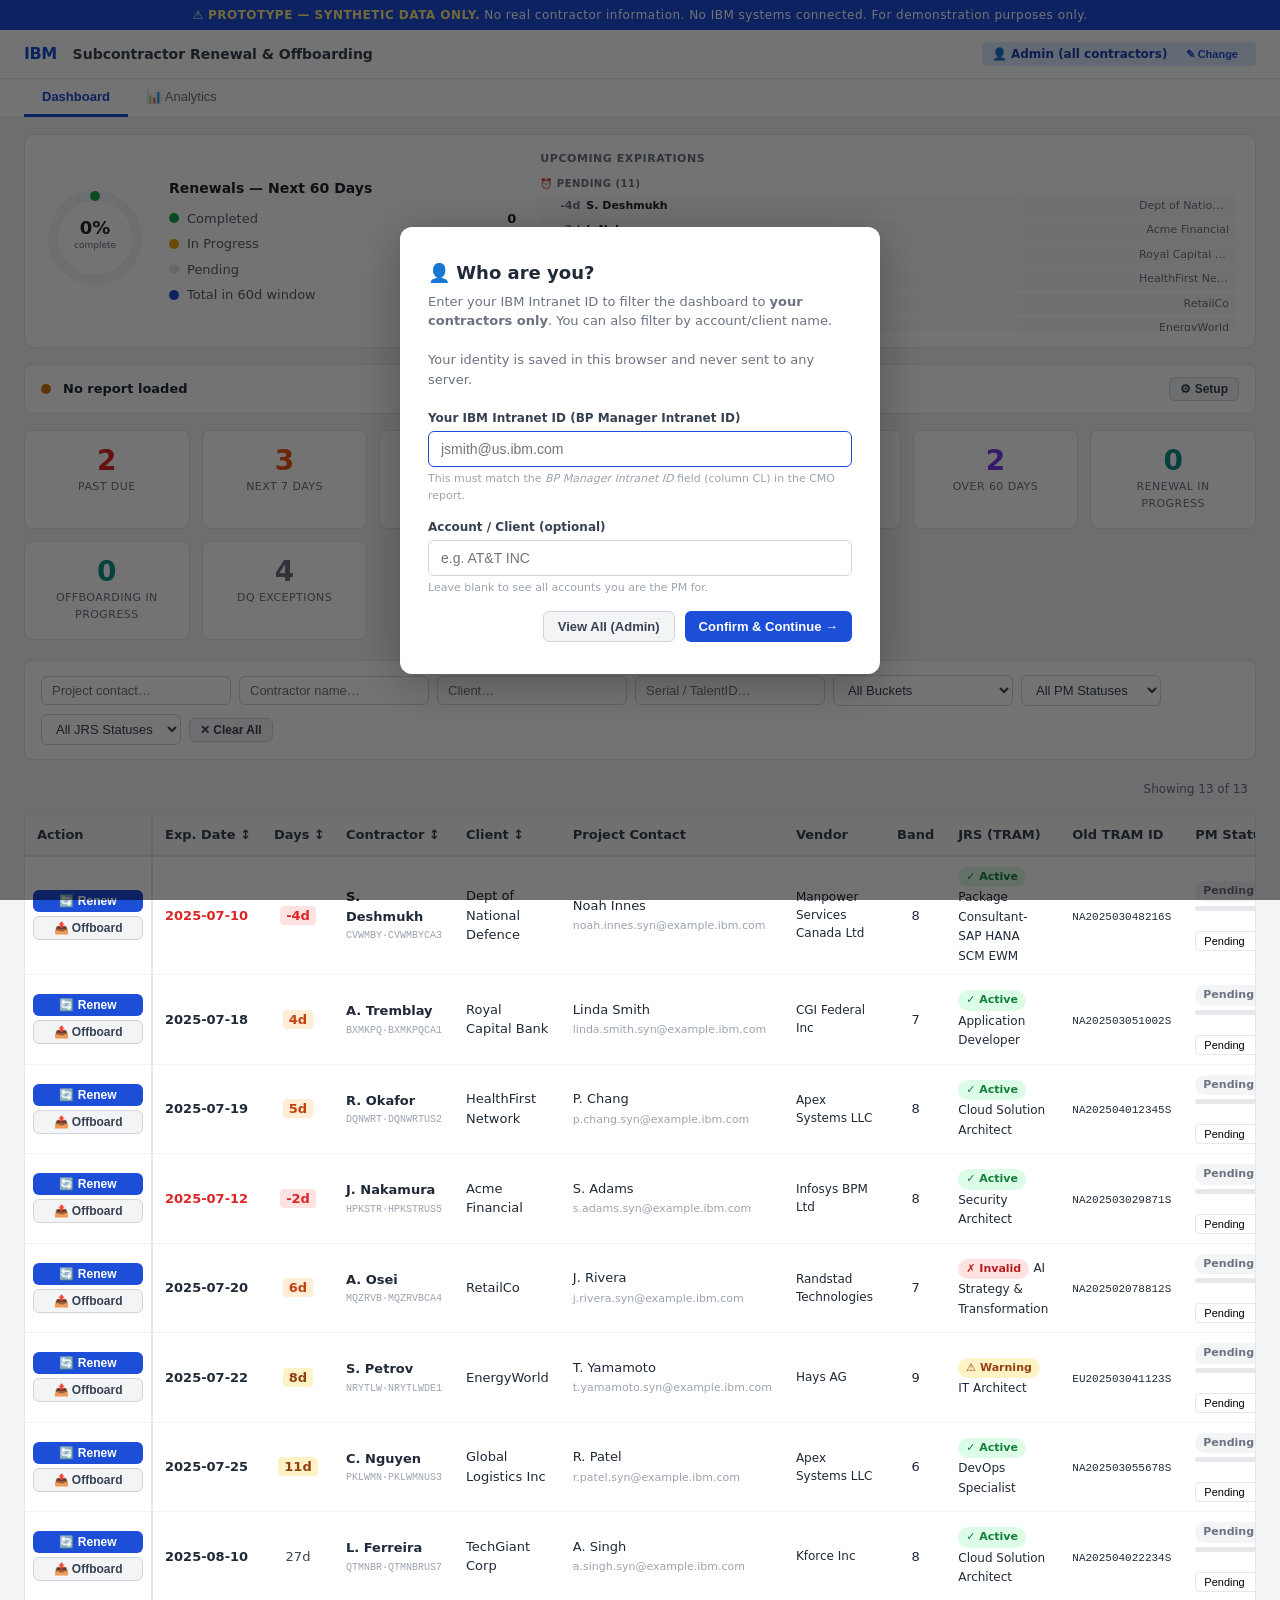
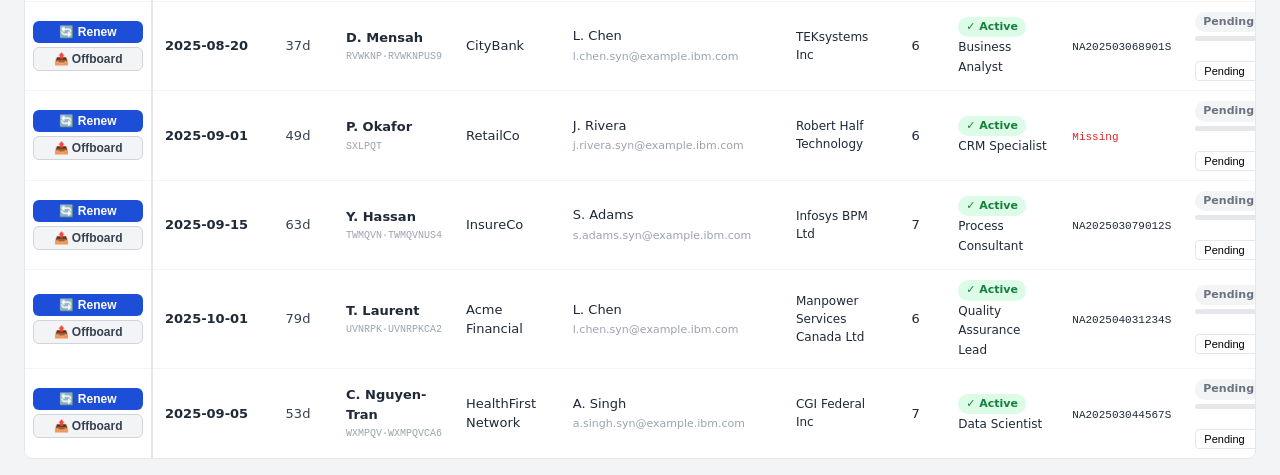
<file: share.html>
<!DOCTYPE html>
<html lang="en">
<head>
<meta charset="UTF-8">
<meta name="viewport" content="width=device-width, initial-scale=1.0">
<title>TRAM Subcontractor Renewal & Offboarding — Prototype</title>
<style>
  *{box-sizing:border-box;margin:0;padding:0}
  body{font-family:-apple-system,"Segoe UI",system-ui,sans-serif;font-size:14px;line-height:1.5;background:#f3f4f6;color:#1f2937}
  .banner{background:#1d4ed8;color:#fff;text-align:center;padding:6px 12px;font-size:12px;letter-spacing:.04em}
  .banner b{color:#fde68a}
  header{background:#fff;border-bottom:1px solid #e5e7eb;padding:12px 24px;display:flex;align-items:center;gap:16px}
  header .logo{font-weight:700;font-size:16px;color:#1d4ed8;letter-spacing:-.5px}
  header .title{font-size:14px;color:#374151;font-weight:600}
  header .role-badge{margin-left:auto;background:#dbeafe;color:#1e40af;border-radius:4px;padding:3px 10px;font-size:12px;font-weight:600}
  nav{background:#fff;border-bottom:1px solid #e5e7eb;padding:0 24px;display:flex;gap:0}
  nav button{padding:10px 18px;border:none;background:none;cursor:pointer;font-size:13px;color:#6b7280;border-bottom:3px solid transparent;font-weight:500;transition:.15s}
  nav button.active{color:#1d4ed8;border-bottom-color:#1d4ed8;font-weight:700}
  nav button:hover:not(.active){color:#374151}
  .main{max-width:100%;margin:0;padding:16px 24px}
  /* Cards */
  .cards{display:grid;grid-template-columns:repeat(auto-fill,minmax(160px,1fr));gap:12px;margin-bottom:20px}
  .card{background:#fff;border:1px solid #e5e7eb;border-radius:8px;padding:16px;text-align:center;cursor:pointer;transition:.15s}
  .card:hover{border-color:#6366f1;box-shadow:0 2px 8px rgba(99,102,241,.15)}
  .card.active-filter{border-color:#1d4ed8;background:#eff6ff}
  .card .num{font-size:28px;font-weight:700;line-height:1}
  .card .lbl{font-size:11px;color:#6b7280;margin-top:4px;text-transform:uppercase;letter-spacing:.04em}
  .card.red .num{color:#dc2626}
  .card.orange .num{color:#ea580c}
  .card.yellow .num{color:#d97706}
  .card.blue .num{color:#2563eb}
  .card.green .num{color:#16a34a}
  .card.purple .num{color:#7c3aed}
  .card.teal .num{color:#0d9488}
  .card.gray .num{color:#6b7280}
  /* Staleness */
  .freshness-bar{background:#fff;border:1px solid #e5e7eb;border-radius:8px;padding:12px 16px;margin-bottom:16px;display:flex;align-items:center;gap:12px;font-size:13px}
  .freshness-bar .dot{width:10px;height:10px;border-radius:50%;flex-shrink:0}
  .dot-ok{background:#16a34a}
  .dot-warn{background:#d97706}
  .dot-stale{background:#dc2626}
  .freshness-bar span{color:#6b7280}
  .freshness-bar b{color:#1f2937}
  /* Filters */
  .filters{background:#fff;border:1px solid #e5e7eb;border-radius:8px;padding:14px 16px;margin-bottom:16px}
  .filters-row{display:flex;flex-wrap:wrap;gap:8px;align-items:center}
  .filters-row input,.filters-row select{border:1px solid #d1d5db;border-radius:6px;padding:6px 10px;font-size:13px;color:#374151;background:#fff;outline:none;min-width:140px}
  .filters-row input:focus,.filters-row select:focus{border-color:#6366f1}
  .btn{display:inline-flex;align-items:center;gap:6px;padding:7px 14px;border-radius:6px;border:none;cursor:pointer;font-size:13px;font-weight:600;transition:.15s}
  .btn-primary{background:#1d4ed8;color:#fff}
  .btn-primary:hover{background:#1e40af}
  .btn-secondary{background:#f3f4f6;color:#374151;border:1px solid #d1d5db}
  .btn-secondary:hover{background:#e5e7eb}
  .btn-danger{background:#dc2626;color:#fff}
  .btn-danger:hover{background:#b91c1c}
  .btn-warn{background:#d97706;color:#fff}
  .btn-warn:hover{background:#b45309}
  .btn-green{background:#16a34a;color:#fff}
  .btn-green:hover{background:#15803d}
  .btn-sm{padding:4px 10px;font-size:12px}
  /* Table */
  .table-outer{position:relative}
  /* Top scrollbar mirror */
  .table-scroll-top{overflow-x:auto;overflow-y:hidden;height:12px;border-radius:4px 4px 0 0}
  .table-scroll-top-inner{height:1px}
  .table-wrap{background:#fff;border:1px solid #e5e7eb;border-radius:0 0 8px 8px;overflow-x:auto;overflow-y:visible}
  table{width:100%;border-collapse:collapse;font-size:13px;min-width:1200px}
  /* Sticky header — stays visible while scrolling down */
  thead th{position:sticky;top:0;z-index:2;background:#f9fafb;padding:10px 12px;text-align:left;font-weight:600;color:#374151;border-bottom:2px solid #e5e7eb;white-space:nowrap;cursor:pointer;user-select:none}
  thead th:hover{background:#f3f4f6}
  /* Action column — sticky to left edge */
  th.col-action,td.col-action{position:sticky;left:0;z-index:1;background:#fff;min-width:120px;max-width:140px;border-right:2px solid #e5e7eb}
  thead th.col-action{z-index:3;background:#f9fafb}
  /* Date / days columns — fixed width so they never squeeze */
  th.col-date,td.col-date{min-width:100px;max-width:110px;white-space:nowrap}
  th.col-days,td.col-days{min-width:64px;max-width:72px;white-space:nowrap;text-align:center}
  td{padding:9px 12px;border-bottom:1px solid #f3f4f6;vertical-align:middle}
  tr:last-child td{border-bottom:none}
  tr:hover td{background:#f9fafb}
  tr:hover td.col-action{background:#f0f4ff}
  .badge{display:inline-block;padding:2px 8px;border-radius:12px;font-size:11px;font-weight:600}
  .badge-red{background:#fee2e2;color:#b91c1c}
  .badge-orange{background:#ffedd5;color:#c2410c}
  .badge-yellow{background:#fef3c7;color:#92400e}
  .badge-green{background:#dcfce7;color:#15803d}
  .badge-blue{background:#dbeafe;color:#1e40af}
  .badge-purple{background:#ede9fe;color:#6d28d9}
  .badge-gray{background:#f3f4f6;color:#6b7280}
  .badge-warn{background:#fef9c3;color:#713f12}
  /* Detail Panel */
  .overlay{display:none;position:fixed;inset:0;background:rgba(0,0,0,.45);z-index:100;align-items:flex-start;justify-content:flex-end}
  .overlay.open{display:flex}
  .panel{background:#fff;width:680px;max-width:98vw;height:100vh;overflow-y:auto;padding:0;box-shadow:-4px 0 24px rgba(0,0,0,.18);display:flex;flex-direction:column}
  .panel-header{padding:18px 20px;border-bottom:1px solid #e5e7eb;display:flex;align-items:center;gap:12px;position:sticky;top:0;background:#fff;z-index:1}
  .panel-header h2{font-size:16px;font-weight:700;flex:1}
  .panel-body{padding:20px;flex:1}
  .section-title{font-size:12px;font-weight:700;text-transform:uppercase;letter-spacing:.06em;color:#6b7280;margin:18px 0 8px}
  .info-grid{display:grid;grid-template-columns:1fr 1fr;gap:8px 16px}
  .info-item label{display:block;font-size:11px;color:#9ca3af;text-transform:uppercase;letter-spacing:.04em;margin-bottom:2px}
  .info-item span{font-size:13px;color:#1f2937;font-weight:500}
  .dq-warn{background:#fffbeb;border:1px solid #fcd34d;border-radius:6px;padding:8px 12px;font-size:12px;color:#92400e;margin-bottom:8px}
  /* Modal */
  .modal-overlay{display:none;position:fixed;inset:0;background:rgba(0,0,0,.5);z-index:200;align-items:center;justify-content:center}
  .modal-overlay.open{display:flex}
  .modal{background:#fff;border-radius:10px;width:760px;max-width:96vw;max-height:92vh;overflow-y:auto;box-shadow:0 8px 40px rgba(0,0,0,.22)}
  /* Smart combo filter */
  .combo-wrap{position:relative;display:inline-block}
  .combo-wrap input{border:1px solid #d1d5db;border-radius:6px;padding:6px 10px;font-size:13px;color:#374151;background:#fff;outline:none;min-width:150px;width:100%}
  .combo-wrap input:focus{border-color:#6366f1}
  .combo-list{position:absolute;top:calc(100% + 2px);left:0;min-width:100%;max-height:220px;overflow-y:auto;background:#fff;border:1px solid #e5e7eb;border-radius:6px;box-shadow:0 4px 12px rgba(0,0,0,.1);z-index:9999;display:none}
  .combo-list.open{display:block}
  .combo-item{padding:7px 12px;font-size:13px;color:#374151;cursor:pointer;white-space:nowrap;overflow:hidden;text-overflow:ellipsis}
  .combo-item:hover,.combo-item.hi{background:#eff6ff;color:#1d4ed8}
  /* Renewal stepper */
  .rnw-stepper{display:flex;align-items:center;gap:0;margin-bottom:24px;padding:0 4px}
  .rnw-step{display:flex;align-items:center;gap:8px;flex:1;position:relative}
  .rnw-step:not(:last-child)::after{content:'';position:absolute;right:0;top:50%;width:calc(100% - 124px);height:2px;background:#e5e7eb;transform:translateY(-50%);left:124px}
  .rnw-step.done::after{background:#16a34a}
  .rnw-step.active::after{background:#e5e7eb}
  .rnw-circle{width:32px;height:32px;border-radius:50%;display:flex;align-items:center;justify-content:center;font-weight:700;font-size:13px;flex-shrink:0;border:2px solid #e5e7eb;background:#fff;color:#9ca3af;z-index:1}
  .rnw-step.active .rnw-circle{border-color:#1d4ed8;background:#1d4ed8;color:#fff}
  .rnw-step.done .rnw-circle{border-color:#16a34a;background:#16a34a;color:#fff}
  .rnw-label{font-size:12px;font-weight:600;color:#9ca3af;white-space:nowrap}
  .rnw-step.active .rnw-label{color:#1d4ed8}
  .rnw-step.done .rnw-label{color:#16a34a}
  .modal-header{padding:18px 20px;border-bottom:1px solid #e5e7eb;display:flex;align-items:center;gap:12px;position:sticky;top:0;background:#fff;z-index:1}
  .modal-header h2{font-size:16px;font-weight:700;flex:1}
  .modal-body{padding:20px}
  .modal-footer{padding:14px 20px;border-top:1px solid #e5e7eb;display:flex;gap:10px;justify-content:flex-end;position:sticky;bottom:0;background:#fff}
  /* Form */
  .form-group{margin-bottom:14px}
  .form-group label{display:block;font-size:12px;font-weight:600;color:#374151;margin-bottom:4px}
  .form-group input,.form-group select,.form-group textarea{width:100%;border:1px solid #d1d5db;border-radius:6px;padding:7px 10px;font-size:13px;color:#374151;outline:none}
  .form-group input:focus,.form-group select:focus,.form-group textarea:focus{border-color:#6366f1}
  .form-grid{display:grid;grid-template-columns:1fr 1fr;gap:12px}
  .attest-box{border:1px solid #d1d5db;border-radius:8px;padding:14px;margin-bottom:12px;background:#f9fafb}
  .attest-box label{display:flex;gap:10px;cursor:pointer;font-size:13px;color:#374151;line-height:1.5}
  .attest-box input[type=checkbox]{width:16px;height:16px;margin-top:2px;flex-shrink:0;accent-color:#1d4ed8}
  .attest-box.checked{border-color:#16a34a;background:#f0fdf4}
  /* JRS Validation */
  .jrs-result{border-radius:8px;padding:12px 14px;margin-bottom:12px;font-size:13px}
  .jrs-active{background:#dcfce7;border:1px solid #86efac;color:#15803d}
  .jrs-warn{background:#fef3c7;border:1px solid #fcd34d;color:#92400e}
  .jrs-error{background:#fee2e2;border:1px solid #fca5a5;color:#b91c1c}
  .jrs-blocked{background:#ede9fe;border:1px solid #c4b5fd;color:#6d28d9}
  /* TRAM Reconciliation */
  .recon-table{width:100%;border-collapse:collapse;font-size:13px;margin-bottom:12px}
  .recon-table th{background:#f9fafb;padding:8px 10px;text-align:left;font-size:11px;font-weight:700;text-transform:uppercase;letter-spacing:.04em;color:#6b7280;border-bottom:2px solid #e5e7eb}
  .recon-table td{padding:8px 10px;border-bottom:1px solid #f3f4f6;vertical-align:middle}
  .recon-match{color:#16a34a;font-weight:600}
  .recon-mismatch{color:#dc2626;font-weight:600}
  /* Timeline */
  .timeline{list-style:none}
  .timeline li{display:flex;gap:12px;margin-bottom:14px}
  .tl-dot{width:10px;height:10px;border-radius:50%;background:#6366f1;margin-top:5px;flex-shrink:0}
  .tl-dot.green{background:#16a34a}
  .tl-dot.orange{background:#ea580c}
  .tl-dot.red{background:#dc2626}
  .tl-dot.blue{background:#2563eb}
  .tl-content .tl-time{font-size:11px;color:#9ca3af}
  .tl-content .tl-action{font-size:13px;font-weight:600;color:#1f2937}
  .tl-content .tl-detail{font-size:12px;color:#6b7280}
  /* Progress Steps */
  .steps{display:flex;gap:0;margin-bottom:20px;background:#f9fafb;border:1px solid #e5e7eb;border-radius:8px;overflow:hidden}
  .step{flex:1;padding:10px 8px;text-align:center;font-size:12px;font-weight:600;color:#9ca3af;border-right:1px solid #e5e7eb;position:relative}
  .step:last-child{border-right:none}
  .step.done{background:#dcfce7;color:#15803d}
  .step.active{background:#dbeafe;color:#1e40af}
  .step.blocked{background:#fee2e2;color:#b91c1c}
  /* DQ Page */
  .dq-card{background:#fff;border:1px solid #e5e7eb;border-radius:8px;padding:16px;margin-bottom:12px}
  .dq-card h3{font-size:14px;font-weight:700;margin-bottom:8px;display:flex;align-items:center;gap:8px}
  .dq-card p{font-size:13px;color:#6b7280;margin-bottom:8px}
  .tag{display:inline-block;padding:2px 8px;border-radius:4px;font-size:11px;font-weight:700;text-transform:uppercase;letter-spacing:.04em;margin-right:4px}
  .tag-error{background:#fee2e2;color:#b91c1c}
  .tag-warn{background:#fef3c7;color:#92400e}
  .tag-info{background:#dbeafe;color:#1e40af}
  hr.divider{border:none;border-top:1px solid #e5e7eb;margin:16px 0}
  .confirm-row{background:#f0fdf4;border:1px solid #86efac;border-radius:8px;padding:12px 14px;margin-bottom:8px;font-size:13px}
  .confirm-row b{color:#15803d}
  .email-preview{background:#f9fafb;border:1px solid #e5e7eb;border-radius:8px;padding:14px;font-size:13px;font-family:monospace;white-space:pre-wrap;line-height:1.6}
  .field-changed{background:#fef9c3}
  .status-dot{display:inline-block;width:8px;height:8px;border-radius:50%;margin-right:5px}
  .sd-green{background:#16a34a}
  .sd-red{background:#dc2626}
  .sd-yellow{background:#d97706}
  .sd-blue{background:#2563eb}
  /* Identity / Who-are-you modal */
  @keyframes spin{from{transform:rotate(0deg)}to{transform:rotate(360deg)}}
  .id-modal-overlay{display:none;position:fixed;inset:0;background:rgba(0,0,0,.55);z-index:500;align-items:center;justify-content:center;pointer-events:none}
  .id-modal-overlay.open{display:flex;pointer-events:all}
  .id-modal{background:#fff;border-radius:12px;width:480px;max-width:96vw;padding:32px 28px;box-shadow:0 8px 48px rgba(0,0,0,.28)}
  .id-modal h2{font-size:18px;font-weight:700;margin-bottom:6px;color:#1f2937}
  .id-modal p{font-size:13px;color:#6b7280;margin-bottom:20px;line-height:1.5}
  .id-modal label{display:block;font-size:12px;font-weight:600;color:#374151;margin-bottom:4px}
  .id-modal input{width:100%;border:1px solid #d1d5db;border-radius:6px;padding:9px 12px;font-size:14px;outline:none;margin-bottom:14px}
  .id-modal input:focus{border-color:#1d4ed8}
  .id-modal .id-hint{font-size:11px;color:#9ca3af;margin-top:-10px;margin-bottom:14px}
  .id-modal .id-actions{display:flex;gap:10px;justify-content:flex-end;margin-top:6px}
  .id-active-badge{background:#dbeafe;color:#1d4ed8;border-radius:4px;padding:2px 8px;font-size:11px;font-weight:600;margin-left:6px;vertical-align:middle;cursor:pointer;border:none}
  .id-active-badge:hover{background:#bfdbfe}
</style>
</head>
<body>

<!-- ═══════════════════════════════════════════
     IDENTITY MODAL — shown before dashboard if no identity saved
═══════════════════════════════════════════ -->
<div class="id-modal-overlay" id="identityModal">
  <div class="id-modal">
    <h2>👤 Who are you?</h2>
    <p>Enter your IBM Intranet ID to filter the dashboard to <b>your contractors only</b>. You can also filter by account/client name.<br><br>Your identity is saved in this browser and never sent to any server.</p>
    <label>Your IBM Intranet ID (BP Manager Intranet ID)</label>
    <input id="id-intranetId" type="email" placeholder="jsmith@us.ibm.com" autocomplete="email"
           oninput="clearIdentityError()" onkeydown="if(event.key==='Enter') saveIdentity()">
    <div id="id-intranetId-error" style="display:none;color:#dc2626;font-size:12px;font-weight:600;margin-top:-10px;margin-bottom:10px"></div>
    <div class="id-hint">This must match the <em>BP Manager Intranet ID</em> field (column CL) in the CMO report.</div>
    <label>Account / Client (optional)</label>
    <input id="id-client" type="text" placeholder="e.g. AT&T INC">
    <div class="id-hint">Leave blank to see all accounts you are the PM for.</div>
    <!-- Admin PIN gate — hidden until "View All" is clicked -->
    <div id="adminPinSection" style="display:none;margin-top:12px;padding:12px;background:#f7f8fa;border:1px solid #e5e7eb;border-radius:6px">
      <label style="font-size:13px;font-weight:600;color:#374151">Admin PIN</label>
      <input id="adminPinInput" type="password" placeholder="Enter admin PIN"
             style="width:100%;padding:8px 10px;border:1px solid #d1d5db;border-radius:4px;font-size:14px;margin-top:4px;box-sizing:border-box"
             onkeydown="if(event.key==='Enter') confirmAdminPin()">
      <div id="adminPinError" style="color:#dc2626;font-size:12px;margin-top:4px;display:none">Incorrect PIN. Try again.</div>
      <div style="display:flex;gap:8px;margin-top:8px">
        <button class="btn btn-secondary" style="flex:1" onclick="hideAdminPin()">Cancel</button>
        <button class="btn btn-primary" style="flex:1" onclick="confirmAdminPin()">Confirm</button>
      </div>
    </div>
    <div class="id-actions" id="adminPinActions">
      <button class="btn btn-secondary" onclick="showAdminPin()">View All (Admin)</button>
      <button class="btn btn-primary" onclick="saveIdentity()">Confirm &amp; Continue →</button>
    </div>
  </div>
</div>

<div class="banner" id="appBanner">⚠ <b>PROTOTYPE — SYNTHETIC DATA ONLY.</b> No real contractor information. No IBM systems connected. For demonstration purposes only.</div>

<header>
  <div class="logo">IBM</div>
  <div class="title">Subcontractor Renewal &amp; Offboarding</div>
  <div class="role-badge" id="headerBadge">👤 —</div>
</header>

<nav>
  <button class="active" onclick="showTab('dashboard',this)">Dashboard</button>
  <button onclick="showTab('analytics',this)">📊 Analytics</button>
</nav>

<div class="main">

<!-- ═══════════════════════════════════════════
     TAB: DASHBOARD
═══════════════════════════════════════════ -->
<div id="tab-dashboard">

  <!-- ── 60-Day Renewal Progress Ring ── -->
  <div id="renewalProgressWidget" style="background:#fff;border:1px solid #e5e7eb;border-radius:10px;padding:16px 20px;margin-bottom:16px;display:flex;gap:24px;align-items:center;flex-wrap:wrap">
    <div style="position:relative;flex-shrink:0">
      <svg width="100" height="100" viewBox="0 0 100 100">
        <circle cx="50" cy="50" r="42" fill="none" stroke="#f3f4f6" stroke-width="10"/>
        <circle id="rpRingDone" cx="50" cy="50" r="42" fill="none" stroke="#16a34a" stroke-width="10"
                stroke-linecap="round" stroke-dasharray="0 264" transform="rotate(-90 50 50)" style="transition:stroke-dasharray .5s ease"/>
        <circle id="rpRingIP" cx="50" cy="50" r="42" fill="none" stroke="#f59e0b" stroke-width="10"
                stroke-linecap="round" stroke-dasharray="0 264" transform="rotate(-90 50 50)" style="transition:stroke-dasharray .5s ease;display:none"/>
        <text id="rpPct" x="50" y="46" text-anchor="middle" font-size="18" font-weight="700" fill="#1f2328">0%</text>
        <text x="50" y="60" text-anchor="middle" font-size="9" fill="#6b7280">complete</text>
      </svg>
    </div>
    <div style="flex:1;min-width:200px">
      <div style="font-weight:700;font-size:14px;margin-bottom:10px;color:#1f2328">Renewals — Next 60 Days</div>
      <div style="display:flex;flex-direction:column;gap:6px" id="rpLegend"></div>
    </div>
    <div style="flex:2;min-width:260px;max-height:180px;overflow-y:auto">
      <div style="font-size:11px;font-weight:700;text-transform:uppercase;letter-spacing:.05em;color:#6b7280;margin-bottom:8px">Upcoming expirations</div>
      <div id="rpTimeline"></div>
    </div>
  </div>

  <div class="freshness-bar" id="freshnessBar">
    <div class="dot dot-warn" id="freshnessDot"></div>
    <div id="freshnessText">
      <b id="freshnessFile">No report loaded</b>
      <span id="freshnessDate" style="margin-left:12px"></span>
      <span id="freshnessIngested" style="margin-left:12px"></span>
      <span id="freshnessStale" style="margin-left:12px;color:#d97706;font-weight:600"></span>
    </div>
    <button class="btn btn-secondary btn-sm" style="margin-left:auto" id="setupBtn" onclick="openSetupPanel()">⚙ Setup</button>
  </div>

  <div class="cards" id="bucketCards">
    <div class="card red" onclick="filterBucket('past-due',this)" title="Past due">
      <div class="num" id="cnt-past">3</div>
      <div class="lbl">Past Due</div>
    </div>
    <div class="card orange" onclick="filterBucket('0-7',this)" title="0–7 days">
      <div class="num" id="cnt-07">4</div>
      <div class="lbl">Next 7 Days</div>
    </div>
    <div class="card yellow" onclick="filterBucket('8-14',this)" title="8–14 days">
      <div class="num" id="cnt-814">5</div>
      <div class="lbl">8–14 Days</div>
    </div>
    <div class="card blue" onclick="filterBucket('15-30',this)" title="15–30 days">
      <div class="num" id="cnt-1530">6</div>
      <div class="lbl">15–30 Days</div>
    </div>
    <div class="card green" onclick="filterBucket('31-60',this)" title="31–60 days">
      <div class="num" id="cnt-3160">8</div>
      <div class="lbl">31–60 Days</div>
    </div>
    <div class="card purple" onclick="filterBucket('60+',this)" title=">60 days">
      <div class="num" id="cnt-60p">12</div>
      <div class="lbl">Over 60 Days</div>
    </div>
    <div class="card teal" onclick="filterBucket('renewal-ip',this)" title="Renewal in progress">
      <div class="num" id="cnt-rip">7</div>
      <div class="lbl">Renewal In Progress</div>
    </div>
    <div class="card teal" onclick="filterBucket('offboard-ip',this)" title="Offboarding in progress">
      <div class="num" id="cnt-oip">2</div>
      <div class="lbl">Offboarding In Progress</div>
    </div>
    <div class="card gray" onclick="filterBucket('dq',this)" title="Data quality">
      <div class="num" id="cnt-dq">4</div>
      <div class="lbl">DQ Exceptions</div>
    </div>
  </div>

  <div class="filters">
    <div class="filters-row">
      <!-- Smart combo: type to search, dropdown shows matching options from live data -->
      <div class="combo-wrap" id="cw-contact">
        <input id="f-contact" type="text" placeholder="Project contact…" autocomplete="off"
               oninput="_comboInput('contact')" onfocus="_comboOpen('contact')" onblur="_comboBlur('contact')">
        <div class="combo-list" id="cl-contact"></div>
      </div>
      <div class="combo-wrap" id="cw-contractor">
        <input id="f-contractor" type="text" placeholder="Contractor name…" autocomplete="off"
               oninput="_comboInput('contractor')" onfocus="_comboOpen('contractor')" onblur="_comboBlur('contractor')">
        <div class="combo-list" id="cl-contractor"></div>
      </div>
      <div class="combo-wrap" id="cw-client">
        <input id="f-client" type="text" placeholder="Client…" autocomplete="off"
               oninput="_comboInput('client')" onfocus="_comboOpen('client')" onblur="_comboBlur('client')">
        <div class="combo-list" id="cl-client"></div>
      </div>
      <div class="combo-wrap" id="cw-serial">
        <input id="f-serial" type="text" placeholder="Serial / TalentID…" autocomplete="off"
               oninput="_comboInput('serial')" onfocus="_comboOpen('serial')" onblur="_comboBlur('serial')">
        <div class="combo-list" id="cl-serial"></div>
      </div>
      <select id="f-bucket" onchange="applyFilters()">
        <option value="">All Buckets</option>
        <option value="past-due">Past Due</option>
        <option value="0-7">Next 7 Days</option>
        <option value="8-14">8–14 Days</option>
        <option value="15-30">15–30 Days</option>
        <option value="31-60">31–60 Days</option>
        <option value="60+">Over 60 Days</option>
        <option value="renewal-ip">Renewal In Progress</option>
        <option value="offboard-ip">Offboarding In Progress</option>
      </select>
      <select id="f-pmstatus" onchange="applyFilters()">
        <option value="">All PM Statuses</option>
        <option value="Pending">Pending</option>
        <option value="In Progress">In Progress</option>
        <option value="Renewed">Renewed</option>
        <option value="Offboarded">Offboarded</option>
      </select>
      <select id="f-jrs" onchange="applyFilters()">
        <option value="">All JRS Statuses</option>
        <option value="active">JRS Active</option>
        <option value="warn">JRS Warning</option>
        <option value="invalid">JRS Invalid</option>
      </select>
      <button class="btn btn-secondary btn-sm" onclick="clearFilters()">✕ Clear All</button>
    </div>
  </div>

  <div style="font-size:12px;color:#6b7280;text-align:right;padding:4px 8px" id="tableRowCount"></div>
  <div class="table-outer">
    <div class="table-scroll-top" id="tableScrollTop">
      <div class="table-scroll-top-inner" id="tableScrollTopInner"></div>
    </div>
    <div class="table-wrap" id="tableWrap">
      <table id="mainTable">
        <thead>
          <tr>
            <th class="col-action">Action</th>
            <th class="col-date" onclick="sortTable(0)" title="Sort">Exp. Date ↕</th>
            <th class="col-days" onclick="sortTable(1)" title="Sort">Days ↕</th>
            <th onclick="sortTable(2)">Contractor ↕</th>
            <th onclick="sortTable(3)">Client ↕</th>
            <th onclick="sortTable(4)">Project Contact</th>
            <th onclick="sortTable(5)">Vendor</th>
            <th onclick="sortTable(6)">Band</th>
            <th onclick="sortTable(7)">JRS (TRAM)</th>
            <th onclick="sortTable(8)">Old TRAM ID</th>
            <th>PM Status</th>
          </tr>
        </thead>
        <tbody id="tableBody"></tbody>
      </table>
    </div>
  </div>
</div>

<!-- ═══════════════════════════════════════════
     TAB: RENEWAL WORKFLOW
═══════════════════════════════════════════ -->
<!-- ═══════════════════════════════════════════
     TAB: ANALYTICS
═══════════════════════════════════════════ -->
<div id="tab-analytics" style="display:none">
  <div style="padding:24px">

    <!-- Filters -->
    <div style="display:flex;gap:12px;flex-wrap:wrap;align-items:center;margin-bottom:24px">
      <div>
        <label style="font-size:12px;color:#6b7280;display:block;margin-bottom:4px">Market / Sector (col GM)</label>
        <select id="an-sector" onchange="renderAnalytics()" style="padding:6px 10px;border:1px solid #d1d5db;border-radius:6px;font-size:13px;min-width:160px">
          <option value="">All Sectors</option>
        </select>
      </div>
      <div>
        <label style="font-size:12px;color:#6b7280;display:block;margin-bottom:4px">Client</label>
        <select id="an-client" onchange="renderAnalytics()" style="padding:6px 10px;border:1px solid #d1d5db;border-radius:6px;font-size:13px;min-width:200px">
          <option value="">All Clients</option>
        </select>
      </div>
      <div style="margin-left:auto;font-size:12px;color:#6b7280" id="an-scope"></div>
    </div>

    <!-- Summary cards row -->
    <div style="display:grid;grid-template-columns:repeat(auto-fill,minmax(140px,1fr));gap:12px;margin-bottom:28px" id="an-cards"></div>

    <!-- Charts grid -->
    <div style="display:grid;grid-template-columns:1fr 1fr;gap:24px;margin-bottom:24px">
      <!-- Expiry bucket bar chart -->
      <div style="background:#fff;border:1px solid #e5e7eb;border-radius:10px;padding:20px">
        <div style="font-weight:600;font-size:14px;margin-bottom:16px;color:#1f2328">Contractors by Expiry Bucket</div>
        <div id="an-chart-bucket"></div>
      </div>
      <!-- Sector donut -->
      <div style="background:#fff;border:1px solid #e5e7eb;border-radius:10px;padding:20px">
        <div style="font-weight:600;font-size:14px;margin-bottom:16px;color:#1f2328">Distribution by Sector</div>
        <div id="an-chart-sector"></div>
      </div>
    </div>

    <!-- Top clients bar + Top vendors bar -->
    <div style="display:grid;grid-template-columns:1fr 1fr;gap:24px;margin-bottom:24px">
      <div style="background:#fff;border:1px solid #e5e7eb;border-radius:10px;padding:20px">
        <div style="font-weight:600;font-size:14px;margin-bottom:16px;color:#1f2328">Top 10 Clients</div>
        <div id="an-chart-clients"></div>
      </div>
      <div style="background:#fff;border:1px solid #e5e7eb;border-radius:10px;padding:20px">
        <div style="font-weight:600;font-size:14px;margin-bottom:16px;color:#1f2328">Top 10 Vendors</div>
        <div id="an-chart-vendors"></div>
      </div>
    </div>

    <!-- Expiry timeline -->
    <div style="background:#fff;border:1px solid #e5e7eb;border-radius:10px;padding:20px;margin-bottom:24px">
      <div style="font-weight:600;font-size:14px;margin-bottom:4px;color:#1f2328">Expiry Timeline — Contractors expiring per month</div>
      <div style="font-size:12px;color:#6b7280;margin-bottom:16px">Each bar = number of contractors whose contract ends in that month</div>
      <div id="an-chart-timeline"></div>
    </div>

  </div>
</div>


</div><!-- /main -->

<!-- ═══════════════════════════════════════════
     SETUP PANEL (slide-in from right)
═══════════════════════════════════════════ -->
<div class="overlay" id="setupOverlay" onclick="closeSetupPanel(event)">
  <div class="panel" id="setupPanel">
    <div class="panel-header">
      <h2 id="setupPanelTitle">⚙ Setup</h2>
      <button class="btn btn-secondary btn-sm" onclick="closeSetupPanel()">✕ Close</button>
    </div>
    <div class="panel-body">

      <!-- Status-only view for non-admins -->
      <div id="setupStatusOnly">
        <p style="font-size:13px;color:#6b7280;margin-bottom:16px">
          Files are loaded and managed by the app admin. Data is shared across all users — no action needed.
        </p>
        <div id="statusReport" style="font-size:13px;margin-bottom:8px"></div>
        <div id="statusTaxonomy" style="font-size:13px;margin-bottom:8px"></div>
        <div id="statusTemplate" style="font-size:13px;margin-bottom:8px"></div>
        <div id="setupSummary" style="margin-top:12px"></div>
        <hr style="border:none;border-top:1px solid #e5e7eb;margin:16px 0">
        <button id="setupAdminBtn" class="btn btn-secondary btn-sm" onclick="setupEnterAdminMode()">🔒 Admin: Upload / Replace Files</button>
      </div>

      <!-- Admin upload controls — hidden until PIN verified -->
      <div id="setupAdminControls" style="display:none">

        <p style="font-size:13px;color:#6b7280;margin-bottom:20px">
          Upload your three files once. They are <b>saved to disk on the server</b> and auto-reload on every restart — no re-upload needed.
        </p>

        <input type="hidden" id="uploadPin">

        <!-- Report -->
        <div style="border:1px solid #e5e7eb;border-radius:8px;padding:16px;margin-bottom:14px;background:#fafafa">
          <div style="font-weight:700;margin-bottom:4px">1. Contractor Report <span style="color:#dc2626">*</span></div>
          <div style="font-size:12px;color:#6b7280;margin-bottom:10px">
            The <code>.xlsb</code> or <code>.xlsx</code> CMO report.<br>
            Filename: <code>Contractor Management Outlook report IBM Consulting NA 09.07.xlsb</code>
          </div>
          <div style="display:flex;align-items:center;gap:10px">
            <input type="file" id="fileReport" accept=".xlsb,.xlsx" style="font-size:13px">
            <button class="btn btn-primary btn-sm" onclick="uploadFile('report')">Upload</button>
          </div>
          <div id="statusReportAdmin" style="margin-top:8px;font-size:13px"></div>
        </div>

        <!-- Taxonomy -->
        <div style="border:1px solid #e5e7eb;border-radius:8px;padding:16px;margin-bottom:14px;background:#fafafa">
          <div style="font-weight:700;margin-bottom:4px">2. JRS Taxonomy <span style="color:#dc2626">*</span></div>
          <div style="font-size:12px;color:#6b7280;margin-bottom:10px">
            The M389 taxonomy <code>.xlsx</code> file (IBM Consulting Taxonomy Shortlist).
          </div>
          <div style="display:flex;align-items:center;gap:10px">
            <input type="file" id="fileTaxonomy" accept=".xlsx" style="font-size:13px">
            <button class="btn btn-primary btn-sm" onclick="uploadFile('taxonomy')">Upload</button>
          </div>
          <div id="statusTaxonomyAdmin" style="margin-top:8px;font-size:13px"></div>
        </div>

        <!-- Template -->
        <div style="border:1px solid #e5e7eb;border-radius:8px;padding:16px;margin-bottom:14px;background:#fafafa">
          <div style="font-weight:700;margin-bottom:4px">3. Excel Renewal Template <span style="color:#dc2626">*</span></div>
          <div style="font-size:12px;color:#6b7280;margin-bottom:10px">
            The <code>Request Form Template_Contractor Team.xlsm</code> file.
          </div>
          <div style="display:flex;align-items:center;gap:10px">
            <input type="file" id="fileTemplate" accept=".xlsm,.xlsx" style="font-size:13px">
            <button class="btn btn-primary btn-sm" onclick="uploadFile('template')">Upload</button>
          </div>
          <div id="statusTemplateAdmin" style="margin-top:8px;font-size:13px"></div>
        </div>

      </div><!-- /setupAdminControls -->

    </div>
  </div>
</div>

<!-- ═══════════════════════════════════════════
     DETAIL PANEL (slide-in)
═══════════════════════════════════════════ -->
<div class="overlay" id="detailOverlay" onclick="closeDetail(event)">
  <div class="panel" id="detailPanel">
    <div class="panel-header">
      <h2 id="detailTitle">Contractor Detail</h2>
      <button class="btn btn-secondary btn-sm" onclick="closeDetailPanel()">✕ Close</button>
    </div>
    <div class="panel-body" id="detailBody"></div>
  </div>
</div>

</div>

<!-- ═══════════════════════════════════════════
     OFFBOARDING MODAL
═══════════════════════════════════════════ -->
<div class="modal-overlay" id="offboardModal">
  <div class="modal">
    <div class="modal-header">
      <h2 id="offboardModalTitle">Offboarding Workflow</h2>
      <button class="btn btn-secondary btn-sm" onclick="closeOffboardModal()">✕ Close</button>
    </div>
    <div class="modal-body" id="offboardModalBody"></div>
    <div class="modal-footer" id="offboardModalFooter"></div>
  </div>
</div>

<script>
// ═══════════════════════════════════════════════
// API CONFIGURATION
// Set API_BASE to your deployed backend URL once it is live.
// Leave empty ('') to use synthetic data only (prototype mode).
// Example: const API_BASE = 'https://tram-renewals-production.up.railway.app';
// ═══════════════════════════════════════════════
const API_BASE = 'https://tram-renewals-production.up.railway.app';

// ── API helpers ───────────────────────────────
async function apiFetch(path, options={}) {
  const url = API_BASE + path;
  const res = await fetch(url, {
    headers: {'Content-Type':'application/json', 'Accept':'application/json'},
    ...options
  });
  if (!res.ok) {
    const err = await res.json().catch(()=>({detail: res.statusText}));
    throw new Error(err.detail || res.statusText);
  }
  return res.json();
}

// ── Setup panel ───────────────────────────────
// Tracks whether the current session has verified the admin PIN for Setup.
let _setupAdminVerified = false;

async function openSetupPanel() {
  document.getElementById('setupOverlay').classList.add('open');

  // Populate status rows from /api/status for everyone
  if (API_BASE) {
    try {
      const st = await apiFetch('/api/status');
      const rEl = document.getElementById('statusReport');
      const tEl = document.getElementById('statusTaxonomy');
      const tmEl= document.getElementById('statusTemplate');
      if (rEl)  rEl.innerHTML  = st.report   ? `<span style="color:#16a34a">✅ CMO loaded: <b>${st.report.filename}</b> — ${st.report.accepted} contractors · ${st.report.report_date}${st.report.persisted?' · 💾 persisted':''}</span>` : `<span style="color:#6b7280">⚪ CMO report: not loaded</span>`;
      if (tEl)  tEl.innerHTML  = st.taxonomy ? `<span style="color:#16a34a">✅ JRS Taxonomy loaded${st.taxonomy.persisted?' · 💾 persisted':''}</span>` : `<span style="color:#6b7280">⚪ JRS Taxonomy: not loaded</span>`;
      if (tmEl) tmEl.innerHTML = st.template ? `<span style="color:#16a34a">✅ Template loaded: <b>${st.template.filename||'template'}</b> · ${(st.template.size/1024).toFixed(0)} KB${st.template.persisted?' · 💾 persisted':''}</span>` : `<span style="color:#6b7280">⚪ Renewal template: not loaded</span>`;
    } catch(_) {}
  }

  // Show admin controls only if PIN already verified this session
  _showSetupMode(_setupAdminVerified);
}

function _showSetupMode(isAdmin) {
  document.getElementById('setupStatusOnly').style.display     = isAdmin ? 'none' : 'block';
  document.getElementById('setupAdminControls').style.display  = isAdmin ? 'block' : 'none';
  document.getElementById('setupPanelTitle').textContent       = isAdmin ? '⚙ Setup — Upload Files (Admin)' : '⚙ Setup — Status';
  // Show/hide the "Admin Upload" button in the status-only view
  const adminBtn = document.getElementById('setupAdminBtn');
  if (adminBtn) adminBtn.style.display = isAdmin ? 'none' : 'inline-block';
}

async function setupEnterAdminMode() {
  const pin = prompt('Enter admin PIN to access upload controls:');
  if (pin === null) return; // cancelled
  try {
    const resp = await fetch(`${API_BASE}/api/verify-pin?pin=${encodeURIComponent(pin.trim())}`);
    if (resp.ok) {
      _setupAdminVerified = true;
      // Store verified PIN for upload calls
      document.getElementById('uploadPin').value = pin.trim();
      _showSetupMode(true);
    } else {
      alert('Incorrect PIN.');
    }
  } catch(_) {
    alert('Could not reach server.');
  }
}

function closeSetupPanel(e) {
  if (!e || e.target === document.getElementById('setupOverlay'))
    document.getElementById('setupOverlay').classList.remove('open');
}

async function uploadFile(type) {
  const capType   = type.charAt(0).toUpperCase() + type.slice(1);
  const fileInput = document.getElementById('file' + capType);
  // Admin status elements have "Admin" suffix; fallback to plain id
  const statusEl  = document.getElementById('status' + capType + 'Admin')
                 || document.getElementById('status' + capType);
  if (!fileInput || !fileInput.files || !fileInput.files[0]) {
    if (statusEl) statusEl.innerHTML = `<span style="color:#dc2626">Please select a file first.</span>`;
    return;
  }
  const file = fileInput.files[0];
  const pin  = (document.getElementById('uploadPin') || {}).value || '';
  if (statusEl) statusEl.innerHTML = `<span style="color:#6b7280">⏳ Uploading ${file.name}…</span>`;

  try {
    const form = new FormData();
    form.append('file', file);
    const url = `${API_BASE}/api/upload/${type}?pin=${encodeURIComponent(pin)}`;
    const res = await fetch(url, {method:'POST', body: form});
    if (!res.ok) {
      const err = await res.json().catch(()=>({detail: res.statusText}));
      throw new Error(err.detail || res.statusText);
    }
    const data = await res.json();
    if (type === 'report') {
      const ledgerNote = data.ledger_applied ? ` · 📋 ${data.ledger_applied} ledger overrides applied` : '';
      if (statusEl) statusEl.innerHTML = `<span style="color:#16a34a">✅ ${data.filename} — ${data.accepted} contractors, ${data.dq} DQ${ledgerNote}</span>`;
      await loadData();
    } else if (type === 'taxonomy') {
      if (statusEl) statusEl.innerHTML = `<span style="color:#16a34a">✅ Taxonomy loaded successfully</span>`;
    } else {
      if (statusEl) statusEl.innerHTML = `<span style="color:#16a34a">✅ ${data.filename} — template ready (${(data.size/1024).toFixed(0)} KB)</span>`;
    }
  } catch(e) {
    if (statusEl) statusEl.innerHTML = `<span style="color:#dc2626">❌ ${e.message}</span>`;
  }
}

function checkSetupComplete() { /* no-op — status shown via openSetupPanel */ }

// ── Load contractors from backend ──────────────
// Normalise a raw API contractor record so renderTable() can read it identically
// to the synthetic CONTRACTORS array. Backend uses daysToExpiry; frontend uses c.days.
// Also handles bucket overrides for renewal/offboard in-progress states.
function normaliseApiRecord(c) {
  c.id   = c.serial;
  c.days = (c.daysToExpiry !== undefined && c.daysToExpiry !== null) ? c.daysToExpiry : daysFrom(c.endDate);
  // Bucket is date-driven only — CMO renewal/offboard columns are ignored
  if (!c.bucket) c.bucket = bucket(c.days);
  // Only the ledger (set by PM actions in this app) can override the bucket
  if (c._ledger) {
    if (c._ledger.renewal  === 'Submitted') { c.renewal  = 'Submitted'; c.bucket = 'renewal-ip'; }
    if (c._ledger.offboard === 'Submitted') { c.offboard = 'Submitted'; c.bucket = 'offboard-ip'; }
  }
  // Ensure fields the table reads are never undefined
  c.contact              = c.contact              || '–';
  c.contactEmail         = c.contactEmail         || '';
  c.bpManagerIntranetId  = c.bpManagerIntranetId  || '';
  c.pmStatus             = c.pmStatus             || 'Pending';
  c.pmStatusPct          = c.pmStatusPct          !== undefined ? c.pmStatusPct : 0;
  c.vendor               = c.vendor               || '–';
  c.band         = c.band         || '–';
  c.jrsTram      = c.jrsTram      || '–';
  c.jrsStatus    = c.jrsStatus    || 'invalid';
  c.workLocation = c.workLocation || '–';
  c.tramId       = c.tramId       || null;
  c.cnum         = c.cnum         || null;
  return c;
}

// ── IDENTITY / FILTER-FIRST ────────────────────────────────────────────
// Identity is stored BOTH on the server (per email key) AND in localStorage.
// Server storage means any device/browser signed in with the same email
// automatically inherits the session — no re-entry needed.
// localStorage is the immediate cache so the page loads fast without waiting.
let _identity = null;

function _loadIdentity() {
  // Load from localStorage first (instant, no network)
  try {
    const raw = localStorage.getItem('tram_identity');
    if (raw) {
      const parsed = JSON.parse(raw);
      if (parsed && parsed.intranetId && parsed.viewAll) parsed.viewAll = false;
      _identity = parsed;
    }
  } catch(_) {}
}

async function _syncIdentityFromServer(id) {
  // Pull identity from server for this email — overwrites localStorage if server has newer data.
  // This is what lets a second device (e.g. an assistant on another machine) pick up the same
  // session automatically within ~5s of the page loading — no re-login needed.
  if (!API_BASE || !id) return;
  try {
    const resp = await fetch(`${API_BASE}/api/identity?id=${encodeURIComponent(id)}`);
    if (resp.ok) {
      const data = await resp.json();
      if (data && data.intranetId) {
        const prevClient = (_identity || {}).client || '';
        const prevId     = (_identity || {}).intranetId || '';
        _identity = data;
        try { localStorage.setItem('tram_identity', JSON.stringify(_identity)); } catch(_) {}
        _updateHeaderBadge();
        // If server had a different client scope or a different intranet ID, reload the data
        // so the second-device user immediately sees the correct filtered view.
        if (data.client !== prevClient || data.intranetId !== prevId) {
          loadData();
        }
      }
    }
  } catch(_) {} // silent — server may not support this endpoint yet
}

async function _saveIdentityStore(id, client, viewAll) {
  _identity = { intranetId: id.trim().toLowerCase(), client: client.trim(), viewAll: !!viewAll };
  // 1. Save locally immediately
  try { localStorage.setItem('tram_identity', JSON.stringify(_identity)); } catch(_) {}
  // 2. Persist to server so other devices pick it up
  if (API_BASE && id.trim()) {
    try {
      await fetch(`${API_BASE}/api/identity`, {
        method: 'PUT',
        headers: { 'Content-Type': 'application/json' },
        body: JSON.stringify(_identity),
      });
    } catch(_) {} // silent — page still works from localStorage
  }
}

function _updateHeaderBadge() {
  const badge = document.getElementById('headerBadge');
  if (!badge) return;
  if (!_identity || _identity.viewAll) {
    badge.innerHTML = '👤 Admin (all contractors) <button class="id-active-badge" onclick="openIdentityModal()" title="Change identity">✎ Change</button>';
  } else {
    const label = _identity.client
      ? `${_identity.intranetId} · ${_identity.client}`
      : _identity.intranetId;
    badge.innerHTML = `👤 ${label} <button class="id-active-badge" onclick="openIdentityModal()" title="Change identity">✎ Change</button>`;
  }
}

function openIdentityModal() {
  if (_identity) {
    document.getElementById('id-intranetId').value = _identity.intranetId || '';
    document.getElementById('id-client').value     = _identity.client     || '';
  }
  document.getElementById('identityModal').classList.add('open');
}

function closeIdentityModal(viewAll) {
  document.getElementById('identityModal').classList.remove('open');
  hideAdminPin();
  if (viewAll) {
    _saveIdentityStore('', '', true);
    _updateHeaderBadge();
    showLoadingBanner('Loading all contractors (Admin view)…');
    // Clear stale rows from previous identity immediately
    renderTable([]);
    updateBucketCounts([]);
    // Always fetch fresh from backend — admin needs ALL rows, not just the prior PM's subset
    loadData();
  }
}

function showAdminPin() {
  document.getElementById('adminPinSection').style.display = 'block';
  document.getElementById('adminPinActions').style.display = 'none';
  document.getElementById('adminPinInput').value = '';
  document.getElementById('adminPinError').style.display = 'none';
  document.getElementById('adminPinInput').focus();
}

function hideAdminPin() {
  document.getElementById('adminPinSection').style.display = 'none';
  document.getElementById('adminPinActions').style.display = 'flex';
  document.getElementById('adminPinError').style.display = 'none';
}

async function confirmAdminPin() {
  const pin = (document.getElementById('adminPinInput').value || '').trim();
  const errEl = document.getElementById('adminPinError');
  errEl.style.display = 'none';
  try {
    const resp = await fetch(`${API_BASE}/api/verify-pin?pin=${encodeURIComponent(pin)}`);
    if (resp.ok) {
      // PIN correct — proceed as admin
      closeIdentityModal(true);
    } else {
      errEl.style.display = 'block';
      document.getElementById('adminPinInput').value = '';
      document.getElementById('adminPinInput').focus();
    }
  } catch(_) {
    errEl.textContent = 'Could not reach server. Try again.';
    errEl.style.display = 'block';
  }
}

function clearIdentityError() {
  const el = document.getElementById('id-intranetId-error');
  if (el) el.style.display = 'none';
  document.getElementById('id-intranetId').style.borderColor = '';
}

function _showIdentityError(msg) {
  const inp = document.getElementById('id-intranetId');
  const err = document.getElementById('id-intranetId-error');
  inp.style.borderColor = '#dc2626';
  err.textContent = msg;
  err.style.display = 'block';
  inp.focus();
}

async function saveIdentity() {
  const id     = (document.getElementById('id-intranetId').value || '').trim();
  const client = (document.getElementById('id-client').value     || '').trim();
  if (!id) {
    _showIdentityError('An IBM Intranet ID is required to continue.');
    return;
  }
  if (!id.includes('@') || !id.includes('.')) {
    _showIdentityError('Enter a valid email address (e.g. jsmith@us.ibm.com).');
    return;
  }
  clearIdentityError();
  // Close modal and show loading state immediately — don't wait for network
  document.getElementById('identityModal').classList.remove('open');
  await _saveIdentityStore(id, client, false);   // saves locally + server
  _updateHeaderBadge();
  showLoadingBanner(`Loading data for ${id}…`);
  // Clear table immediately so stale rows from previous identity are gone
  renderTable([]);
  updateBucketCounts([]);
  loadData();
}

function _applyIdentityToView() {
  const filtered = _identityFilter([..._liveRegistry]);
  renderTable(filtered);
  updateBucketCounts(filtered);
  // Update banner row-count message
  const total = _liveRegistry.length;
  const shown = filtered.length;
  const b = document.getElementById('appBanner');
  if (b && total > 0) {
    const filterMsg = (_identity && !_identity.viewAll && _identity.intranetId)
      ? `✓ Live data loaded from backend · showing ${shown} of ${total} for ${_identity.intranetId}`
      : `✓ Live data loaded from backend · ${total} contractors`;
    b.style.background = '#15803d';
    b.innerHTML = filterMsg;
  }
}

// Returns the subset of data that belongs to this PM, or all if viewAll/admin.
// Primary match: bpManagerIntranetId (CMO column "CL" — BP Manager Intranet ID).
// Fallback chain: pmIntranetId → contactEmail → contact username prefix.
function _identityFilter(data) {
  if (!_identity || _identity.viewAll || !_identity.intranetId) return data;
  const id = _identity.intranetId.trim().toLowerCase();
  const cl = (_identity.client || '').trim().toLowerCase();

  const result = data.filter(c => {
    const bpId  = (c.bpManagerIntranetId || '').trim().toLowerCase();
    const pmId  = (c.pmIntranetId        || '').trim().toLowerCase();
    const ce    = (c.contactEmail        || '').trim().toLowerCase();
    const uname = id.split('@')[0];

    const pmMatch =
      bpId === id ||
      pmId === id ||
      ce   === id ||
      (uname.length > 2 && (c.contact || '').toLowerCase().includes(uname));

    if (!pmMatch) return false;
    if (!cl) return true;
    return (c.client || '').toLowerCase().includes(cl);
  });

  // Debug: log first-time to console so we can diagnose 0-row issues
  if (data.length > 0 && result.length === 0) {
    const sample = data.slice(0, 3).map(c => ({
      bpManagerIntranetId: c.bpManagerIntranetId,
      pmIntranetId: c.pmIntranetId,
      contactEmail: c.contactEmail,
    }));
    console.warn('[identityFilter] 0 rows matched for:', id,
      '\nSample bpManagerIntranetId values from first 3 rows:', sample);
  } else {
    console.info(`[identityFilter] ${result.length}/${data.length} rows for: ${id}`);
  }

  return result;
}

function initIdentity() {
  _loadIdentity();
  _updateHeaderBadge();
  if (!_identity) {
    // No local identity — open modal immediately
    document.getElementById('identityModal').classList.add('open');
    setTimeout(() => document.getElementById('id-intranetId').focus(), 50);
  } else if (_identity.intranetId && !_identity.viewAll) {
    // Has local identity — silently sync from server in background.
    // If server has a newer/different record for this email, it will update
    // and re-render without requiring the user to re-enter anything.
    _syncIdentityFromServer(_identity.intranetId);
  }
}

// Called on page load — show empty state, then load real API data
async function loadData() {
  renderTable([]);
  updateBucketCounts([]);
  if (!API_BASE) {
    showLoadingBanner('No API configured — running in prototype mode. Upload a report via ⚙ Setup.');
    return;
  }
  try {
    // Pass the PM's intranet ID to the backend so it filters server-side.
    // This keeps the JSON payload small (~200 rows vs 4,355) and avoids Railway timeouts.
    // Admin (viewAll / no identity) gets all rows — larger payload but acceptable.
    let url = API_BASE + '/api/contractors';
    if (_identity && !_identity.viewAll && _identity.intranetId) {
      url += '?bp_manager_id=' + encodeURIComponent(_identity.intranetId);
    }
    const resp = await fetch(url);
    if (resp.status === 503) {
      // Backend up but no CMO uploaded yet — this is expected on first visit
      showLoadingBanner('No data loaded — click ⚙ Setup / Upload Files to get started.');
      return;
    }
    if (!resp.ok) {
      showErrorBanner(`Backend error ${resp.status} — check Railway logs.`);
      return;
    }
    const data = await resp.json();
    const all  = [...data.contractors, ...data.dq_exceptions].map(normaliseApiRecord);
    _liveRegistry = all;
    // Debug: log the fields present on the first record so identity filter issues are visible
    if (all.length > 0) {
      console.info('[loadData] rows received:', all.length,
        '| total in CMO:', data.meta.total_accepted,
        '| server-filtered:', data.meta.filtered,
        '| first bpManagerIntranetId:', all[0].bpManagerIntranetId);
    }
    updateFreshnessBar(data.meta);
    // Client-side filter still runs to handle the optional client/account sub-filter
    const filtered = _identityFilter(all);
    renderTable(filtered);
    updateBucketCounts(filtered);
    // Banner: show PM's row count vs total in CMO
    const totalInCmo = data.meta.total_accepted || all.length;
    const shown = filtered.length;
    hideBanner();
    const b = document.getElementById('appBanner');
    if (b) {
      const filterMsg = (_identity && !_identity.viewAll && _identity.intranetId)
        ? ` · showing ${shown} of ${totalInCmo} for ${_identity.intranetId}`
        : ` · ${totalInCmo} contractors`;
      b.innerHTML += filterMsg;
    }
  } catch(err) {
    showErrorBanner(`Could not reach backend: ${err.message}`);
  }
}

async function postAudit(action, contractor, detail, outcome='success') {
  if (!API_BASE) return;  // silent no-op in prototype mode
  try {
    await apiFetch('/api/audit', {
      method: 'POST',
      body: JSON.stringify({user:'current_user', action, contractor, detail, outcome})
    });
  } catch(_) {}  // audit failures are non-blocking
}

function showLoadingBanner(msg) {
  const b = document.getElementById('appBanner');
  if (b) { b.style.background = '#1d4ed8'; b.innerHTML = `⏳ ${msg}`; }
}
function showErrorBanner(msg) {
  const b = document.getElementById('appBanner');
  if (b) { b.style.background = '#b91c1c'; b.innerHTML = `⚠ ${msg}`; }
}
function hideBanner() {
  const b = document.getElementById('appBanner');
  if (b) { b.style.background = '#15803d'; b.innerHTML = '✓ Live data loaded from backend.'; }
}

function updateFreshnessBar(meta) {
  const dot = document.querySelector('.freshness-bar .dot');
  dot.className = 'dot ' + (meta.is_stale ? 'dot-warn' : 'dot-ok');
  document.querySelector('.freshness-bar b').textContent = meta.filename;
  const spans = document.querySelectorAll('.freshness-bar span');
  if (spans[0]) spans[0].textContent = 'Tab: Compiled';
  if (spans[1]) spans[1].textContent = 'Report date: ' + meta.report_date;
  if (spans[2]) spans[2].textContent = 'Ingested: ' + meta.ingested_at.replace('T',' ').replace('Z',' UTC');
  if (spans[3]) {
    spans[3].textContent = meta.is_stale
      ? `⚠ Dataset is ${meta.staleness_days} days old — review before submitting`
      : `✓ Dataset is current`;
    spans[3].style.color = meta.is_stale ? '#d97706' : '#16a34a';
  }
}

// ═══════════════════════════════════════════════
// SYNTHETIC DATA — No real contractor information
// Used when API_BASE is empty (prototype mode)
// ═══════════════════════════════════════════════
const TODAY = new Date('2025-07-14');
function daysFrom(dateStr){
  if(!dateStr) return null;
  const d = new Date(dateStr);
  if(isNaN(d)) return null;
  return Math.floor((d-TODAY)/(1000*60*60*24));
}
function bucket(days){
  if(days===null) return 'unknown';
  if(days<0) return 'past-due';
  if(days<=7) return '0-7';
  if(days<=14) return '8-14';
  if(days<=30) return '15-30';
  if(days<=60) return '31-60';
  return '60+';
}
function bucketBadge(b){
  const map={'past-due':['badge-red','Past Due'],'0-7':['badge-orange','Next 7 Days'],'8-14':['badge-yellow','8–14 Days'],'15-30':['badge-blue','15–30 Days'],'31-60':['badge-green','31–60 Days'],'60+':['badge-purple','60+ Days'],'unknown':['badge-gray','Unknown'],'renewal-ip':['badge-blue','Renewal In Progress'],'offboard-ip':['badge-orange','Offboard In Progress']};
  const m=map[b]||['badge-gray',b];
  return `<span class="badge ${m[0]}">${m[1]}</span>`;
}
function jrsBadge(s){const map={active:['badge-green','✓ Active'],warn:['badge-yellow','⚠ Warning'],invalid:['badge-red','✗ Invalid']};const m=map[s]||['badge-gray','–'];return `<span class="badge ${m[0]}">${m[1]}</span>`;}
function renewalBadge(s){if(!s||s==='–') return '<span class="badge badge-gray">–</span>';if(s==='In Progress') return '<span class="badge badge-blue">In Progress</span>';if(s==='Submitted') return '<span class="badge badge-green">Submitted</span>';return `<span class="badge badge-gray">${s}</span>`;}
function offboardBadge(s){if(!s||s==='–') return '<span class="badge badge-gray">–</span>';if(s==='In Progress') return '<span class="badge badge-orange">In Progress</span>';return `<span class="badge badge-gray">${s}</span>`;}

// Field mapping aligned to confirmed report headers:
// Geography, Market/GMT, Country, HR LOB, TalentID/Serial, Contractor Full Name,
// Client Name-PO, Project Name-PO, Vendor, PO Number, Old TRAM ID,
// TRAM Requester (Submitter), Contractor Assignee, Project Contact (TRAM),
// PM Notes ID, PM Intranet ID, Sector, TalentID/CNUM, Actual Band,
// Skill Description, Work Location, Contractor Notes ID, Contractor Intranet Address,
// CSA ID, JR/S (TRAM)
const CONTRACTORS = [
  {
    serial:'CVWMBY',cnum:'CVWMBYCA3',name:'S. Deshmukh',email:'sdeshmukh.syn@example.ibm.com',
    geography:'Americas',market:'Canada',country:'Canada',hrLob:'Consulting',sector:'Public',
    client:'Dept of National Defence',project:'MISL',
    vendor:'Manpower Services Canada Ltd',poNumber:'4701032135',
    tramId:'NA202503048216S',tramRequester:'cbrum.syn@example.ibm.com',
    contractorAssignee:'T. Chikumbi',
    contact:'Noah Innes',contactEmail:'noah.innes.syn@example.ibm.com',
    pmNotesId:'chabs.syn',pmIntranetId:'chabs.syn@example.ibm.com',
    band:'8',
    skillDescription:'SAP Supply Chain Management – HANA Extended Warehouse Management (EWM). Integrates packaged technology into client HANA business environment.',
    workLocation:'Ottawa',csaId:'S2TQN6',
    jrsTram:'Package Consultant-SAP HANA SCM EWM',jrsStatus:'active',
    endDate:'2025-07-10',renewal:'–',offboard:'–',dq:false,scenario:'jrs_one_replace'
  },
  {
    serial:'BXMKPQ',cnum:'BXMKPQCA1',name:'A. Tremblay',email:'atremblay.syn@example.ibm.com',
    geography:'Americas',market:'Canada',country:'Canada',hrLob:'Consulting',sector:'Financial Services',
    client:'Royal Capital Bank',project:'Core Modernization',
    vendor:'CGI Federal Inc',poNumber:'4701033201',
    tramId:'NA202503051002S',tramRequester:'lsmith.syn@example.ibm.com',
    contractorAssignee:'M. Bouchard',
    contact:'Linda Smith',contactEmail:'linda.smith.syn@example.ibm.com',
    pmNotesId:'jmorris.syn',pmIntranetId:'jmorris.syn@example.ibm.com',
    band:'7',
    skillDescription:'Application development and integration on IBM Cloud Pak for Business Automation. Delivers workflow automation solutions for financial-services clients.',
    workLocation:'Montreal',csaId:'S3RPL2',
    jrsTram:'Application Developer',jrsStatus:'active',
    endDate:'2025-07-18',renewal:'–',offboard:'–',dq:false,scenario:'jrs_active'
  },
  {
    serial:'DQNWRT',cnum:'DQNWRTUS2',name:'R. Okafor',email:'rokafor.syn@example.ibm.com',
    geography:'Americas',market:'US-East',country:'United States',hrLob:'Consulting',sector:'Healthcare',
    client:'HealthFirst Network',project:'Patient Data Platform',
    vendor:'Apex Systems LLC',poNumber:'4700988123',
    tramId:'NA202504012345S',tramRequester:'pchang.syn@example.ibm.com',
    contractorAssignee:'F. Deschamps',
    contact:'P. Chang',contactEmail:'p.chang.syn@example.ibm.com',
    pmNotesId:'klee.syn',pmIntranetId:'klee.syn@example.ibm.com',
    band:'8',
    skillDescription:'Cloud Solution Architecture on AWS and IBM Cloud. Designs hybrid-cloud integration patterns for healthcare data interoperability.',
    workLocation:'Boston',csaId:'S4TKM9',
    jrsTram:'Cloud Solution Architect',jrsStatus:'active',
    endDate:'2025-07-19',renewal:'–',offboard:'–',dq:false,scenario:'jrs_active'
  },
  {
    serial:'HPKSTR',cnum:'HPKSTRUS5',name:'J. Nakamura',email:'jnakamura.syn@example.ibm.com',
    geography:'Americas',market:'US-West',country:'United States',hrLob:'Consulting',sector:'Financial Services',
    client:'Acme Financial',project:'Risk Analytics',
    vendor:'Infosys BPM Ltd',poNumber:'4701099456',
    tramId:'NA202503029871S',tramRequester:'sadams.syn@example.ibm.com',
    contractorAssignee:'S. Adams',
    contact:'S. Adams',contactEmail:'s.adams.syn@example.ibm.com',
    pmNotesId:'rwilson.syn',pmIntranetId:'rwilson.syn@example.ibm.com',
    band:'8',
    skillDescription:'Cybersecurity architecture and zero-trust network design. Leads risk-analytics security program for tier-1 financial institution.',
    workLocation:'New York',csaId:'S5VNQ1',
    jrsTram:'Security Architect',jrsStatus:'active',
    endDate:'2025-07-12',renewal:'–',offboard:'–',dq:false,scenario:'jrs_active'
  },
  {
    serial:'MQZRVB',cnum:'MQZRVBCA4',name:'A. Osei',email:'aosei.syn@example.ibm.com',
    geography:'Americas',market:'Canada',country:'Canada',hrLob:'Consulting',sector:'Retail',
    client:'RetailCo',project:'Loyalty Platform',
    vendor:'Randstad Technologies',poNumber:'4700876234',
    tramId:'NA202502078812S',tramRequester:'jrivera.syn@example.ibm.com',
    contractorAssignee:'J. Rivera',
    contact:'J. Rivera',contactEmail:'j.rivera.syn@example.ibm.com',
    pmNotesId:'bturner.syn',pmIntranetId:'bturner.syn@example.ibm.com',
    band:'7',
    skillDescription:'AI strategy design and digital transformation roadmapping. Leads loyalty-platform modernization initiative.',
    workLocation:'Toronto',csaId:'S6WOP3',
    jrsTram:'AI Strategy & Transformation',jrsStatus:'invalid',
    endDate:'2025-07-20',renewal:'–',offboard:'–',dq:true,scenario:'jrs_not_found'
  },
  {
    serial:'NRYTLW',cnum:'NRYTLWDE1',name:'S. Petrov',email:'spetrov.syn@example.ibm.com',
    geography:'EMEA',market:'Germany',country:'Germany',hrLob:'Consulting',sector:'Energy',
    client:'EnergyWorld',project:'SCADA Modernization',
    vendor:'Hays AG',poNumber:'4701156789',
    tramId:'EU202503041123S',tramRequester:'tyamamoto.syn@example.ibm.com',
    contractorAssignee:'T. Yamamoto',
    contact:'T. Yamamoto',contactEmail:'t.yamamoto.syn@example.ibm.com',
    pmNotesId:'gmuller.syn',pmIntranetId:'gmuller.syn@example.ibm.com',
    band:'9',
    skillDescription:'Enterprise IT architecture and OT/IT convergence for industrial SCADA systems. Leads critical-infrastructure modernization programme.',
    workLocation:'Frankfurt',csaId:'S7XPR4',
    jrsTram:'IT Architect',jrsStatus:'warn',
    endDate:'2025-07-22',renewal:'–',offboard:'–',dq:false,scenario:'jrs_multi_replace'
  },
  {
    serial:'PKLWMN',cnum:'PKLWMNUS3',name:'C. Nguyen',email:'cnguyen.syn@example.ibm.com',
    geography:'Americas',market:'US-Central',country:'United States',hrLob:'Consulting',sector:'Industrial',
    client:'Global Logistics Inc',project:'Warehouse Automation',
    vendor:'Apex Systems LLC',poNumber:'4700765432',
    tramId:'NA202503055678S',tramRequester:'rpatel.syn@example.ibm.com',
    contractorAssignee:'R. Patel',
    contact:'R. Patel',contactEmail:'r.patel.syn@example.ibm.com',
    pmNotesId:'hwong.syn',pmIntranetId:'hwong.syn@example.ibm.com',
    band:'6',
    skillDescription:'DevOps and CI/CD pipeline engineering on Red Hat OpenShift. Automates warehouse management system deployments.',
    workLocation:'Dallas',csaId:'S8YQS5',
    jrsTram:'DevOps Specialist',jrsStatus:'active',
    endDate:'2025-07-25',renewal:'In Progress',offboard:'–',dq:true,scenario:'jrs_active'
  },
  {
    serial:'QTMNBR',cnum:'QTMNBRUS7',name:'L. Ferreira',email:'lferreira.syn@example.ibm.com',
    geography:'Americas',market:'US-East',country:'United States',hrLob:'Consulting',sector:'Technology',
    client:'TechGiant Corp',project:'Platform Engineering',
    vendor:'Kforce Inc',poNumber:'4701234567',
    tramId:'NA202504022234S',tramRequester:'asingh.syn@example.ibm.com',
    contractorAssignee:'A. Singh',
    contact:'A. Singh',contactEmail:'a.singh.syn@example.ibm.com',
    pmNotesId:'dpark.syn',pmIntranetId:'dpark.syn@example.ibm.com',
    band:'8',
    skillDescription:'Cloud platform engineering and Kubernetes orchestration. Leads platform reliability and infrastructure-as-code practice.',
    workLocation:'Austin',csaId:'S9ZRT6',
    jrsTram:'Cloud Solution Architect',jrsStatus:'active',
    endDate:'2025-08-10',renewal:'In Progress',offboard:'–',dq:false,scenario:'jrs_active'
  },
  {
    serial:'RVWKNP',cnum:'RVWKNPUS9',name:'D. Mensah',email:'dmensah.syn@example.ibm.com',
    geography:'Americas',market:'US-East',country:'United States',hrLob:'Consulting',sector:'Banking',
    client:'CityBank',project:'Digital Transformation',
    vendor:'TEKsystems Inc',poNumber:'4700654321',
    tramId:'NA202503068901S',tramRequester:'lchen.syn@example.ibm.com',
    contractorAssignee:'L. Chen',
    contact:'L. Chen',contactEmail:'l.chen.syn@example.ibm.com',
    pmNotesId:'mjohnson.syn',pmIntranetId:'mjohnson.syn@example.ibm.com',
    band:'6',
    skillDescription:'Business analysis and requirements engineering for digital banking transformation. Delivers stakeholder workshops and process blueprints.',
    workLocation:'Atlanta',csaId:'T1ASU7',
    jrsTram:'Business Analyst',jrsStatus:'active',
    endDate:'2025-08-20',renewal:'–',offboard:'–',dq:false,scenario:'jrs_active'
  },
  {
    serial:'SXLPQT',cnum:'',name:'P. Okafor',email:'pokafor.syn@example.ibm.com',
    geography:'Americas',market:'US-West',country:'United States',hrLob:'Consulting',sector:'Retail',
    client:'RetailCo',project:'CRM Migration',
    vendor:'Robert Half Technology',poNumber:'4700543210',
    tramId:'',tramRequester:'jrivera.syn@example.ibm.com',
    contractorAssignee:'J. Rivera',
    contact:'J. Rivera',contactEmail:'j.rivera.syn@example.ibm.com',
    pmNotesId:'kwilliams.syn',pmIntranetId:'kwilliams.syn@example.ibm.com',
    band:'6',
    skillDescription:'CRM platform migration and Salesforce implementation. Manages data migration from legacy on-premise CRM.',
    workLocation:'Los Angeles',csaId:'T2BTV8',
    jrsTram:'CRM Specialist',jrsStatus:'active',
    endDate:'2025-09-01',renewal:'–',offboard:'–',dq:true,scenario:'missing_tram'
  },
  {
    serial:'TWMQVN',cnum:'TWMQVNUS4',name:'Y. Hassan',email:'yhassan.syn@example.ibm.com',
    geography:'Americas',market:'US-Central',country:'United States',hrLob:'Consulting',sector:'Insurance',
    client:'InsureCo',project:'Claims Automation',
    vendor:'Infosys BPM Ltd',poNumber:'4701345678',
    tramId:'NA202503079012S',tramRequester:'sadams.syn@example.ibm.com',
    contractorAssignee:'S. Adams',
    contact:'S. Adams',contactEmail:'s.adams.syn@example.ibm.com',
    pmNotesId:'troberts.syn',pmIntranetId:'troberts.syn@example.ibm.com',
    band:'7',
    skillDescription:'Business process consulting and RPA implementation for insurance claims workflows. Leads automation CoE practice.',
    workLocation:'Chicago',csaId:'T3CUW9',
    jrsTram:'Process Consultant',jrsStatus:'active',
    endDate:'2025-09-15',renewal:'–',offboard:'In Progress',dq:false,scenario:'jrs_active'
  },
  {
    serial:'UVNRPK',cnum:'UVNRPKCA2',name:'T. Laurent',email:'tlaurent.syn@example.ibm.com',
    geography:'Americas',market:'Canada',country:'Canada',hrLob:'Consulting',sector:'Financial Services',
    client:'Acme Financial',project:'NextGen Core Banking',
    vendor:'Manpower Services Canada Ltd',poNumber:'4701456789',
    tramId:'NA202504031234S',tramRequester:'lchen.syn@example.ibm.com',
    contractorAssignee:'L. Chen',
    contact:'L. Chen',contactEmail:'l.chen.syn@example.ibm.com',
    pmNotesId:'fblanc.syn',pmIntranetId:'fblanc.syn@example.ibm.com',
    band:'6',
    skillDescription:'Software quality assurance and test automation for core-banking modernization. Builds regression and performance test suites.',
    workLocation:'Toronto',csaId:'T4DVX1',
    jrsTram:'Quality Assurance Lead',jrsStatus:'active',
    endDate:'2025-10-01',renewal:'–',offboard:'–',dq:false,scenario:'jrs_active'
  },
  {
    serial:'WXMPQV',cnum:'WXMPQVCA6',name:'C. Nguyen-Tran',email:'cnguyentran.syn@example.ibm.com',
    geography:'Americas',market:'Canada',country:'Canada',hrLob:'Consulting',sector:'Healthcare',
    client:'HealthFirst Network',project:'Analytics Refresh',
    vendor:'CGI Federal Inc',poNumber:'4700876543',
    tramId:'NA202503044567S',tramRequester:'asingh.syn@example.ibm.com',
    contractorAssignee:'A. Singh',
    contact:'A. Singh',contactEmail:'a.singh.syn@example.ibm.com',
    pmNotesId:'mbaker.syn',pmIntranetId:'mbaker.syn@example.ibm.com',
    band:'7',
    skillDescription:'Data science and machine learning model development for healthcare analytics. Builds predictive models for patient outcomes.',
    workLocation:'Vancouver',csaId:'T5EWY2',
    jrsTram:'Data Scientist',jrsStatus:'active',
    endDate:'2025-09-05',renewal:'–',offboard:'–',dq:true,scenario:'jrs_active'
  },
];
CONTRACTORS.forEach(c=>{
  c.id = c.serial;
  const d=daysFrom(c.endDate);
  c.days=d;
  c.bucket=bucket(d);
  // Synthetic data — no CMO-driven bucket overrides
});

// Live registry — always points to whatever dataset is currently rendered.
// Starts with synthetic data; overwritten when real API data loads.
let _liveRegistry = CONTRACTORS;
function _findContractor(serial){
  return _liveRegistry.find(x=>x.serial===serial) || null;
}

let activeBucketFilter='';
let sortCol=-1,sortDir=1;

// ── Debounce: text inputs wait 250ms after last keystroke before filtering ──
let _filterTimer=null;
function debouncedFilter(){
  clearTimeout(_filterTimer);
  _filterTimer=setTimeout(applyFilters, 250);
}

// ── Pagination: render max 150 rows, show "Load more" for the rest ──────────
const PAGE_SIZE = 150;
let _currentPage = 1;
let _lastFilteredData = [];

// PM Status helpers
// "Offboarded" is read-only — set automatically when offboard is submitted, never manually
const PM_STATUS_CFG = {
  'Pending':     { color:'#6b7280', bg:'#f3f4f6', pct:0,   manual:true  },
  'In Progress': { color:'#d97706', bg:'#fef3c7', pct:50,  manual:true  },
  'Renewed':     { color:'#16a34a', bg:'#dcfce7', pct:100, manual:true  },
  'Offboarded':  { color:'#0891b2', bg:'#e0f2fe', pct:100, manual:false },
};
const PM_STATUS_MANUAL = Object.entries(PM_STATUS_CFG).filter(([,v])=>v.manual).map(([k])=>k);

function _pmStatusPill(c) {
  const st  = c.pmStatus || 'Pending';
  const cfg = PM_STATUS_CFG[st] || PM_STATUS_CFG['Pending'];
  const pct = cfg.pct;
  return `<div style="min-width:100px">
    <span style="display:inline-block;padding:2px 8px;border-radius:10px;font-size:11px;font-weight:600;background:${cfg.bg};color:${cfg.color}">${st}</span>
    <div style="margin-top:4px;background:#e5e7eb;border-radius:4px;height:5px;overflow:hidden">
      <div style="width:${pct}%;background:${cfg.color};height:100%;border-radius:4px;transition:width .3s"></div>
    </div>
    <div style="font-size:10px;color:#9ca3af;margin-top:1px;text-align:right">${pct}%</div>
  </div>`;
}

async function setPmStatus(serial, status) {
  try {
    const resp = await fetch(`${API_BASE}/api/pm-status/${serial}`, {
      method:'POST',
      headers:{'Content-Type':'application/json'},
      body: JSON.stringify({status})
    });
    if(!resp.ok) throw new Error(await resp.text());
    const data = await resp.json();
    // Update in-memory record
    const c = _findContractor(serial);
    if(c){ c.pmStatus = data.pmStatus; c.pmStatusPct = data.pmStatusPct; }
    // Re-render the row pill without full table rebuild
    const pill = document.getElementById('pmPill-'+serial);
    if(pill && c) pill.innerHTML = _pmStatusPill(c);
    // Show/hide inline TRAM ID / PO input in this row
    _refreshRowInlineInput(serial, status, c);
    // Refresh detail panel status section if open
    const detailSt = document.getElementById('detailPmStatus');
    if(detailSt) detailSt.value = status;
    const detailPill = document.getElementById('detailPmPill');
    if(detailPill && c) detailPill.innerHTML = _pmStatusPill(c);
    // Re-render the progress ring with fresh data (no full table rebuild needed)
    const identityScoped = _identityFilter([..._liveRegistry]);
    _renderRenewalRing(identityScoped);
  } catch(e) {
    alert('Could not save status: ' + e.message);
  }
}

function _refreshRowInlineInput(serial, status, c) {
  const wrap = document.getElementById('rowInline-' + serial);
  if (!wrap) return;
  wrap.innerHTML = _inlineInputHTML(serial, status, c);
}

function _inlineInputHTML(serial, status, c) {
  if (status === 'In Progress') {
    const saved = (c && c._ledger && c._ledger.tram_id_new) ? c._ledger.tram_id_new : '';
    return `<div style="margin-top:5px;display:flex;gap:3px">
      <input id="ri-tram-${serial}" placeholder="New TRAM ID" value="${saved}"
             style="flex:1;min-width:0;border:1px solid #fcd34d;border-radius:4px;padding:2px 5px;font-size:10px;font-family:monospace"
             onclick="event.stopPropagation()">
      <button onclick="event.stopPropagation();_saveNewTramId('${serial}','row')" title="Save TRAM ID"
              style="border:none;background:#f59e0b;color:#fff;border-radius:4px;padding:2px 5px;cursor:pointer;font-size:10px;font-weight:700">✓</button>
    </div>`;
  }
  if (status === 'Renewed') {
    const saved = (c && c._ledger && c._ledger.new_po) ? c._ledger.new_po : '';
    return `<div style="margin-top:5px;display:flex;gap:3px">
      <input id="ri-po-${serial}" placeholder="New PO #" value="${saved}"
             style="flex:1;min-width:0;border:1px solid #86efac;border-radius:4px;padding:2px 5px;font-size:10px;font-family:monospace"
             onclick="event.stopPropagation()">
      <button onclick="event.stopPropagation();_saveNewPo('${serial}','row')" title="Save PO"
              style="border:none;background:#16a34a;color:#fff;border-radius:4px;padding:2px 5px;cursor:pointer;font-size:10px;font-weight:700">✓</button>
    </div>`;
  }
  return '';
}

// ── Client name normalisation ──────────────────────────────────────────────
// Unifies common client name variants so the dropdown and analytics de-dupe.
// Rules: lowercase → canonical map; falls back to title-cased trimmed string.
const _CLIENT_ALIAS = {
  // T-Mobile
  't-mobile':                               'T-Mobile',
  't-mo':                                   'T-Mobile',
  'tmobile':                                'T-Mobile',
  't mobile':                               'T-Mobile',
  't-mobile usa':                           'T-Mobile',
  't-mobile usa inc':                       'T-Mobile',
  't- mobile usa inc':                      'T-Mobile',
  't-mobile us inc':                        'T-Mobile',
  't-mobile us':                            'T-Mobile',
  't-mobile inc':                           'T-Mobile',
  // AT&T
  'at&t':                                   'AT&T',
  'at&t cdo':                               'AT&T',
  'at&t inc.':                              'AT&T',
  'at&t services inc':                      'AT&T',
  'a t & t services inc (p)':              'AT&T',
  'att':                                    'AT&T',
  'at & t':                                 'AT&T',
  // Abbott
  'abbott':                                 'Abbott',
  'abbott laboratories':                    'Abbott',
  // AECC
  'aecc':                                   'AECC',
  'aecc ams':                               'AECC',
  'aecc sf remediation projec':             'AECC',
  'arkansas (aecc)':                        'AECC',
  'arkansas (aecc) ams':                    'AECC',
  // American Electric Power
  'aep':                                    'American Electric Power',
  'aep energy services inc':                'American Electric Power',
  'aep service corp.':                      'American Electric Power',
  'american electric power':                'American Electric Power',
  'american electric power (aep)':          'American Electric Power',
  'american electric power co inc':         'American Electric Power',
  'american electric power company, inc.':  'American Electric Power',
  'american electric power service':        'American Electric Power',
  'american electric power service corp':   'American Electric Power',
  // American Express
  'amex':                                   'American Express',
  'american express':                       'American Express',
  'american express co (p)':                'American Express',
  'american express company':               'American Express',
  'american express travel':                'American Express',
  'american express travel rdt vc':         'American Express',
  'american express travel related':        'American Express',
  'merican express company':                'American Express',
  // AmerisourceBergen / Cencora
  'amerisourcebergen corp':                 'Cencora',
  'amerisourcebergen corporation':          'Cencora',
  'amerisourcebergen services':             'Cencora',
  'cencora':                                'Cencora',
  'cencora inc.':                           'Cencora',
  'cencora, inc':                           'Cencora',
  // Altria
  'altria client services inc':             'Altria',
  'altria client services llc':             'Altria',
  'altria group, inc.':                     'Altria',
  // Anthem / Elevance Health
  'anthem':                                 'Elevance Health',
  'anthem inc':                             'Elevance Health',
  'anthem inc.':                            'Elevance Health',
  'elevance':                               'Elevance Health',
  'elevance health':                        'Elevance Health',
  'elevance health inc':                    'Elevance Health',
  'elevance health inc.':                   'Elevance Health',
  'elevance health, inc.':                  'Elevance Health',
  // Ahold Delhaize
  'ahold':                                  'Ahold Delhaize',
  'ahold delhaize':                         'Ahold Delhaize',
  'koninklijke ahold delhaize n.v.':        'Ahold Delhaize',
  'koninklijke ahold n.v.':                 'Ahold Delhaize',
  // Barclays
  'barclays':                               'Barclays',
  'barclays bank plc':                      'Barclays',
  'barclays plc':                           'Barclays',
  'barclays services corp':                 'Barclays',
  // Bank of America
  'bank of america':                        'Bank of America',
  'bank of america corporation':            'Bank of America',
  'bank of america national':               'Bank of America',
  'bofa':                                   'Bank of America',
  'boa':                                    'Bank of America',
  // Bank of Nova Scotia
  'bank of nova scotia':                    'Bank of Nova Scotia',
  'bank of nova scotia, the':               'Bank of Nova Scotia',
  'the bank of nova scotia':                'Bank of Nova Scotia',
  'the bank of nova scotia use':            'Bank of Nova Scotia',
  // BCBS / Horizon
  'blue cross and blue shield of':          'Blue Cross Blue Shield',
  'blue cross and blue shield of massachusetts': 'BCBS Massachusetts',
  'blue cross blue shield of massachusetts':'BCBS Massachusetts',
  'bcbsma':                                 'BCBS Massachusetts',
  'horizon - bcbsnj':                       'Horizon BCBS of NJ',
  'horizon bcbs':                           'Horizon BCBS of NJ',
  'horizon bcbs of nj':                     'Horizon BCBS of NJ',
  'horizon healthcare services inc':        'Horizon BCBS of NJ',
  // Boeing
  'boeing company':                         'Boeing',
  'the boeing co':                          'Boeing',
  // Bruce Power
  'bruce power':                            'Bruce Power',
  'bruce power inc':                        'Bruce Power',
  'bruce power inc.':                       'Bruce Power',
  // Caterpillar
  'caterpillar inc.':                       'Caterpillar',
  // CIBC
  'canadian imperial bank of':              'CIBC',
  'canadian imperial bank of commerce':     'CIBC',
  // Cigna
  'cigna':                                  'Cigna',
  'cigna corp':                             'Cigna',
  'cigna corporation':                      'Cigna',
  // Chubb
  'chubb corporation':                      'Chubb',
  'chubb ina holdings inc':                 'Chubb',
  'chubb insurance':                        'Chubb',
  // Cognitus
  'cognitus':                               'Cognitus',
  'cognitus acquisition':                   'Cognitus',
  'cognitus adquisition':                   'Cognitus',
  // Comcast
  'comcast':                                'Comcast',
  'comcast corporation':                    'Comcast',
  'comcast corp':                           'Comcast',
  // Costco
  'costco wholesale corp':                  'Costco',
  'costco wholesale corporation':           'Costco',
  // Discover / DFS
  'discover financial services':            'Discover Financial Services',
  'dfs services llc':                       'Discover Financial Services',
  // DirecTV
  'directv':                                'DirecTV',
  'directtb':                               'DirecTV',
  'directv llc':                            'DirecTV',
  'directv llc at&t cdo bi':                'DirecTV',
  'direct tv':                              'DirecTV',
  'direcTb':                                'DirecTV',
  // DND
  'department of national defence':         'DND',
  'dnd':                                    'DND',
  'dnd - cfhis':                            'DND',
  'dnd - dhrim':                            'DND',
  'dnd - dlps':                             'DND',
  'dnd - iss':                              'DND',
  'dnd  misl':                              'DND',
  'dnd - misl':                             'DND',
  'dnd - misl - sap ehsm functional analyst':'DND',
  'dnd - remit project':                    'DND',
  'dnd / dhrim':                            'DND',
  'dnd cfhis':                              'DND',
  'dnd dhrim':                              'DND',
  'dnd dhrim ta 16':                        'DND',
  'dnd dlps':                               'DND',
  'dnd drm':                                'DND',
  'dnd drmis iss':                          'DND',
  'dnd iss':                                'DND',
  'dnd misl':                               'DND',
  'dnd- misl':                              'DND',
  'dnd misl ta 09':                         'DND',
  'dnd/ cfhis':                             'DND',
  'dnd/ misl':                              'DND',
  'drmis iss':                              'DND',
  'dnd  misl':                              'DND',
  // eBay
  'ebay inc':                               'eBay',
  'ebay inc.':                              'eBay',
  // Enbridge
  'enbridge inc.':                          'Enbridge',
  // Ernst & Young
  'ernst & young':                          'Ernst & Young',
  'ernst & young llp':                      'Ernst & Young',
  // ESDC
  'esdc':                                   'ESDC',
  'esdc - cpp':                             'ESDC',
  'esdc - oas':                             'ESDC',
  'esdc - tdri':                            'ESDC',
  'esdc tdri':                              'ESDC',
  'esdc tdri ta 95':                        'ESDC',
  // Fiserv
  'fiserv':                                 'Fiserv',
  'fiserv inc':                             'Fiserv',
  'fiserv inc (p)':                         'Fiserv',
  'fiserv, inc.':                           'Fiserv',
  // Ford
  'ford motor co':                          'Ford',
  // General Motors
  'general motors company':                 'General Motors',
  'general motors llc':                     'General Motors',
  // Gilead
  'gilead sciences inc':                    'Gilead',
  'gilead sciences, inc.':                  'Gilead',
  // Google
  'google':                                 'Google',
  'google inc.':                            'Google',
  'google llc':                             'Google',
  // Hakkoda
  'hakkoda':                                'Hakkoda',
  'hakkoda acquisition':                    'Hakkoda',
  // Honda
  'honda':                                  'Honda',
  'honda motor co., ltd.':                  'Honda',
  // Humana
  'humana inc.':                            'Humana',
  // IBM (internal)
  'ibm':                                    'IBM',
  'ibm corporation':                        'IBM',
  'ibm consulting':                         'IBM',
  // IPG / Interpublic
  'ipg':                                    'IPG',
  'interpublic group of companies inc':     'IPG',
  'interpublic group of cos inc (p)':       'IPG',
  // Johnson & Johnson
  'johnson & johnson':                      'Johnson & Johnson',
  'johnson & johnson services inc':         'Johnson & Johnson',
  // JPMorgan Chase
  'jpmorgan':                               'JPMorgan Chase',
  'jp morgan':                              'JPMorgan Chase',
  'jpmorgan chase':                         'JPMorgan Chase',
  'jp morgan chase':                        'JPMorgan Chase',
  'j.p. morgan':                            'JPMorgan Chase',
  // Juniper Networks
  'juniper networks inc':                   'Juniper Networks',
  'juniper networks, inc.':                 'Juniper Networks',
  // Kaiser
  'kaiser':                                 'Kaiser',
  'kaiser foundation health plan, inc.':    'Kaiser',
  // Kraft Heinz
  'kraft foods inc.':                       'Kraft Heinz',
  'kraft heinz foods co':                   'Kraft Heinz',
  'the kraft heinz':                        'Kraft Heinz',
  'the kraft heinz company':                'Kraft Heinz',
  // Kroger
  'kroger':                                 'Kroger',
  'kroger co':                              'Kroger',
  'the kroger co':                          'Kroger',
  // Lockheed Martin
  'lockheed martin':                        'Lockheed Martin',
  'lockheed martin corporation':            'Lockheed Martin',
  // Marriott
  'marriott international inc':             'Marriott',
  'marriott international, inc.':           'Marriott',
  'marriott ownership resorts inc':         'Marriott',
  'marriott vacation worldwide':            'Marriott',
  // Medtronic
  'medtronic':                              'Medtronic',
  'medtronic inc':                          'Medtronic',
  'medtronic, inc':                         'Medtronic',
  // MetLife
  'metlife':                                'MetLife',
  // Micron
  'micron technology inc':                  'Micron',
  'micron technology, inc.':                'Micron',
  // Morgan Stanley
  'morgan stanley':                         'Morgan Stanley',
  'morgan stanley services group inc':      'Morgan Stanley',
  'morgan stanley smith barney llc':        'Morgan Stanley',
  // National Grid
  'national grid':                          'National Grid',
  'national grid plc':                      'National Grid',
  'national grid usa service company':      'National Grid',
  // Navistar
  'navistar inc (p)':                       'Navistar',
  'navistar international':                 'Navistar',
  'navistar international corporation':     'Navistar',
  // Nestle
  'nestle':                                 'Nestle',
  'nestle regional globe office north':     'Nestle',
  // Neudesic
  'neudesic':                               'Neudesic',
  'neudesic acquisition':                   'Neudesic',
  // New York Life
  'new york life insurance co':             'New York Life',
  'new york life insurance company':        'New York Life',
  // NextEra Energy
  'nextera energy inc':                     'NextEra Energy',
  'nextera energy, inc.':                   'NextEra Energy',
  // Nintendo
  'nintendo of america inc.':               'Nintendo',
  // Norfolk Southern
  'norfolk southern corporation':           'Norfolk Southern',
  // NYPD
  'nypd':                                   'NYPD',
  'nypd - cdw':                             'NYPD',
  'new york city police department':        'NYPD',
  // Accelalpha
  'accelalpha':                             'Accelalpha',
  'accel alpha':                            'Accelalpha',
  'accelalpha acquisition':                 'Accelalpha',
  // Omnicom
  'omnicom':                                'Omnicom',
  'omnicom group inc':                      'Omnicom',
  // Oncor
  'oncor':                                  'Oncor',
  'oncor electric':                         'Oncor',
  'oncor electric delivery':                'Oncor',
  'oncor electric delivery c':              'Oncor',
  'oncor electric delivery co llc':         'Oncor',
  // PayPal
  'paypal':                                 'PayPal',
  'paypal inc':                             'PayPal',
  'paypal inc.':                            'PayPal',
  // PepsiCo
  'pepsico inc':                            'PepsiCo',
  'pepsico, inc.':                          'PepsiCo',
  // Pfizer
  'pfizer':                                 'Pfizer',
  'pfizer inc':                             'Pfizer',
  'pfizer inc.':                            'Pfizer',
  // PNC
  'pnc':                                    'PNC',
  'pnc bank':                               'PNC',
  'pnc bank canada branch':                 'PNC',
  'pnc bank national association':          'PNC',
  'pnc financial services group inc':       'PNC',
  // PSPC
  'pspc':                                   'PSPC',
  'pspc - posr':                            'PSPC',
  'pspc - sigma':                           'PSPC',
  'pspc ams':                               'PSPC',
  'pspc- psdpt (phoenix)':                  'PSPC',
  'pspc rpa':                               'PSPC',
  'pspc sigma':                             'PSPC',
  // Prudential
  'prudential financial inc':               'Prudential',
  'prudential financial inc.':              'Prudential',
  'the prudential insurance company of':    'Prudential',
  // RBC
  'rbc - royal bank of canada':             'Royal Bank of Canada',
  'royal bank of canada':                   'Royal Bank of Canada',
  // RTX
  'rtx':                                    'RTX',
  'rtx corporation':                        'RTX',
  'rtx- e-hub & rtx - common build':        'RTX',
  // SSC / Shared Services Canada
  'shared services canada':                 'SSC',
  'ssc':                                    'SSC',
  'ssc fortinet':                           'SSC',
  // StanCorp / Standard Insurance
  'stancorp financial group, inc':          'StanCorp',
  'stancorp financial group, inc.':         'StanCorp',
  'standard insurance co':                  'StanCorp',
  // Staples
  'staples inc':                            'Staples',
  'staples, inc.':                          'Staples',
  // State Farm
  'state farm insurance co':                'State Farm',
  'state farm mutual automobile':           'State Farm',
  'state farm mutual automobile (p)':       'State Farm',
  'state farm mutual automobile insurance company': 'State Farm',
  // Suncor
  'suncor energy inc':                      'Suncor',
  'suncor energy services inc':             'Suncor',
  // SunTrust (historical, now Truist)
  'suntrust banks, inc.':                   'Truist',
  // TD Bank
  'td bank financial group':                'TD Bank',
  'the toronto-dominion bank':              'TD Bank',
  'toronto-dominion bank, the':             'TD Bank',
  // Telus
  'telus canada':                           'Telus',
  'telus communications inc':               'Telus',
  'telus corporation':                      'Telus',
  // Toyota
  'toyota motor corporation':               'Toyota',
  'toyota motor credit corp':               'Toyota',
  'toyota motor north america inc':         'Toyota',
  'toyota motor sales usa inc (p)':         'Toyota',
  'toyota tsusho america inc':              'Toyota',
  // Truist
  'truist':                                 'Truist',
  'truist financial corp':                  'Truist',
  'truist financial corporation':           'Truist',
  'truist financial corporation digital marketing': 'Truist',
  // UnitedHealth
  'united healthcare services inc':         'UnitedHealth',
  'united health':                          'UnitedHealth',
  'unitedhealthcare':                       'UnitedHealth',
  'unitedhealth':                           'UnitedHealth',
  'uhc':                                    'UnitedHealth',
  // UPS
  'united parcel service oasis supply corp':'UPS',
  'united parcel service, inc.':            'UPS',
  // USAA
  'usaa':                                   'USAA',
  'usaa - hogwarts team extension':         'USAA',
  'usaa - ibm hogwarts ii':                 'USAA',
  'usaa - ibm hogwarts team':               'USAA',
  'united services automobile':             'USAA',
  'united services automobile association': 'USAA',
  'united services automobile usaa emm rtb':'USAA',
  // Verizon
  'verizon':                                'Verizon',
  'verizon communications':                 'Verizon',
  'verizon sourcing llc':                   'Verizon',
  // W. L. Gore
  'w l gore & associates inc':              'W. L. Gore & Associates',
  'w. l. gore & associates, inc.':          'W. L. Gore & Associates',
  // Wells Fargo
  'wells fargo':                            'Wells Fargo',
  'wells fargo & co':                       'Wells Fargo',
  'wells fargo & company':                  'Wells Fargo',
  'wells fargo bank national':              'Wells Fargo',
  // Xcel Energy
  'xcel energy':                            'Xcel Energy',
  'xcel energy inc.':                       'Xcel Energy',
  'xcel energy services inc':               'Xcel Energy',
  // Citigroup / Citi
  'citibank':                               'Citigroup',
  'citi':                                   'Citigroup',
  'citigroup':                              'Citigroup',
};

function _normaliseClient(raw) {
  if (!raw || raw === '–') return raw || '–';
  const key = raw.trim().toLowerCase().replace(/\s+/g, ' ');
  return _CLIENT_ALIAS[key] || raw.trim();
}

function _buildRow(c) {
  let daysCell;
  if(c.days===null) daysCell='<span style="color:#9ca3af">?</span>';
  else if(c.days<0) daysCell=`<span style="color:#dc2626;font-weight:700;background:#fee2e2;padding:2px 6px;border-radius:4px">${c.days}d</span>`;
  else if(c.days<=7) daysCell=`<span style="color:#c2410c;font-weight:700;background:#ffedd5;padding:2px 6px;border-radius:4px">${c.days}d</span>`;
  else if(c.days<=14) daysCell=`<span style="color:#92400e;font-weight:700;background:#fef3c7;padding:2px 6px;border-radius:4px">${c.days}d</span>`;
  else daysCell=`<span style="color:#374151">${c.days}d</span>`;
  const expDate=c.endDate
    ?(c.days!==null&&c.days<0?`<b style="color:#dc2626">${c.endDate}</b>`:`<b>${c.endDate}</b>`)
    :'<span style="color:#9ca3af">–</span>';
  const ghostStyle=c._ghost?' style="opacity:0.65;background:#fafafa"':'';
  const ghostBadge=c._ghost?'<span class="badge badge-gray" style="font-size:10px;margin-left:4px" title="Not in latest CMO">📋 ledger</span>':'';
  const clientDisplay = _normaliseClient(c.client);
  return `<tr${ghostStyle} style="cursor:pointer" onclick="openDetail('${c.serial}')">
    <td class="col-action" onclick="event.stopPropagation()" style="padding:6px 8px">
      <div style="display:flex;flex-direction:column;gap:4px;min-width:110px">
        <button class="btn btn-primary btn-sm" style="width:100%;justify-content:center" onclick="openRenewalModal('${c.serial}')" ${(c.renewal==='Submitted'||c._ghost)?'disabled title="'+(c._ghost?'Ghost record':'Renewal already submitted')+'"':''}>🔄 Renew</button>
        <button class="btn btn-secondary btn-sm" style="width:100%;justify-content:center" onclick="openOffboardModal('${c.serial}')" ${(c.offboard==='Submitted'||c._ghost)?'disabled title="'+(c._ghost?'Ghost record':'Offboarding already submitted')+'"':''}>📤 Offboard</button>
      </div>
    </td>
    <td class="col-date">${expDate}</td>
    <td class="col-days">${daysCell}</td>
    <td>
      <b>${c.name}</b>${ghostBadge}
      <div style="font-size:10px;color:#9ca3af;margin-top:1px"><code>${c.serial}${c.cnum?'·'+c.cnum:''}</code></div>
    </td>
    <td>${clientDisplay}</td>
    <td>${c.contact||'–'}<br><span style="font-size:11px;color:#9ca3af">${c.contactEmail||''}</span></td>
    <td style="font-size:12px">${c.vendor||'–'}</td>
    <td style="text-align:center">${c.band||'–'}</td>
    <td>${jrsBadge(c.jrsStatus)} <span style="font-size:12px">${c.jrsTram||'–'}</span></td>
    <td><code style="font-size:11px">${c.tramId||'<span style="color:#dc2626">Missing</span>'}</code></td>
    <td onclick="event.stopPropagation()" style="min-width:130px">
      <div id="pmPill-${c.serial}">${_pmStatusPill(c)}</div>
      ${c.pmStatus==='Offboarded'
        ? `<div style="font-size:10px;color:#0891b2;margin-top:4px;text-align:center">🔒 Auto-set</div>`
        : `<select style="margin-top:4px;font-size:11px;border:1px solid #e5e7eb;border-radius:4px;padding:2px 4px;width:100%;background:#fff"
            onchange="setPmStatus('${c.serial}',this.value);this.blur()">
            ${PM_STATUS_MANUAL.map(s=>`<option value="${s}" ${(c.pmStatus||'Pending')===s?'selected':''}>${s}</option>`).join('')}
          </select>`}
      <div id="rowInline-${c.serial}">${_inlineInputHTML(c.serial, c.pmStatus||'Pending', c)}</div>
    </td>
  </tr>`;
}

function renderTable(data){
  _lastFilteredData = data;
  _currentPage = 1;
  _renderPage();
}

function _renderPage(){
  const tbody=document.getElementById('tableBody');
  if(!tbody) return;
  const slice=_lastFilteredData.slice(0, _currentPage * PAGE_SIZE);
  const remaining=_lastFilteredData.length - slice.length;
  tbody.innerHTML = slice.map(_buildRow).join('');
  // "Load more" sentinel row
  const sentinel = document.getElementById('tableLoadMore');
  if(sentinel) sentinel.remove();
  if(remaining > 0){
    const tr = document.createElement('tr');
    tr.id = 'tableLoadMore';
    tr.innerHTML = `<td colspan="10" style="text-align:center;padding:14px;color:#6b7280;font-size:13px">
      <button class="btn btn-secondary btn-sm" onclick="loadMoreRows()">
        Load ${Math.min(remaining, PAGE_SIZE)} more (${remaining} remaining)
      </button>
    </td>`;
    tbody.appendChild(tr);
  }
  // Row count indicator
  const countEl = document.getElementById('tableRowCount');
  if(countEl) countEl.textContent = `Showing ${slice.length} of ${_lastFilteredData.length}`;
}

function loadMoreRows(){
  _currentPage++;
  _renderPage();
}

function getFilteredData(){
  let data=_identityFilter([..._liveRegistry]);
  const contact=(document.getElementById('f-contact')||{}).value||'';
  const contractor=(document.getElementById('f-contractor')||{}).value||'';
  const client=(document.getElementById('f-client')||{}).value||'';
  const serial=(document.getElementById('f-serial')||{}).value||'';
  const bkt=(document.getElementById('f-bucket')||{}).value||'';
  const jrsSt=(document.getElementById('f-jrs')||{}).value||'';
  const pmSt=(document.getElementById('f-pmstatus')||{}).value||'';
  const active=activeBucketFilter||bkt;
  if(contact) data=data.filter(c=>(c.contact||'').toLowerCase().includes(contact.toLowerCase())||(c.contactEmail||'').toLowerCase().includes(contact.toLowerCase()));
  if(contractor) data=data.filter(c=>(c.name||'').toLowerCase().includes(contractor.toLowerCase())||(c.email||'').toLowerCase().includes(contractor.toLowerCase()));
  if(client) data=data.filter(c=>_normaliseClient(c.client||'').toLowerCase().includes(client.toLowerCase()));
  if(serial) data=data.filter(c=>(c.serial||'').toLowerCase().includes(serial.toLowerCase())||(c.cnum||'').toLowerCase().includes(serial.toLowerCase()));
  if(active) data=data.filter(c=>c.bucket===active||(active==='dq'&&c.dq));
  if(jrsSt) data=data.filter(c=>c.jrsStatus===jrsSt);
  if(pmSt) data=data.filter(c=>(c.pmStatus||'Pending')===pmSt);
  if(sortCol>=0){
    const keys=['endDate','days','name','client','contact','vendor','band','jrsTram','tramId'];
    const k=keys[sortCol];
    data.sort((a,b)=>{const av=a[k]??'';const bv=b[k]??'';return (av<bv?-1:av>bv?1:0)*sortDir;});
  }
  return data;
}
function updateBucketCounts(data){
  const counts={'past-due':0,'0-7':0,'8-14':0,'15-30':0,'31-60':0,'60+':0,'renewal-ip':0,'offboard-ip':0,dq:0};
  data.forEach(c=>{
    if(c.dq) counts.dq++;
    if(counts[c.bucket]!==undefined) counts[c.bucket]++;
  });
  const map={'past-due':'cnt-past','0-7':'cnt-07','8-14':'cnt-814','15-30':'cnt-1530','31-60':'cnt-3160','60+':'cnt-60p','renewal-ip':'cnt-rip','offboard-ip':'cnt-oip','dq':'cnt-dq'};
  Object.entries(map).forEach(([k,id])=>{const el=document.getElementById(id);if(el) el.textContent=counts[k]||0;});
  _renderRenewalRing(data);
}

// ══════════════════════════════════════════════════════════════════════
// 60-DAY RENEWAL PROGRESS RING
// Shows: completed (Renewed/Offboarded), in-progress, pending
// for all contractors expiring within the next 60 days.
// ══════════════════════════════════════════════════════════════════════
function _renderRenewalRing(data) {
  const CIRC = 2 * Math.PI * 42; // circumference ≈ 263.9

  // Scope to next 60 days (includes past-due)
  const scope = data.filter(c => c.days !== null && c.days <= 60);
  const total = scope.length;

  const done = scope.filter(c =>
    c.pmStatus === 'Renewed' || c.pmStatus === 'Offboarded' ||
    c.renewal === 'Submitted' || c.offboard === 'Submitted'
  ).length;

  const inProg = scope.filter(c =>
    (c.pmStatus === 'In Progress') &&
    c.pmStatus !== 'Renewed' && c.pmStatus !== 'Offboarded' &&
    c.renewal !== 'Submitted' && c.offboard !== 'Submitted'
  ).length;

  const pending = total - done - inProg;
  const pct = total ? Math.round((done / total) * 100) : 0;

  // Ring — green arc for done, yellow arc for in-progress, rest is grey
  const doneDash  = total ? (done / total) * CIRC : 0;
  const ipDash    = total ? (inProg / total) * CIRC : 0;
  const ipOffset  = doneDash; // starts after the done arc

  const ringDone = document.getElementById('rpRingDone');
  const ringIP   = document.getElementById('rpRingIP');
  const pctEl    = document.getElementById('rpPct');

  if (ringDone) {
    ringDone.setAttribute('stroke-dasharray', `${doneDash.toFixed(1)} ${CIRC.toFixed(1)}`);
  }
  if (ringIP) {
    if (inProg > 0) {
      // Yellow arc starts where green ends — achieved via stroke-dashoffset trick
      ringIP.style.display = '';
      ringIP.setAttribute('stroke-dasharray', `${ipDash.toFixed(1)} ${(CIRC - ipDash).toFixed(1)}`);
      // rotate to start after the done arc
      const deg = -90 + (done / (total || 1)) * 360;
      ringIP.setAttribute('transform', `rotate(${deg} 50 50)`);
    } else {
      ringIP.style.display = 'none';
    }
  }
  if (pctEl) pctEl.textContent = pct + '%';

  // Legend
  const legend = document.getElementById('rpLegend');
  if (legend) {
    const row = (color, label, count) =>
      `<div style="display:flex;align-items:center;gap:8px;font-size:13px">
         <div style="width:10px;height:10px;border-radius:50%;background:${color};flex-shrink:0"></div>
         <span style="color:#57606a">${label}</span>
         <span style="font-weight:700;margin-left:auto;color:#1f2328">${count}</span>
       </div>`;
    legend.innerHTML = [
      row('#16a34a', 'Completed', done),
      row('#f59e0b', 'In Progress', inProg),
      row('#e5e7eb', 'Pending', pending),
      row('#1d4ed8', 'Total in 60d window', total),
    ].join('');
  }

  // Timeline: grouped readable list — Completed → In Progress → Pending, sorted by days
  const tl = document.getElementById('rpTimeline');
  if (tl) {
    if (!scope.length) { tl.innerHTML = '<div style="font-size:12px;color:#9ca3af;padding:4px 0">No contractors expiring in next 60 days</div>'; }
    else {
      const _isDone = c => c.pmStatus==='Renewed'||c.pmStatus==='Offboarded'||c.renewal==='Submitted'||c.offboard==='Submitted';
      const _isIP   = c => c.pmStatus==='In Progress' && !_isDone(c);
      const groups = [
        { label:'✅ Completed', color:'#16a34a', bg:'#f0fdf4', items: scope.filter(c=>_isDone(c)).sort((a,b)=>a.days-b.days) },
        { label:'⏳ In Progress', color:'#d97706', bg:'#fffbeb', items: scope.filter(c=>_isIP(c)).sort((a,b)=>a.days-b.days) },
        { label:'⏰ Pending', color:'#6b7280', bg:'#f9fafb', items: scope.filter(c=>!_isDone(c)&&!_isIP(c)).sort((a,b)=>a.days-b.days) },
      ];
      tl.innerHTML = groups.filter(g=>g.items.length).map(g=>`
        <div style="margin-bottom:8px">
          <div style="font-size:10px;font-weight:700;color:${g.color};text-transform:uppercase;letter-spacing:.05em;margin-bottom:4px">${g.label} (${g.items.length})</div>
          ${g.items.map(c=>`
            <div onclick="openDetail('${c.serial}')" style="display:flex;align-items:center;gap:6px;padding:3px 6px;border-radius:4px;background:${g.bg};margin-bottom:2px;cursor:pointer;font-size:11px" title="${c.name} · ${_normaliseClient(c.client)}">
              <span style="font-weight:600;color:${g.color};min-width:34px;text-align:right">${c.days<0?c.days+'d':c.days+'d'}</span>
              <span style="color:#1f2328;flex:1;white-space:nowrap;overflow:hidden;text-overflow:ellipsis"><b>${c.name}</b></span>
              <span style="color:#6b7280;white-space:nowrap;overflow:hidden;text-overflow:ellipsis;max-width:90px">${_normaliseClient(c.client)}</span>
            </div>`).join('')}
        </div>`).join('');
    }
  }
}
function applyFilters(){renderTable(getFilteredData());}
function clearFilters(){
  ['f-contact','f-contractor','f-client','f-serial','f-bucket','f-pmstatus','f-jrs'].forEach(id=>{const el=document.getElementById(id);if(el) el.value='';});
  activeBucketFilter='';
  document.querySelectorAll('#bucketCards .card').forEach(c=>c.classList.remove('active-filter'));
  const filtered=_identityFilter([..._liveRegistry]);
  renderTable(filtered);
  updateBucketCounts(filtered);
}

// ══════════════════════════════════════════════════════════════════════
// SMART COMBO FILTERS
// Each text filter shows a dropdown of matching unique values from the
// live registry scoped to the current identity.
// ══════════════════════════════════════════════════════════════════════
const _COMBO_CFG = {
  contact:    { field: c => [c.contact, c.contactEmail].filter(Boolean) },
  contractor: { field: c => [c.name].filter(Boolean) },
  client:     { field: c => [_normaliseClient(c.client)].filter(v => v && v !== '–') },
  serial:     { field: c => [c.serial, c.cnum].filter(Boolean) },
};

function _comboOptions(key, query) {
  const cfg = _COMBO_CFG[key];
  if (!cfg) return [];
  const base = _identityFilter([..._liveRegistry]);
  const q = (query || '').trim().toLowerCase();
  const seen = new Set();
  const results = [];
  base.forEach(c => {
    cfg.field(c).forEach(v => {
      if (!v || v === '–') return;
      const vl = v.toLowerCase();
      if (seen.has(v)) return;
      // No query → show ALL unique values; with query → filter by contains
      if (!q || vl.includes(q)) { seen.add(v); results.push(v); }
    });
  });
  if (!q) {
    // No query → A→Z, no cap (show everything scoped to this identity)
    return results.sort((a, b) => a.localeCompare(b));
  }
  // With query → exact-start matches first, then contains, A→Z within each group
  return results.sort((a, b) => {
    const al = a.toLowerCase(), bl = b.toLowerCase();
    const aq = al.startsWith(q), bq = bl.startsWith(q);
    if (aq && !bq) return -1;
    if (!aq && bq) return 1;
    return a.localeCompare(b);
  }).slice(0, 60);
}

function _comboInput(key) {
  _comboOpen(key);
  debouncedFilter();
}

function _comboOpen(key) {
  const inp = document.getElementById('f-' + key);
  const list = document.getElementById('cl-' + key);
  if (!inp || !list) return;
  const opts = _comboOptions(key, inp.value);
  if (!opts.length) { list.classList.remove('open'); return; }
  list.innerHTML = opts.map(v =>
    `<div class="combo-item" onmousedown="event.preventDefault()" onclick="_comboPick('${key}',${JSON.stringify(v)})">${v}</div>`
  ).join('');
  list.classList.add('open');
}

function _comboPick(key, val) {
  const inp = document.getElementById('f-' + key);
  if (inp) inp.value = val;
  document.getElementById('cl-' + key).classList.remove('open');
  applyFilters();
}

let _comboBlurTimers = {};
function _comboBlur(key) {
  _comboBlurTimers[key] = setTimeout(() => {
    const list = document.getElementById('cl-' + key);
    if (list) list.classList.remove('open');
  }, 150);
}
function filterBucket(b,card){
  if(activeBucketFilter===b){activeBucketFilter='';card.classList.remove('active-filter');}
  else{activeBucketFilter=b;document.querySelectorAll('#bucketCards .card').forEach(c=>c.classList.remove('active-filter'));card.classList.add('active-filter');}
  applyFilters();
}
function sortTable(col){if(sortCol===col) sortDir*=-1; else{sortCol=col;sortDir=1;}applyFilters();}

function showTab(name,btn){
  ['dashboard','analytics'].forEach(t=>{const el=document.getElementById('tab-'+t);if(el) el.style.display=t===name?'block':'none';});
  document.querySelectorAll('nav button').forEach(b=>b.classList.remove('active'));
  if(btn) btn.classList.add('active');
  if(name==='analytics') renderAnalytics();
}

// ══════════════════════════════════════════════════════
// ANALYTICS TAB
// ══════════════════════════════════════════════════════
function _analyticsData() {
  // Always scoped to identity filter
  return _identityFilter([..._liveRegistry]);
}

function _populateAnalyticsFilters(data) {
  // Use marketSector (col GM) as primary; fall back to sector if not populated
  const sectors = [...new Set(data.map(c=>c.marketSector||c.sector||'').filter(Boolean))].sort();
  const sEl = document.getElementById('an-sector');
  const cur = sEl.value;
  sEl.innerHTML = '<option value="">All Sectors</option>' +
    sectors.map(s=>`<option value="${s}" ${s===cur?'selected':''}>${s}</option>`).join('');

  // clients filtered by chosen sector
  const sectorVal = sEl.value;
  const clientData = sectorVal ? data.filter(c=>(c.marketSector||c.sector)===sectorVal) : data;
  const clients = [...new Set(clientData.map(c=>_normaliseClient(c.client)||'').filter(Boolean))].sort();
  const cEl = document.getElementById('an-client');
  const curC = cEl.value;
  cEl.innerHTML = '<option value="">All Clients</option>' +
    clients.map(c=>`<option value="${c}" ${c===curC?'selected':''}>${c}</option>`).join('');
}

function _getAnalyticsFiltered() {
  let data = _analyticsData();
  const sec = (document.getElementById('an-sector')||{}).value||'';
  const cli = (document.getElementById('an-client')||{}).value||'';
  if(sec) data = data.filter(c=>(c.marketSector||c.sector)===sec);
  if(cli) data = data.filter(c=>_normaliseClient(c.client)===cli);
  return data;
}

function renderAnalytics() {
  const base = _analyticsData();
  _populateAnalyticsFilters(base);
  const data = _getAnalyticsFiltered();

  // Scope label
  const scopeEl = document.getElementById('an-scope');
  if(scopeEl) scopeEl.textContent = `${data.length} contractors in current view`;

  _renderAnCards(data);
  _renderBucketChart(data);
  _renderSectorChart(data);
  _renderTopBar('an-chart-clients', data, 'client', 'Top 10 Clients', '#3b82f6');
  _renderTopBar('an-chart-vendors', data, 'vendor', 'Top 10 Vendors', '#8b5cf6');
  _renderTimeline(data);
}

// ── Summary cards ──────────────────────────────────────────────────────────
function _renderAnCards(data) {
  const el = document.getElementById('an-cards');
  if(!el) return;
  const total      = data.length;
  const pastDue    = data.filter(c=>c.bucket==='past-due').length;
  const next30     = data.filter(c=>c.bucket==='0-7'||c.bucket==='8-14'||c.bucket==='15-30').length;
  const renewalIP  = data.filter(c=>c.bucket==='renewal-ip').length;
  const offboardIP = data.filter(c=>c.bucket==='offboard-ip').length;
  const dqCount    = data.filter(c=>c.dq).length;
  const cards = [
    {label:'Total',       val:total,      color:'#1f2328'},
    {label:'Past Due',    val:pastDue,    color:'#dc2626'},
    {label:'Next 30 Days',val:next30,     color:'#d97706'},
    {label:'Renewal IP',  val:renewalIP,  color:'#7c3aed'},
    {label:'Offboard IP', val:offboardIP, color:'#0891b2'},
    {label:'DQ Issues',   val:dqCount,    color:'#6b7280'},
  ];
  el.innerHTML = cards.map(c=>`
    <div style="background:#f7f8fa;border:1px solid #e5e7eb;border-radius:8px;padding:14px 16px;text-align:center">
      <div style="font-size:26px;font-weight:700;color:${c.color}">${c.val}</div>
      <div style="font-size:11px;color:#6b7280;margin-top:2px;text-transform:uppercase;letter-spacing:.5px">${c.label}</div>
    </div>`).join('');
}

// ── Horizontal bar chart (generic) ────────────────────────────────────────
function _renderTopBar(containerId, data, field, title, color) {
  const el = document.getElementById(containerId);
  if(!el) return;
  const counts = {};
  data.forEach(c=>{
    let v = c[field]||'Unknown';
    if(field==='client') v = _normaliseClient(v);
    counts[v]=(counts[v]||0)+1;
  });
  const sorted = Object.entries(counts).sort((a,b)=>b[1]-a[1]).slice(0,10);
  if(!sorted.length){ el.innerHTML='<p style="color:#9ca3af;font-size:13px">No data</p>'; return; }
  const max = sorted[0][1];
  const rowH = 28, gap = 4, labelW = 160, barAreaW = 220, numW = 36;
  const svgH = sorted.length * (rowH + gap);
  const rows = sorted.map(([name,count],i)=>{
    const barW = Math.round((count/max)*barAreaW);
    const y = i*(rowH+gap);
    const label = name.length>22 ? name.slice(0,21)+'…' : name;
    return `
      <text x="${labelW-6}" y="${y+rowH/2+4}" text-anchor="end" font-size="11" fill="#374151">${label}</text>
      <rect x="${labelW}" y="${y+4}" width="${barW}" height="${rowH-8}" rx="3" fill="${color}" opacity="0.85"/>
      <text x="${labelW+barW+5}" y="${y+rowH/2+4}" font-size="11" fill="#6b7280">${count}</text>`;
  }).join('');
  el.innerHTML = `<svg width="100%" viewBox="0 0 ${labelW+barAreaW+numW} ${svgH}" style="overflow:visible">${rows}</svg>`;
}

// ── Bucket bar chart ───────────────────────────────────────────────────────
function _renderBucketChart(data) {
  const el = document.getElementById('an-chart-bucket');
  if(!el) return;
  const buckets = [
    {key:'past-due', label:'Past Due',      color:'#dc2626'},
    {key:'0-7',      label:'Next 7d',       color:'#f97316'},
    {key:'8-14',     label:'8–14d',         color:'#f59e0b'},
    {key:'15-30',    label:'15–30d',        color:'#3b82f6'},
    {key:'31-60',    label:'31–60d',        color:'#10b981'},
    {key:'60+',      label:'60+ d',         color:'#8b5cf6'},
    {key:'renewal-ip',  label:'Renewal IP', color:'#7c3aed'},
    {key:'offboard-ip', label:'Offboard IP',color:'#0891b2'},
  ];
  const counts = buckets.map(b=>({...b, count:data.filter(c=>c.bucket===b.key).length}));
  const max = Math.max(...counts.map(c=>c.count), 1);
  const barW=44, gap=10, chartH=160, labelH=30;
  const svgW = counts.length*(barW+gap);
  const bars = counts.map((b,i)=>{
    const bh = Math.round((b.count/max)*chartH);
    const x = i*(barW+gap);
    const y = chartH-bh;
    const lx = x+barW/2;
    const labelLines = b.label.split(' ');
    const labelSvg = labelLines.map((l,li)=>`<text x="${lx}" y="${chartH+14+(li*13)}" text-anchor="middle" font-size="10" fill="#6b7280">${l}</text>`).join('');
    return `
      <rect x="${x}" y="${y}" width="${barW}" height="${bh}" rx="3" fill="${b.color}" opacity="0.85"/>
      <text x="${lx}" y="${y-4}" text-anchor="middle" font-size="11" fill="#374151" font-weight="600">${b.count}</text>
      ${labelSvg}`;
  }).join('');
  el.innerHTML = `<svg width="100%" viewBox="0 0 ${svgW} ${chartH+labelH}" style="overflow:visible">${bars}</svg>`;
}

// ── Sector donut ───────────────────────────────────────────────────────────
function _renderSectorChart(data) {
  const el = document.getElementById('an-chart-sector');
  if(!el) return;
  const counts = {};
  // Use marketSector (col GM) — fall back to sector
  data.forEach(c=>{ const s=c.marketSector||c.sector||'Unknown'; counts[s]=(counts[s]||0)+1; });
  const entries = Object.entries(counts).sort((a,b)=>b[1]-a[1]).slice(0,8);
  const total = entries.reduce((s,[,v])=>s+v,0);
  if(!total){ el.innerHTML='<p style="color:#9ca3af;font-size:13px">No data</p>'; return; }
  const colors=['#3b82f6','#10b981','#f59e0b','#8b5cf6','#ec4899','#0891b2','#f97316','#6b7280'];
  const cx=110, cy=100, R=80, r=44;
  let angle = -Math.PI/2;
  const slices = entries.map(([name,count],i)=>{
    const slice = (count/total)*2*Math.PI;
    const x1=cx+R*Math.cos(angle), y1=cy+R*Math.sin(angle);
    angle+=slice;
    const x2=cx+R*Math.cos(angle), y2=cy+R*Math.sin(angle);
    const ix1=cx+r*Math.cos(angle-slice), iy1=cy+r*Math.sin(angle-slice);
    const ix2=cx+r*Math.cos(angle), iy2=cy+r*Math.sin(angle);
    const large=slice>Math.PI?1:0;
    return `<path d="M${x1},${y1} A${R},${R} 0 ${large},1 ${x2},${y2} L${ix2},${iy2} A${r},${r} 0 ${large},0 ${ix1},${iy1} Z" fill="${colors[i%colors.length]}" opacity="0.9"/>`;
  }).join('');
  // Legend
  const legend = entries.map(([name,count],i)=>{
    const pct = Math.round(count/total*100);
    const label = name.length>20?name.slice(0,19)+'…':name;
    return `<div style="display:flex;align-items:center;gap:6px;font-size:11px;color:#374151;margin-bottom:3px">
      <div style="width:10px;height:10px;border-radius:2px;background:${colors[i%colors.length]};flex-shrink:0"></div>
      <span>${label}</span><span style="color:#9ca3af;margin-left:auto">${pct}%</span></div>`;
  }).join('');
  el.innerHTML = `
    <div style="display:flex;gap:16px;align-items:flex-start">
      <svg viewBox="0 0 220 200" style="width:180px;flex-shrink:0">
        ${slices}
        <text x="${cx}" y="${cy+5}" text-anchor="middle" font-size="13" fill="#374151" font-weight="600">${total}</text>
      </svg>
      <div style="flex:1;padding-top:8px">${legend}</div>
    </div>`;
}

// ── Expiry timeline bar chart ──────────────────────────────────────────────
function _renderTimeline(data) {
  const el = document.getElementById('an-chart-timeline');
  if(!el) return;
  const monthly = {};
  const now = new Date();
  data.forEach(c=>{
    if(!c.endDate) return;
    const d = new Date(c.endDate);
    if(isNaN(d)) return;
    const key = `${d.getFullYear()}-${String(d.getMonth()+1).padStart(2,'0')}`;
    monthly[key]=(monthly[key]||0)+1;
  });
  // Show next 18 months + past 3 months
  const months = [];
  for(let i=-3;i<=18;i++){
    const d=new Date(now.getFullYear(), now.getMonth()+i, 1);
    months.push(`${d.getFullYear()}-${String(d.getMonth()+1).padStart(2,'0')}`);
  }
  const entries = months.map(m=>({m, count:monthly[m]||0}));
  const max = Math.max(...entries.map(e=>e.count),1);
  const barW=28, gap=4, chartH=120, labelH=34;
  const svgW = entries.length*(barW+gap);
  const todayKey = `${now.getFullYear()}-${String(now.getMonth()+1).padStart(2,'0')}`;
  const bars = entries.map((e,i)=>{
    const bh = Math.round((e.count/max)*chartH);
    const x = i*(barW+gap);
    const y = chartH-bh;
    const isToday = e.m===todayKey;
    const col = isToday?'#f97316':e.count===0?'#e5e7eb':'#3b82f6';
    const label = e.m.slice(5)+'\n'+e.m.slice(0,4);
    const [mm,yyyy] = [e.m.slice(5), e.m.slice(0,4)];
    return `
      <rect x="${x}" y="${y}" width="${barW}" height="${Math.max(bh,2)}" rx="2" fill="${col}" opacity="0.85"/>
      ${e.count>0?`<text x="${x+barW/2}" y="${y-3}" text-anchor="middle" font-size="9" fill="#374151">${e.count}</text>`:''}
      <text x="${x+barW/2}" y="${chartH+12}" text-anchor="middle" font-size="9" fill="${isToday?'#f97316':'#9ca3af'}">${mm}</text>
      <text x="${x+barW/2}" y="${chartH+23}" text-anchor="middle" font-size="8" fill="#d1d5db">${yyyy.slice(2)}</text>`;
  }).join('');
  el.innerHTML = `<svg width="100%" viewBox="0 0 ${svgW} ${chartH+labelH}" style="overflow:visible">${bars}</svg>`;
}

// ── DETAIL PANEL ──────────────────────────────
function openDetail(serial){
  const c=_findContractor(serial);if(!c) return;
  document.getElementById('detailTitle').textContent=c.name+' — Record Detail';
  const daysLabel=c.days===null?'Unknown (date missing)':c.days<0?`<b style="color:#dc2626">${Math.abs(c.days)} days past due</b>`:`${c.days} days`;
  document.getElementById('detailBody').innerHTML=`
    ${c.dq?`<div class="dq-warn">⚠ This record has data-quality warnings. Review before actioning.</div>`:''}

    <div class="section-title">Expiration</div>
    <div class="info-grid">
      <div class="info-item"><label>Expected End Date</label><span style="font-size:15px;font-weight:700;color:${c.days!==null&&c.days<0?'#dc2626':c.days<=7?'#c2410c':'#1f2937'}">${c.endDate||'–'}</span></div>
      <div class="info-item"><label>Days Remaining</label><span>${daysLabel}</span></div>
    </div>

    <div class="section-title">Contractor Identity</div>
    <div class="info-grid">
      <div class="info-item"><label>Full Name</label><span>${c.name}</span></div>
      <div class="info-item"><label>Email (Intranet Address)</label><span>${c.email}</span></div>
      <div class="info-item"><label>TalentID / Serial</label><span><code>${c.serial}</code></span></div>
      <div class="info-item"><label>TalentID / CNUM</label><span><code>${c.cnum||'–'}</code></span></div>
      <div class="info-item"><label>Actual Band</label><span>${c.band}</span></div>
      <div class="info-item"><label>HR LOB</label><span>${c.hrLob}</span></div>
    </div>

    <div class="section-title">Assignment &amp; Account</div>
    <div class="info-grid">
      <div class="info-item"><label>Client Name (PO)</label><span>${c.client}</span></div>
      <div class="info-item"><label>Project Name (PO)</label><span>${c.project}</span></div>
      <div class="info-item"><label>Geography</label><span>${c.geography}</span></div>
      <div class="info-item"><label>Market / GMT</label><span>${c.market}</span></div>
      <div class="info-item"><label>Country</label><span>${c.country}</span></div>
      <div class="info-item"><label>Sector</label><span>${c.sector}</span></div>
      <div class="info-item"><label>Work Location</label><span>${c.workLocation}</span></div>
      <div class="info-item"><label>Vendor</label><span>${c.vendor}</span></div>
      <div class="info-item"><label>PO Number</label><span>${c.poNumber}</span></div>
      <div class="info-item"><label>CSA ID</label><span>${c.csaId}</span></div>
    </div>

    <div class="section-title">People</div>
    <div class="info-grid">
      <div class="info-item"><label>Project Contact (TRAM)</label><span>${c.contact}<br><span style="font-size:11px;color:#9ca3af">${c.contactEmail}</span></span></div>
      <div class="info-item"><label>Contractor Assignee</label><span>${c.contractorAssignee}</span></div>
      <div class="info-item"><label>PM Notes ID</label><span>${c.pmNotesId}</span></div>
      <div class="info-item"><label>BP Manager Intranet ID</label><span>${c.bpManagerIntranetId || c.pmIntranetId || '–'}</span></div>
    </div>

    <div class="section-title">Role &amp; JRS</div>
    <div class="info-grid">
      <div class="info-item"><label>JR/S (TRAM)</label><span>${c.jrsTram}</span></div>
      <div class="info-item"><label>JRS Taxonomy Status</label><span>${jrsBadge(c.jrsStatus)}</span></div>
    </div>
    <div style="background:#f9fafb;border:1px solid #e5e7eb;border-radius:6px;padding:10px 12px;margin-top:6px;font-size:13px;color:#374151">
      <b>Skill Description:</b><br>${c.skillDescription}
    </div>

    <div class="section-title">TRAM &amp; Purchasing</div>
    <div class="info-grid">
      <div class="info-item"><label>Old TRAM ID</label><span>${c.tramId||'<span class="badge badge-red">Missing</span>'}</span></div>
      <div class="info-item"><label>TRAM Requester (Submitter)</label><span>${c.tramRequester}</span></div>
      <div class="info-item"><label>Renewal Status</label><span>${renewalBadge(c.renewal)}</span></div>
      <div class="info-item"><label>Offboard Status</label><span>${offboardBadge(c.offboard)}</span></div>
    </div>

    <div class="section-title">Source Lineage</div>
    <div class="info-grid">
      <div class="info-item"><label>Source File</label><span>CONTRACTOR_MGMT_REPORT_2025-06-20.xlsx</span></div>
      <div class="info-item"><label>Report Date</label><span>2025-06-20</span></div>
      <div class="info-item"><label>Ingested</label><span>2025-07-14 08:42 UTC</span></div>
    </div>
    <hr class="divider">
    <div class="section-title">PM Workflow Status</div>
    <div style="display:flex;align-items:center;gap:16px;flex-wrap:wrap;padding:4px 0 12px">
      <div id="detailPmPill">${_pmStatusPill(c)}</div>
      <div>
        ${c.pmStatus==='Offboarded'
          ? `<div style="font-size:12px;color:#0891b2;padding:6px 0">🔒 Offboarded — set automatically when offboarding was submitted</div>`
          : `<label style="font-size:12px;color:#6b7280;display:block;margin-bottom:4px">Change status</label>
             <select id="detailPmStatus"
               style="padding:6px 12px;border:1px solid #d1d5db;border-radius:6px;font-size:13px"
               onchange="setPmStatus('${c.serial}',this.value)">
               ${PM_STATUS_MANUAL.map(s=>`<option value="${s}" ${(c.pmStatus||'Pending')===s?'selected':''}>${s}</option>`).join('')}
             </select>`}
      </div>
    </div>
    <hr class="divider">

    ${(c.pmStatus==='Renewed'||c.renewal==='Submitted') ? `
    <div style="background:#f0fdf4;border:1px solid #86efac;border-radius:8px;padding:12px 14px;margin-bottom:12px">
      <div style="font-weight:700;font-size:13px;color:#15803d;margin-bottom:8px">✅ Renewal Completed — Record New PO</div>
      <div style="display:flex;gap:10px;align-items:flex-end;flex-wrap:wrap">
        <div style="flex:1;min-width:180px">
          <label style="font-size:12px;color:#6b7280;display:block;margin-bottom:4px">New PO Number</label>
          <input id="dp-newPo-${c.serial}" placeholder="e.g. PO-2025-04812"
                 value="${c._ledger && c._ledger.new_po ? c._ledger.new_po : ''}"
                 style="width:100%;border:1px solid #86efac;border-radius:6px;padding:6px 10px;font-size:13px;font-family:monospace">
        </div>
        <button class="btn btn-primary btn-sm" onclick="_saveNewPo('${c.serial}')">Save PO</button>
      </div>
      <div id="dp-newPo-status-${c.serial}" style="font-size:12px;margin-top:6px"></div>
    </div>` : ''}

    ${(c.pmStatus==='In Progress') && c.renewal!=='Submitted' ? `
    <div style="background:#fffbeb;border:1px solid #fcd34d;border-radius:8px;padding:12px 14px;margin-bottom:12px">
      <div style="font-weight:700;font-size:13px;color:#92400e;margin-bottom:8px">⏳ Renewal In Progress — Paste New TRAM ID when ready</div>
      <div style="display:flex;gap:10px;align-items:flex-end;flex-wrap:wrap">
        <div style="flex:1;min-width:220px">
          <label style="font-size:12px;color:#6b7280;display:block;margin-bottom:4px">New TRAM ID</label>
          <input id="dp-newTram-${c.serial}" placeholder="e.g. NA202506293304S"
                 value="${c._ledger && c._ledger.tram_id_new ? c._ledger.tram_id_new : ''}"
                 style="width:100%;border:1px solid #fcd34d;border-radius:6px;padding:6px 10px;font-size:13px;font-family:monospace;letter-spacing:.04em">
        </div>
        <button class="btn btn-primary btn-sm" onclick="_saveNewTramId('${c.serial}')">Save TRAM ID</button>
      </div>
      <div id="dp-newTram-status-${c.serial}" style="font-size:12px;margin-top:6px"></div>
    </div>` : ''}

    <div style="display:flex;gap:10px;margin-top:8px">
      <button class="btn btn-primary" onclick="closeDetailPanel();openRenewalModal('${c.serial}')" ${c.renewal==='Submitted'?'disabled title="Renewal already submitted"':''}>🔄 Initiate Renewal</button>
      <button class="btn btn-secondary" onclick="closeDetailPanel();openOffboardModal('${c.serial}')" ${c.offboard==='Submitted'?'disabled title="Offboarding already submitted"':''}>📤 Initiate Offboarding</button>
    </div>`;
  document.getElementById('detailOverlay').classList.add('open');
}
function closeDetail(e){if(e.target===document.getElementById('detailOverlay')) closeDetailPanel();}
function closeDetailPanel(){document.getElementById('detailOverlay').classList.remove('open');}

// Save New PO — works from both the table row ('row') and detail panel (default)
async function _saveNewPo(serial, source) {
  const inputId = source === 'row' ? 'ri-po-' + serial : 'dp-newPo-' + serial;
  const statusId = source === 'row' ? null : 'dp-newPo-status-' + serial;
  const inp = document.getElementById(inputId);
  const st  = statusId ? document.getElementById(statusId) : null;
  if (!inp) return;
  const val = inp.value.trim();
  if (!val) {
    if (st) st.innerHTML = '<span style="color:#dc2626">Enter a PO number first.</span>';
    else inp.placeholder = 'Enter PO first!';
    return;
  }
  if (st) st.innerHTML = '<span style="color:#6b7280">Saving…</span>';
  try {
    if (API_BASE) {
      await apiFetch(`/api/pm-status/${serial}`, {
        method: 'POST',
        body: JSON.stringify({ status: 'Renewed', new_po: val })
      });
    }
    const c = _findContractor(serial);
    if (c) {
      if (!c._ledger) c._ledger = {};
      c._ledger.new_po = val;
    }
    if (st) st.innerHTML = `<span style="color:#16a34a">✅ PO saved: <b>${val}</b></span>`;
    inp.style.borderColor = '#86efac';
    // Sync row inline input if saved from detail panel
    if (source !== 'row') {
      const ri = document.getElementById('ri-po-' + serial);
      if (ri) ri.value = val;
    }
  } catch(e) {
    if (st) st.innerHTML = `<span style="color:#dc2626">❌ ${e.message}</span>`;
  }
}

// Save New TRAM ID — works from both the table row ('row') and detail panel (default)
async function _saveNewTramId(serial, source) {
  const inputId = source === 'row' ? 'ri-tram-' + serial : 'dp-newTram-' + serial;
  const statusId = source === 'row' ? null : 'dp-newTram-status-' + serial;
  const inp = document.getElementById(inputId);
  const st  = statusId ? document.getElementById(statusId) : null;
  if (!inp) return;
  const val = inp.value.trim();
  if (!val) {
    if (st) st.innerHTML = '<span style="color:#dc2626">Enter the new TRAM ID first.</span>';
    else inp.placeholder = 'Enter TRAM ID first!';
    return;
  }
  if (st) st.innerHTML = '<span style="color:#6b7280">Saving…</span>';
  try {
    if (API_BASE) {
      await apiFetch(`/api/pm-status/${serial}`, {
        method: 'POST',
        body: JSON.stringify({ status: 'In Progress', tram_id_new: val })
      });
    }
    const c = _findContractor(serial);
    if (c) {
      if (!c._ledger) c._ledger = {};
      c._ledger.tram_id_new = val;
      c.tramId = val;
      // Update the TRAM ID cell in the table row immediately
      const tramCell = document.querySelector(`#mainTable tr[data-serial="${serial}"] .tram-id-cell`);
      if (tramCell) tramCell.innerHTML = `<code style="font-size:11px">${val}</code>`;
    }
    if (st) st.innerHTML = `<span style="color:#16a34a">✅ TRAM ID saved: <b>${val}</b></span>`;
    inp.style.borderColor = '#86efac';
    // Sync row inline input if saved from detail panel
    if (source !== 'row') {
      const ri = document.getElementById('ri-tram-' + serial);
      if (ri) ri.value = val;
    }
  } catch(e) {
    if (st) st.innerHTML = `<span style="color:#dc2626">❌ ${e.message}</span>`;
  }
}

// ── OFFBOARDING MODAL — single-screen review + one-click submit ───────────────
let offboardData={};
function openOffboardModal(id){
  const c=_findContractor(id);if(!c) return;
  if(c.offboard==='Submitted'){
    alert('⚠ DUPLICATE DETECTED\n\nAn active offboarding request already exists for this contractor.\nThis event has been recorded in the audit log.');
    return;
  }
  offboardData={c};
  document.getElementById('offboardModal').classList.add('open');
  renderOffboardForm();
}
function closeOffboardModal(){document.getElementById('offboardModal').classList.remove('open');}

function renderOffboardForm(){
  const c=offboardData.c;
  document.getElementById('offboardModalTitle').textContent=`Offboarding — ${c.name} (${c.serial})`;
  const sectorEmail=getSectorEmail(c.sector);

  document.getElementById('offboardModalBody').innerHTML=`
    <div style="background:#fff1f2;border:1px solid #fecaca;border-radius:8px;padding:12px 14px;margin-bottom:16px;font-size:13px;color:#b91c1c">
      <b>${c.name}</b> &nbsp;·&nbsp; ${c.client} &nbsp;·&nbsp; ${c.project}
      &nbsp;·&nbsp; Serial: <code>${c.serial}</code> &nbsp;·&nbsp; TRAM: <code>${c.tramId||'Missing'}</code>
    </div>
    <div style="background:#f0fdf4;border:1px solid #86efac;border-radius:8px;padding:10px 14px;margin-bottom:16px;font-size:12px;color:#15803d">
      <b>What happens when you click Submit:</b> The application will automatically
      send the offboarding email to ${getSectorEmailLabel(c.sector)} · record the audit trail.
    </div>

    <div class="form-grid">
      <div class="form-group">
        <label>Contractor Name</label>
        <input value="${c.name}" readonly style="background:#f9fafb">
      </div>
      <div class="form-group">
        <label>Serial Number</label>
        <input value="${c.serial}" readonly style="background:#f9fafb">
      </div>
      <div class="form-group">
        <label>Sector</label>
        <input value="${c.sector}" readonly style="background:#f9fafb">
      </div>
      <div class="form-group">
        <label>Manager Email (PM) <span style="color:#dc2626">*</span></label>
        <input id="ob_mgr" value="${c.bpManagerIntranetId||c.pmIntranetId||''}" placeholder="PM email">
      </div>
      <div class="form-group">
        <label>PO Number</label>
        <input value="${c.poNumber||'–'}" readonly style="background:#f9fafb">
      </div>
      <div class="form-group">
        <label>Old TRAM ID</label>
        <input value="${c.tramId||''}" readonly style="background:#f9fafb" ${!c.tramId?'style="border-color:#dc2626"':''}>
      </div>
      <div class="form-group">
        <label>Last Day <span style="color:#dc2626">*</span></label>
        <input id="ob_lastDay" type="date">
      </div>
      <div class="form-group">
        <label>Reason For Termination <span style="color:#dc2626">*</span></label>
        <select id="ob_reason">
          <option value="">— Select —</option>
          <option>Assignment Completed</option>
          <option>Mutual Agreement</option>
          <option>Performance</option>
          <option>Budget Reduction</option>
          <option>Other</option>
        </select>
      </div>
      <div class="form-group">
        <label>Laptop <span style="color:#dc2626">*</span></label>
        <select id="ob_laptop">
          <option value="">— Select —</option>
          <option value="Yes">Yes</option>
          <option value="No">No</option>
        </select>
      </div>
      <div class="form-group">
        <label>Laptop Returned</label>
        <select id="ob_laptopRet">
          <option value="">— Select —</option>
          <option value="Yes">Yes</option>
          <option value="No">No</option>
          <option value="N/A">N/A</option>
        </select>
      </div>
    </div>
    <div class="form-group">
      <label>Comments</label>
      <textarea id="ob_comments" rows="2" placeholder="Optional"></textarea>
    </div>

    <div class="section-title" style="margin-top:4px">Email Preview</div>
    <div style="font-size:12px;color:#6b7280;margin-bottom:6px">To: <b>${sectorEmail}</b> &nbsp;·&nbsp; Subject: <b>${c.tramId||'–'} ${c.serial} ${c.poNumber||'–'} ${c.name} ${c.client} OFFBOARDING</b></div>
    <div style="overflow-x:auto;margin-bottom:4px">
      <table style="border-collapse:collapse;width:100%;font-size:12px">
        <thead>
          <tr>
            <th style="border:1px solid #000;padding:8px">Sector</th>
            <th style="border:1px solid #000;padding:8px">Manager Email (PM)</th>
            <th style="border:1px solid #000;padding:8px">Contractor Name</th>
            <th style="border:1px solid #000;padding:8px">PO Number</th>
            <th style="border:1px solid #000;padding:8px">Serial Number</th>
            <th style="border:1px solid #000;padding:8px">Last day (mm/dd/yyyy)</th>
            <th style="border:1px solid #000;padding:8px">Reason For Termination</th>
            <th style="border:1px solid #000;padding:8px">Laptop (yes/no)</th>
            <th style="border:1px solid #000;padding:8px">Laptop returned (yes/no)</th>
            <th style="border:1px solid #000;padding:8px">Comments</th>
          </tr>
        </thead>
        <tbody>
          <tr>
            <td style="border:1px solid #000;padding:8px">${c.sector||'–'}</td>
            <td style="border:1px solid #000;padding:8px">${c.bpManagerIntranetId||c.pmIntranetId||'–'}</td>
            <td style="border:1px solid #000;padding:8px">${c.name||'–'}</td>
            <td style="border:1px solid #000;padding:8px">${c.poNumber||'–'}</td>
            <td style="border:1px solid #000;padding:8px">${c.serial||'–'}</td>
            <td style="border:1px solid #000;padding:8px;color:#9ca3af;font-style:italic">filled on submit</td>
            <td style="border:1px solid #000;padding:8px;color:#9ca3af;font-style:italic">filled on submit</td>
            <td style="border:1px solid #000;padding:8px;color:#9ca3af;font-style:italic">filled on submit</td>
            <td style="border:1px solid #000;padding:8px;color:#9ca3af;font-style:italic">filled on submit</td>
            <td style="border:1px solid #000;padding:8px">–</td>
          </tr>
        </tbody>
      </table>
    </div>

    <div id="offboardSubmitStatus" style="margin-top:12px"></div>`;

  document.getElementById('offboardModalFooter').innerHTML=`
    <button class="btn btn-secondary" onclick="closeOffboardModal()">Cancel</button>
    <button class="btn btn-danger" id="btnSubmitOffboard" onclick="submitOffboarding()">
      Submit &amp; Send Offboarding Email
    </button>`;
}

async function submitOffboarding(){
  const c=offboardData.c;
  const get=id=>{const el=document.getElementById(id);return el?el.value.trim():'';};
  const required=[['ob_lastDay','Last Day'],['ob_reason','Reason For Termination'],['ob_laptop','Laptop']];
  const missing=required.filter(([id])=>!get(id));
  if(missing.length){alert('Please complete:\n\n• '+missing.map(([,l])=>l).join('\n• '));return;}

  const btn=document.getElementById('btnSubmitOffboard');
  const statusEl=document.getElementById('offboardSubmitStatus');
  btn.disabled=true; btn.textContent='⏳ Submitting…';
  statusEl.innerHTML=`<div class="confirm-row" style="background:#eff6ff;border-color:#93c5fd">⏳ <b>Processing…</b> Sending offboarding email…</div>`;

  if(!API_BASE){
    await new Promise(r=>setTimeout(r,900));
    const sectorEmail=getSectorEmail(c.sector);
    showOffboardSuccess({
      email:{to:sectorEmail},email_error:null,
      submitted_at:new Date().toISOString(),mailto_fallback:null,_prototype:true
    });
    return;
  }

  try{
    const resp=await apiFetch('/api/submit-offboarding',{
      method:'POST',
      body:JSON.stringify({
        contractor_id: c.serial,
        last_day:      get('ob_lastDay'),
        reason:        get('ob_reason'),
        laptop:        get('ob_laptop'),
        laptop_returned: get('ob_laptopRet'),
        comments:      get('ob_comments'),
        manager_email: get('ob_mgr'),
      })
    });
    showOffboardSuccess(resp);
  }catch(e){
    btn.disabled=false; btn.textContent='Submit Offboarding — Email sent automatically';
    statusEl.innerHTML=`<div class="dq-warn">❌ Submission failed: ${e.message}</div>`;
  }
}

function showOffboardSuccess(resp){
  const c=offboardData.c;
  const now=new Date(resp.submitted_at||Date.now()).toLocaleString();
  const graphNotConfigured = resp.email_error && resp.email_error.includes('not configured');
  const emailOk  = !!resp.email;
  const realFail = !emailOk && !graphNotConfigured;

  if(emailOk){
    // Graph sent it — show final confirmation immediately
    _offboardFinalScreen(c, resp, now, true);
    return;
  }
  if(realFail){
    _offboardFinalScreen(c, resp, now, false);
    return;
  }
  // Graph not configured — show Outlook step first, then let PM confirm they sent it
  document.getElementById('offboardModalBody').innerHTML=`
    <div style="text-align:center;padding:16px 0 8px">
      <div style="font-size:40px;margin-bottom:8px">📧</div>
      <div style="font-size:18px;font-weight:700;color:#1e40af;margin-bottom:4px">Send the Offboarding Email</div>
      <div style="font-size:13px;color:#6b7280">Offboarding details are ready. Open Outlook, verify, and click Send.</div>
    </div>
    <div style="background:#eff6ff;border:1px solid #93c5fd;border-radius:8px;padding:14px;font-size:13px;color:#1e40af;margin:14px 0">
      The email is pre-filled with all required fields (recipient, subject, and all 10 offboarding fields).<br>
      <a href="${resp.mailto_fallback}" target="_blank" class="btn btn-primary" style="text-decoration:none;margin-top:12px;display:inline-flex">
        📧 Open in Outlook
      </a>
    </div>`;
  document.getElementById('offboardModalFooter').innerHTML=`
    <button class="btn btn-secondary" onclick="closeOffboardModal()">Cancel</button>
    <button class="btn btn-green" onclick="_offboardConfirmSent(${JSON.stringify(resp).replace(/"/g,'&quot;')})">✓ I Sent the Email</button>`;
}

function _offboardConfirmSent(resp){
  const c=offboardData.c;
  const now=new Date().toLocaleString();
  _offboardFinalScreen(c, resp, now, false, true);
}

function _offboardFinalScreen(c, resp, now, autoSent, manualSent=false){
  c.offboard='Submitted';
  // Auto-set PM status to Offboarded — cannot be changed manually after this
  c.pmStatus = 'Offboarded';
  c.pmStatusPct = 100;
  setPmStatus(c.serial, 'Offboarded');
  const icon  = autoSent ? '✅' : manualSent ? '✅' : '❌';
  const color = (autoSent||manualSent) ? '#15803d' : '#b91c1c';
  const title = autoSent ? 'Offboarding Successfully Submitted'
              : manualSent ? 'Offboarding Successfully Submitted'
              : 'Submission Error';
  const emailDetail = autoSent ? `Sent automatically to ${resp.email?.to}`
                    : manualSent ? 'Sent via Outlook'
                    : resp.email_error;
  document.getElementById('offboardModalBody').innerHTML=`
    <div style="text-align:center;padding:20px 0 10px">
      <div style="font-size:44px;margin-bottom:8px">${icon}</div>
      <div style="font-size:20px;font-weight:700;color:${color};margin-bottom:4px">${title}</div>
      <div style="font-size:13px;color:#6b7280">${now}</div>
    </div>
    ${autoSent?`<div class="confirm-row">✅ <b>Email sent automatically</b> to ${resp.email?.to}</div>`:''}
    <ul class="timeline" style="margin-top:16px">
      <li><div class="tl-dot green"></div><div class="tl-content"><div class="tl-time">${now}</div><div class="tl-action">OFFBOARDING_SUBMITTED</div><div class="tl-detail">${c.name} · ${c.client}</div></div></li>
      <li><div class="tl-dot ${autoSent||manualSent?'green':'red'}"></div><div class="tl-content"><div class="tl-time">${now}</div><div class="tl-action">EMAIL_${autoSent?'SENT':manualSent?'SENT_OUTLOOK':'FAILED'}</div><div class="tl-detail">${emailDetail}</div></div></li>
    </ul>`;
  document.getElementById('offboardModalFooter').innerHTML=`<button class="btn btn-secondary" onclick="closeOffboardModal()">Close</button>`;
  postAudit('OFFBOARDING_SUBMITTED',c.serial,`Email: ${autoSent?'auto-sent':manualSent?'outlook':'failed'}`,autoSent||manualSent?'success':'error');
}

// ── INIT ──────────────────────────────────────
// Always render the synthetic data immediately so the table + buttons are visible right away.
// If the backend is configured and the user has a saved identity, loadData() will overwrite
// the synthetic rows with real data automatically.
renderTable(CONTRACTORS);
updateBucketCounts(CONTRACTORS);
initIdentity();  // opens identity modal if no ID saved; loadData() fires only after identity confirmed
if (_identity) loadData();  // returning visitor with saved identity — load immediately

// ── Dual scrollbar sync ────────────────────────────────────────────────────
// The top scrollbar div mirrors the bottom one so the user can scroll
// horizontally from either the top or the bottom of the table.
(function(){
  function initScrollSync(){
    const wrap = document.getElementById('tableWrap');
    const top  = document.getElementById('tableScrollTop');
    const topInner = document.getElementById('tableScrollTopInner');
    if (!wrap || !top || !topInner) return;

    // Set inner width to match the table's scroll width
    function syncWidth(){
      topInner.style.width = wrap.scrollWidth + 'px';
    }
    syncWidth();

    // Keep both scrollbars in sync
    let syncing = false;
    wrap.addEventListener('scroll', () => {
      if (syncing) return;
      syncing = true;
      top.scrollLeft = wrap.scrollLeft;
      syncing = false;
    });
    top.addEventListener('scroll', () => {
      if (syncing) return;
      syncing = true;
      wrap.scrollLeft = top.scrollLeft;
      syncing = false;
    });

    // Re-sync width when table content changes (data loads)
    new MutationObserver(syncWidth).observe(
      document.getElementById('tableBody'), {childList: true, subtree: false}
    );
  }
  // Run after page paints so scroll widths are correct
  requestAnimationFrame(initScrollSync);
})();
</script>

</body>
</html>
</file>
